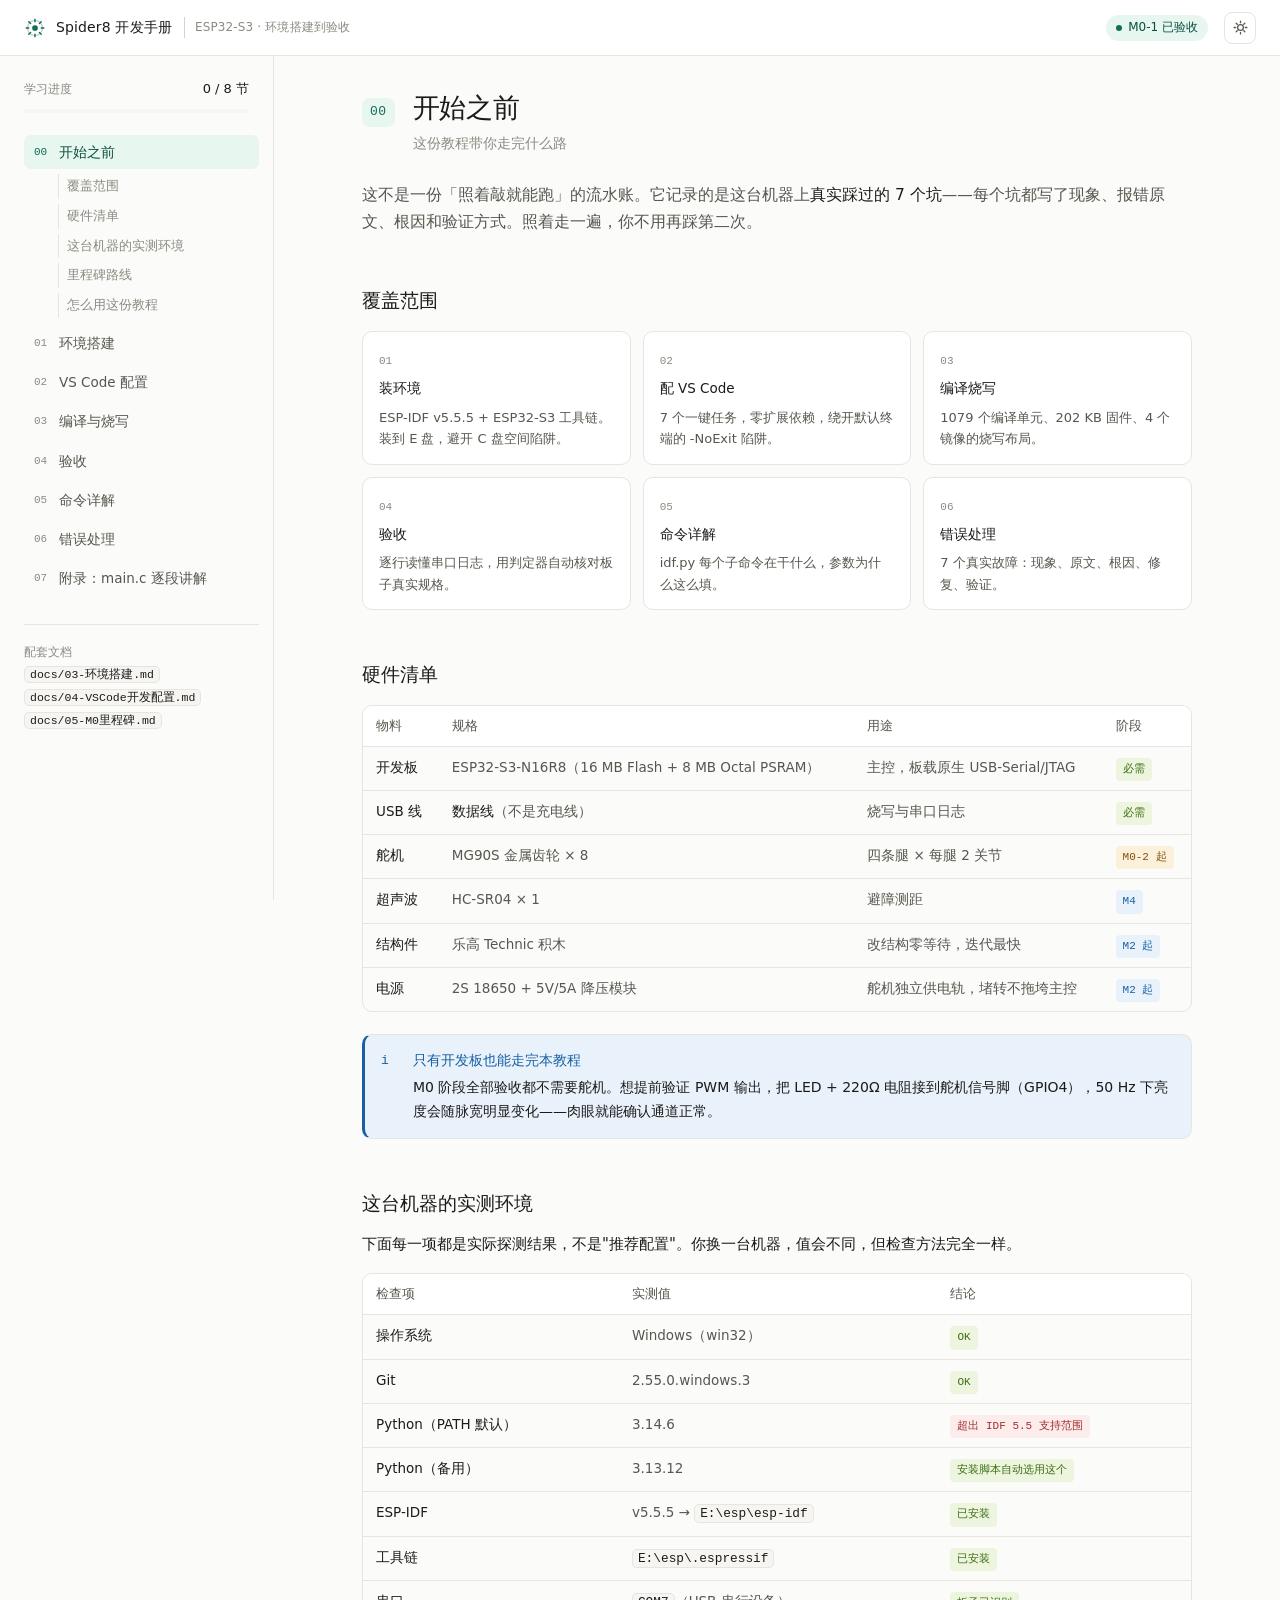
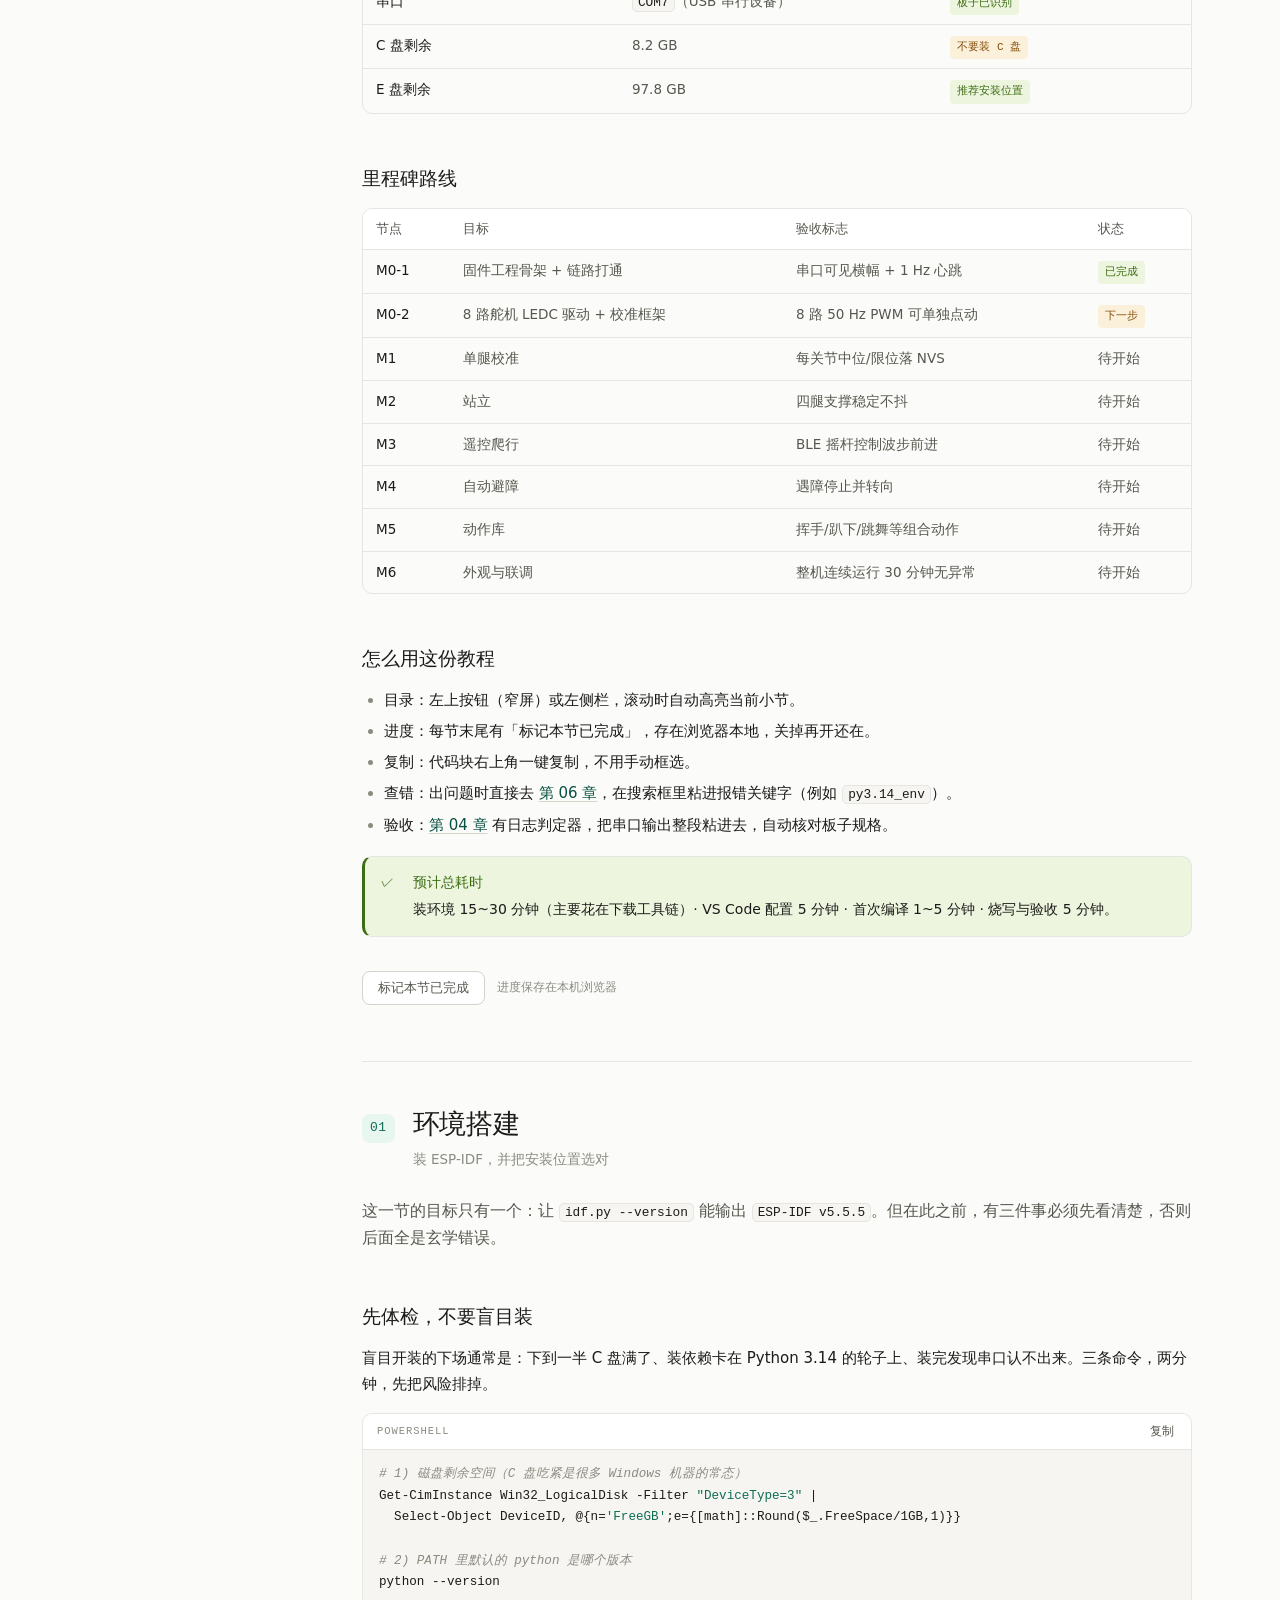
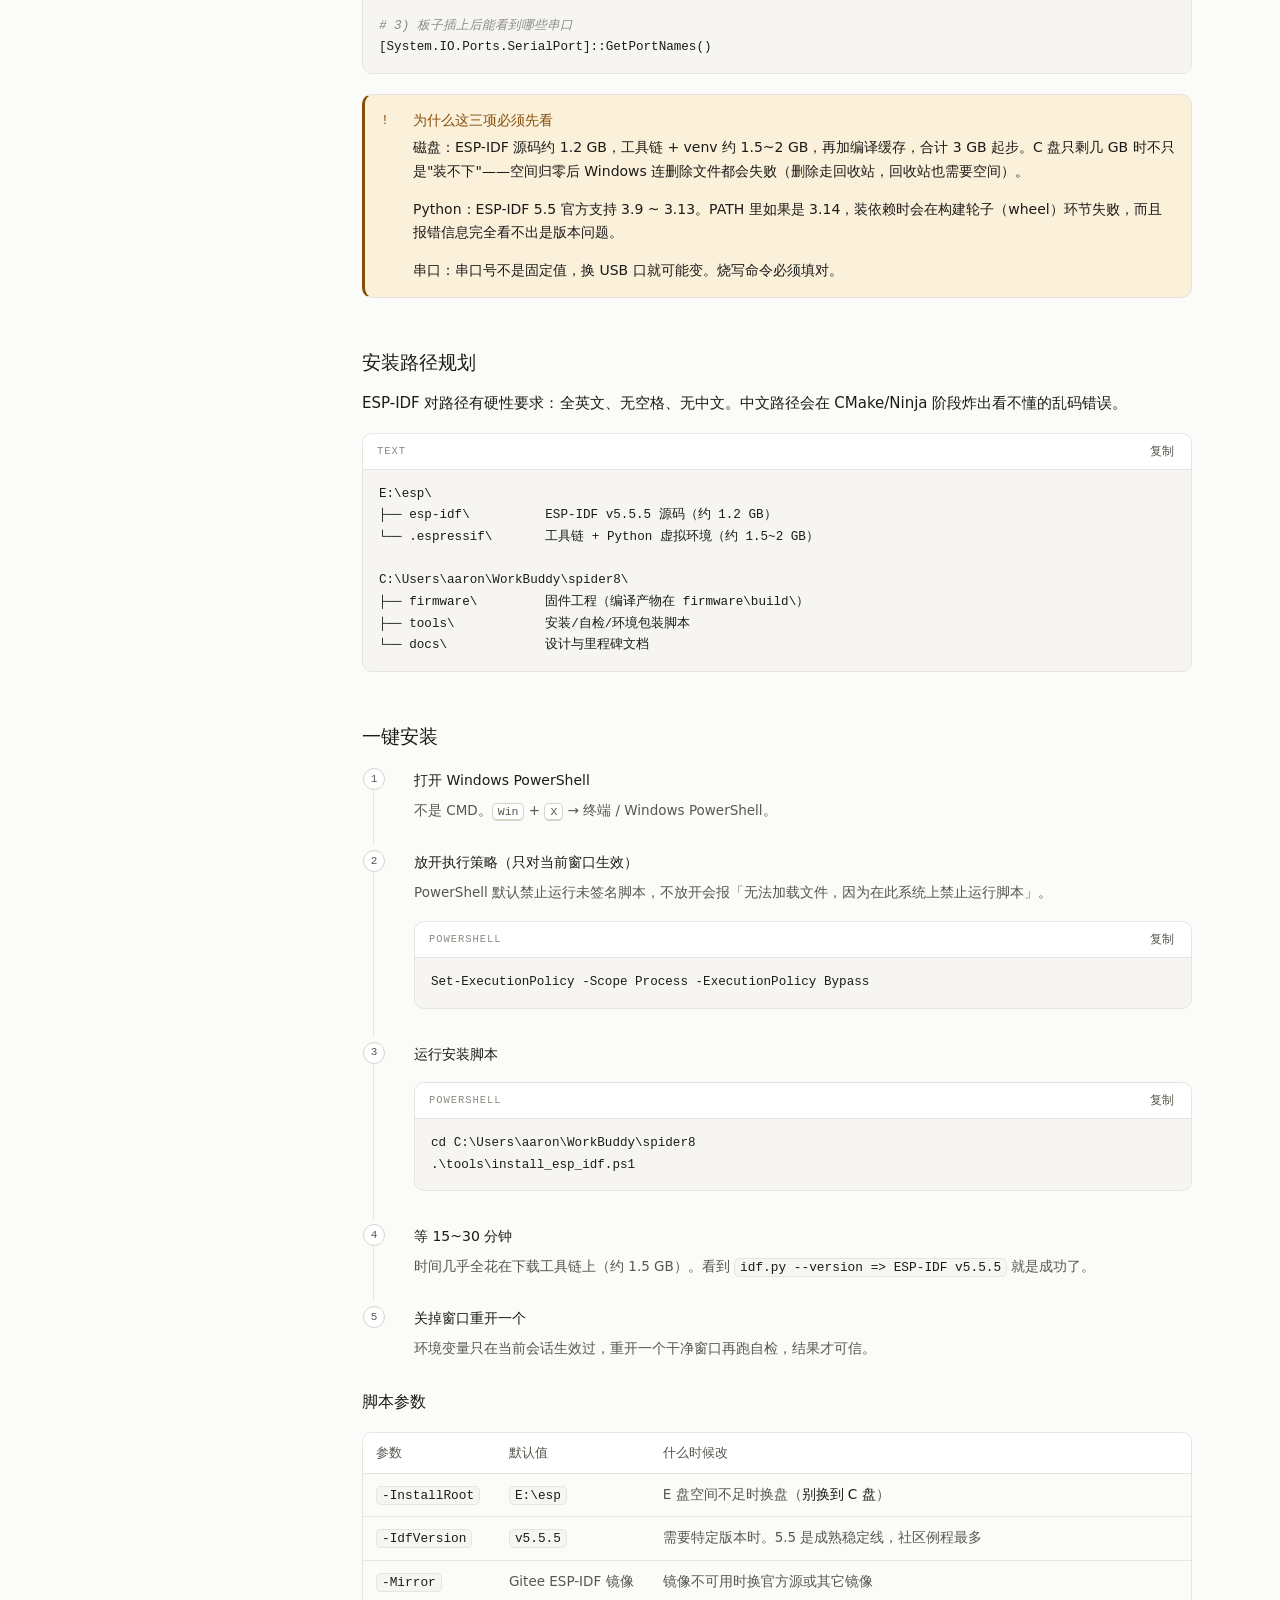
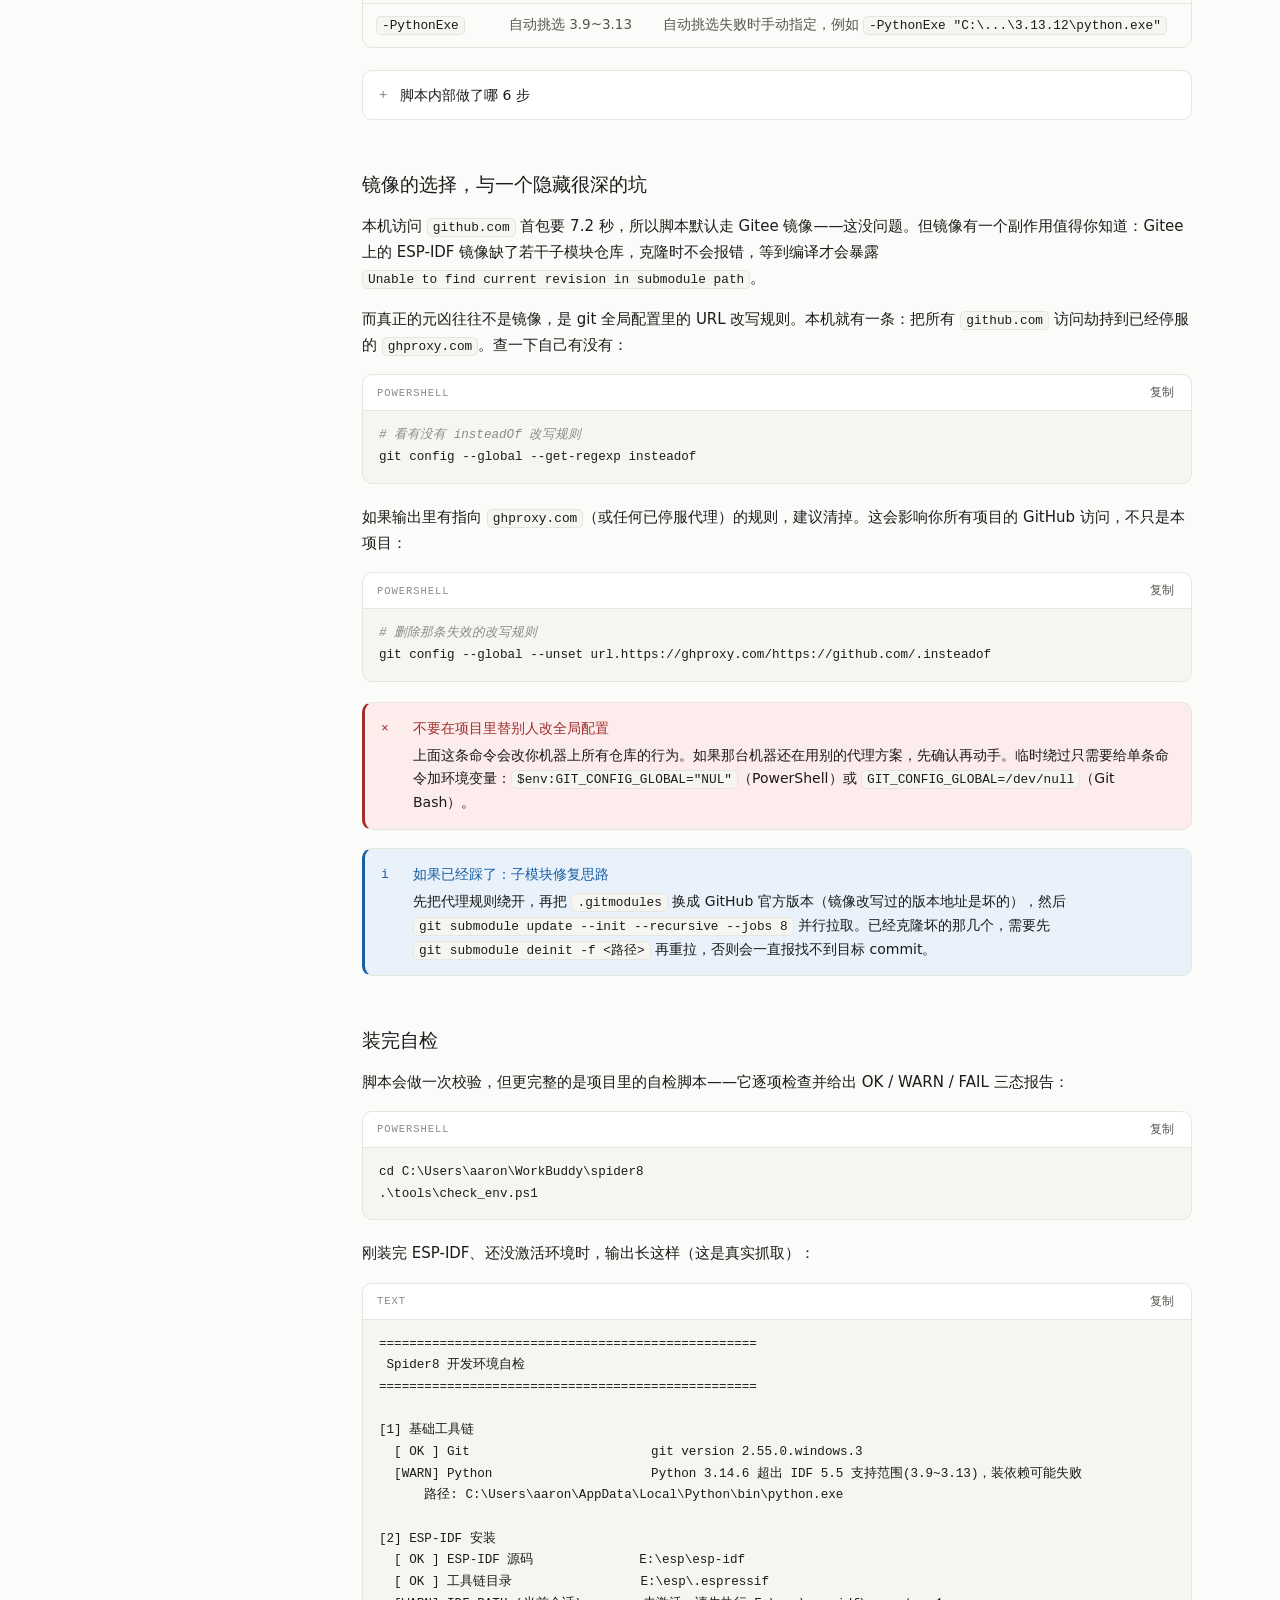
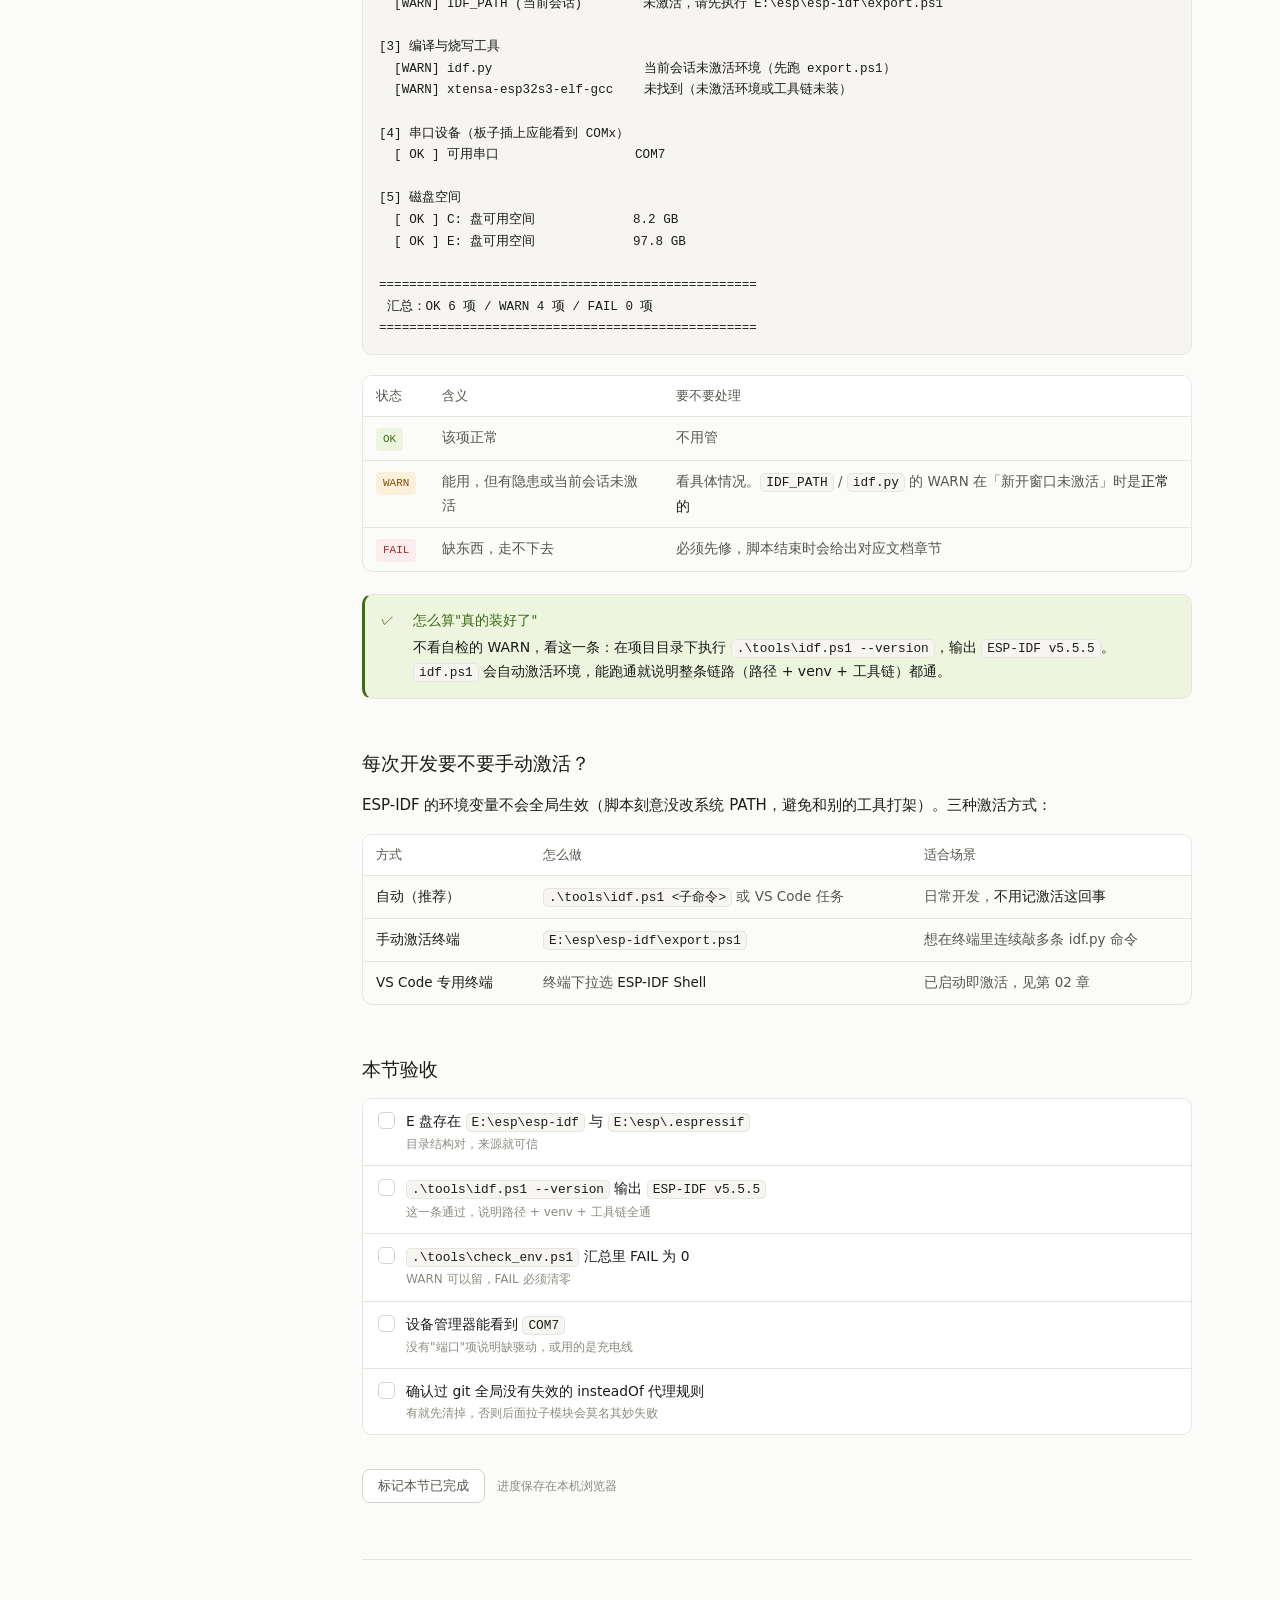
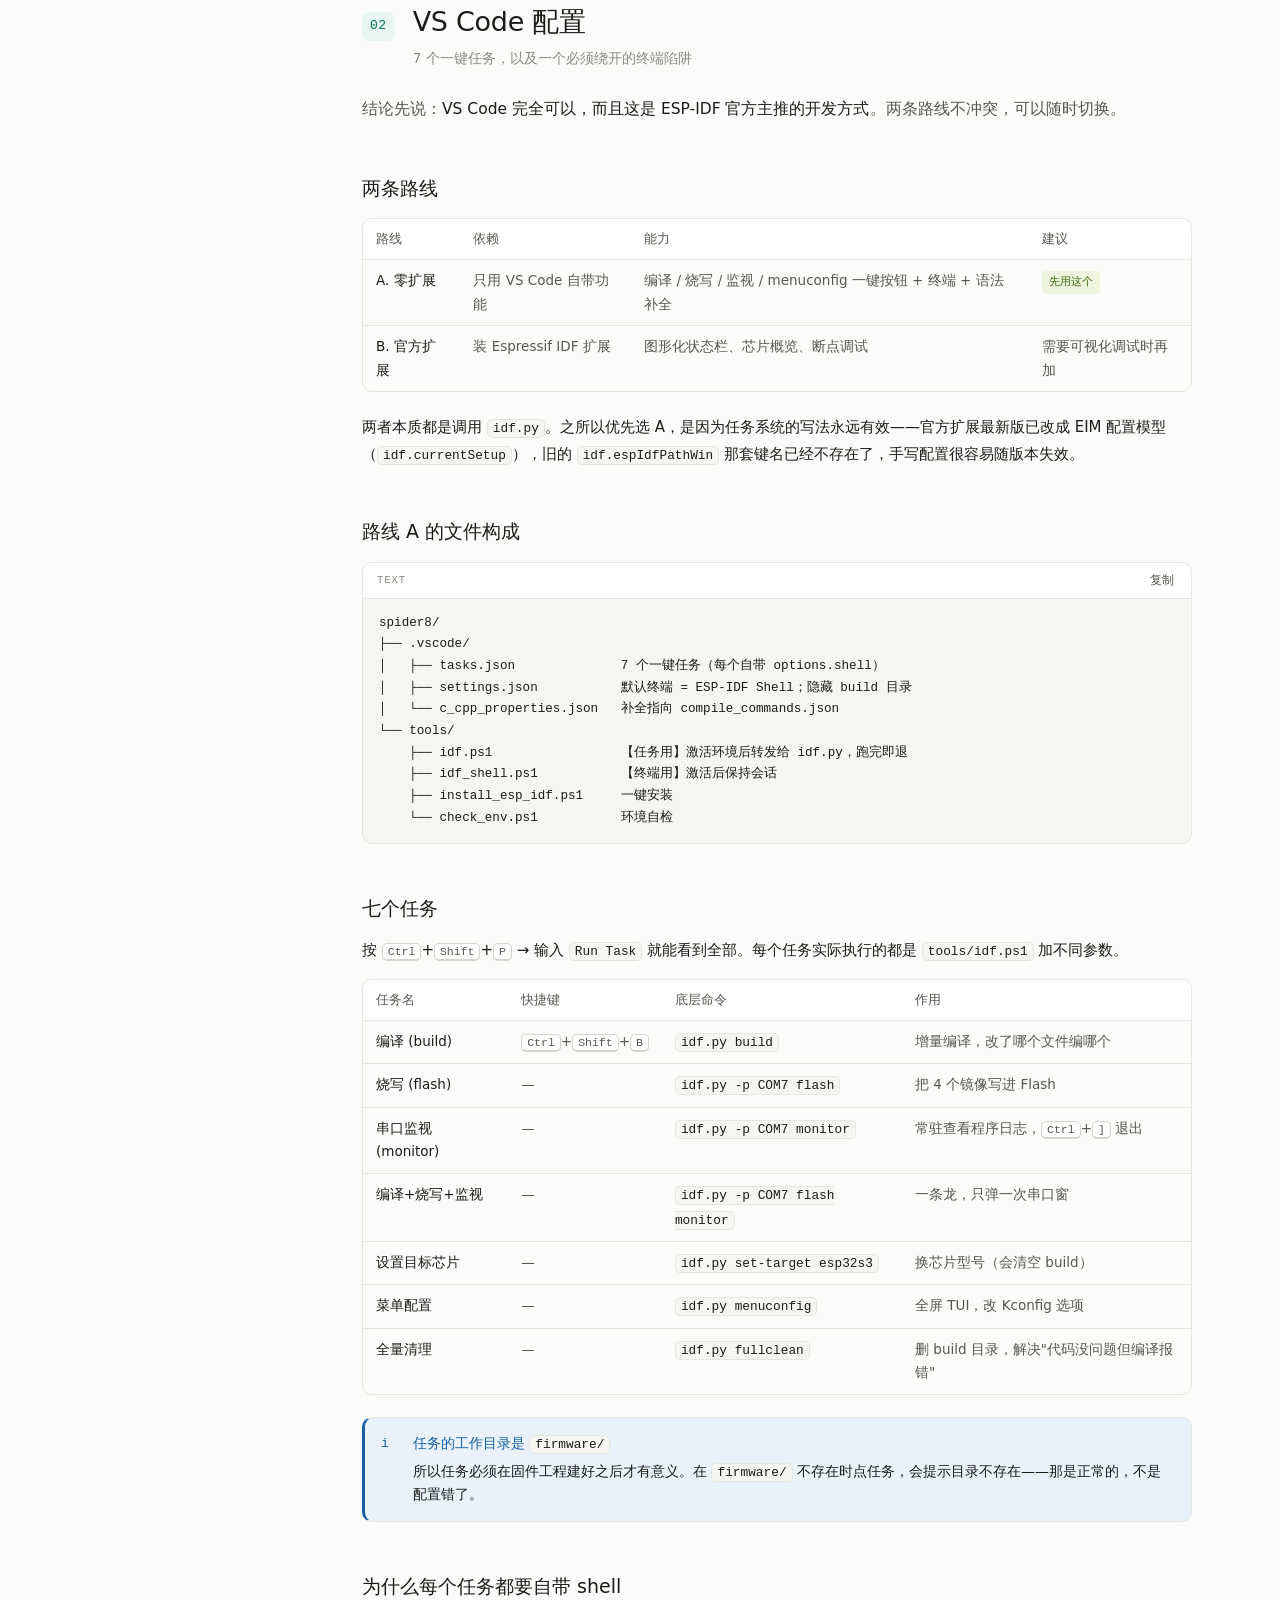
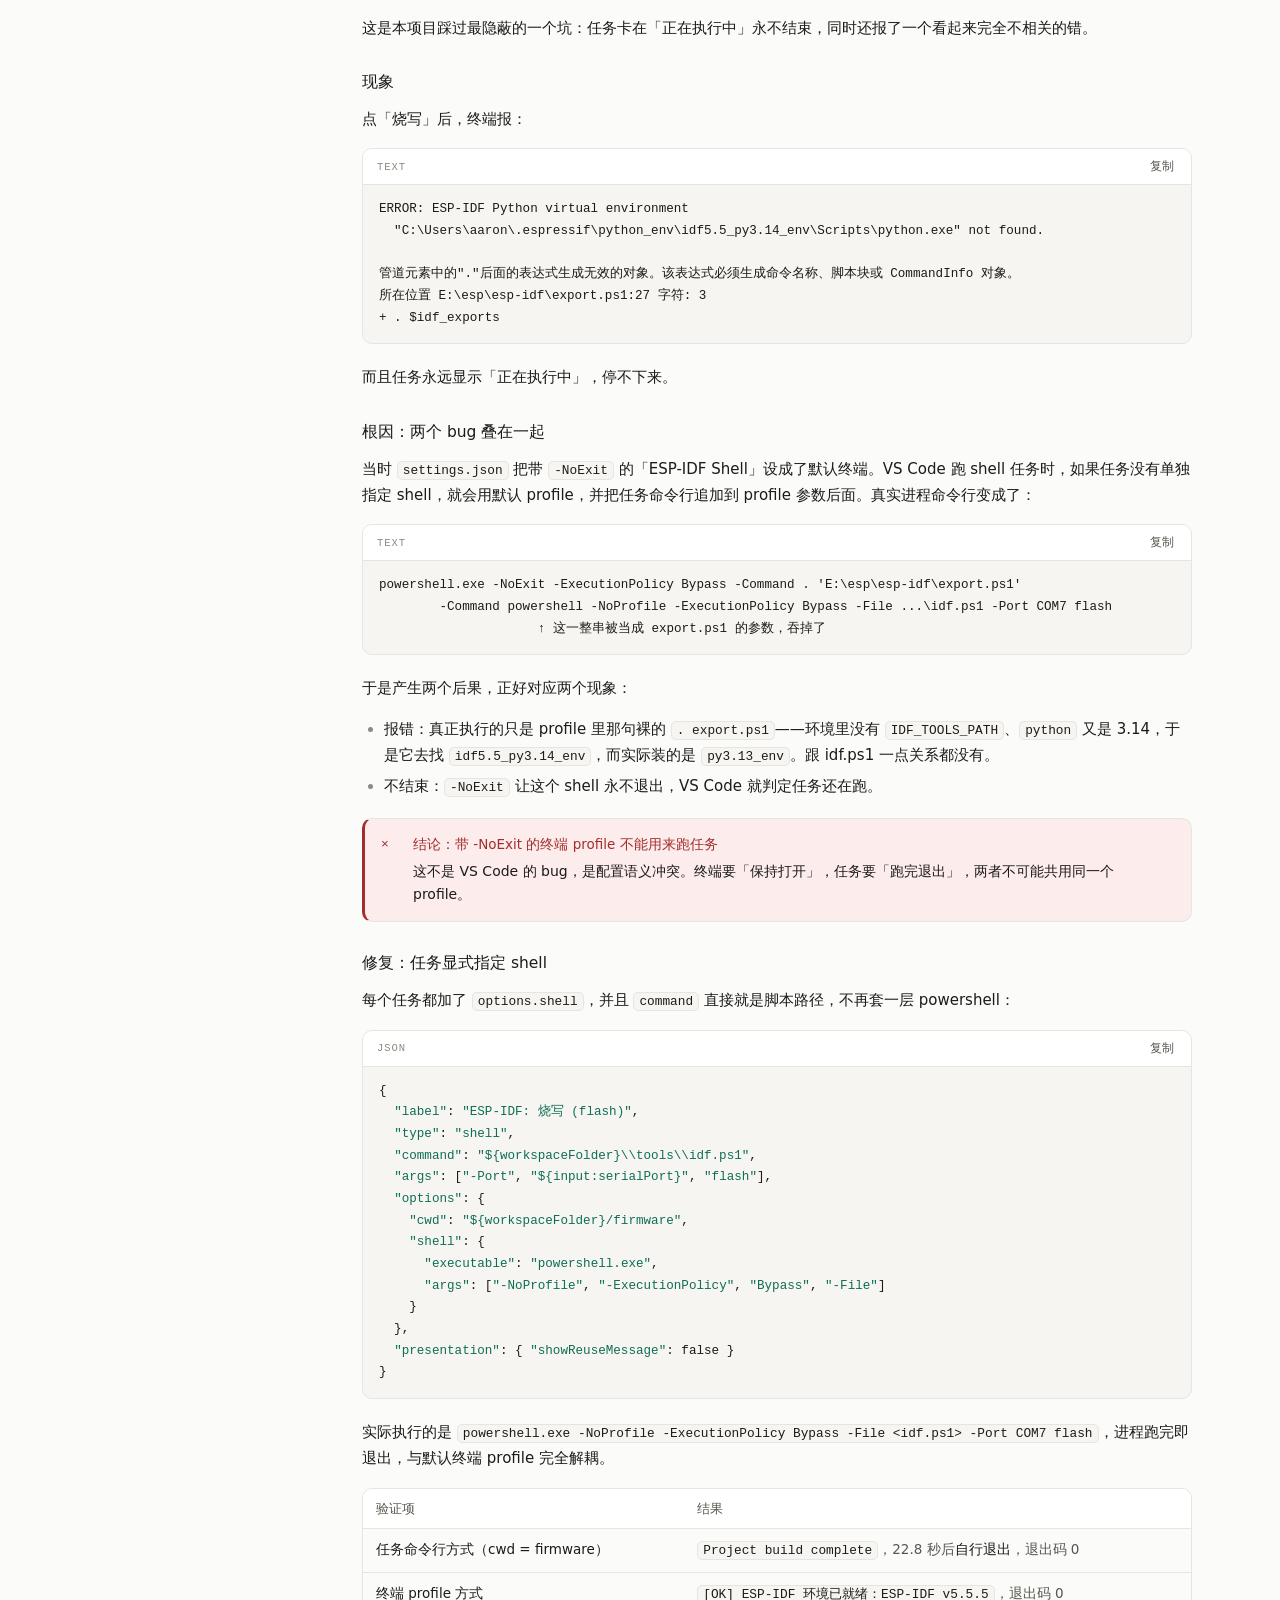
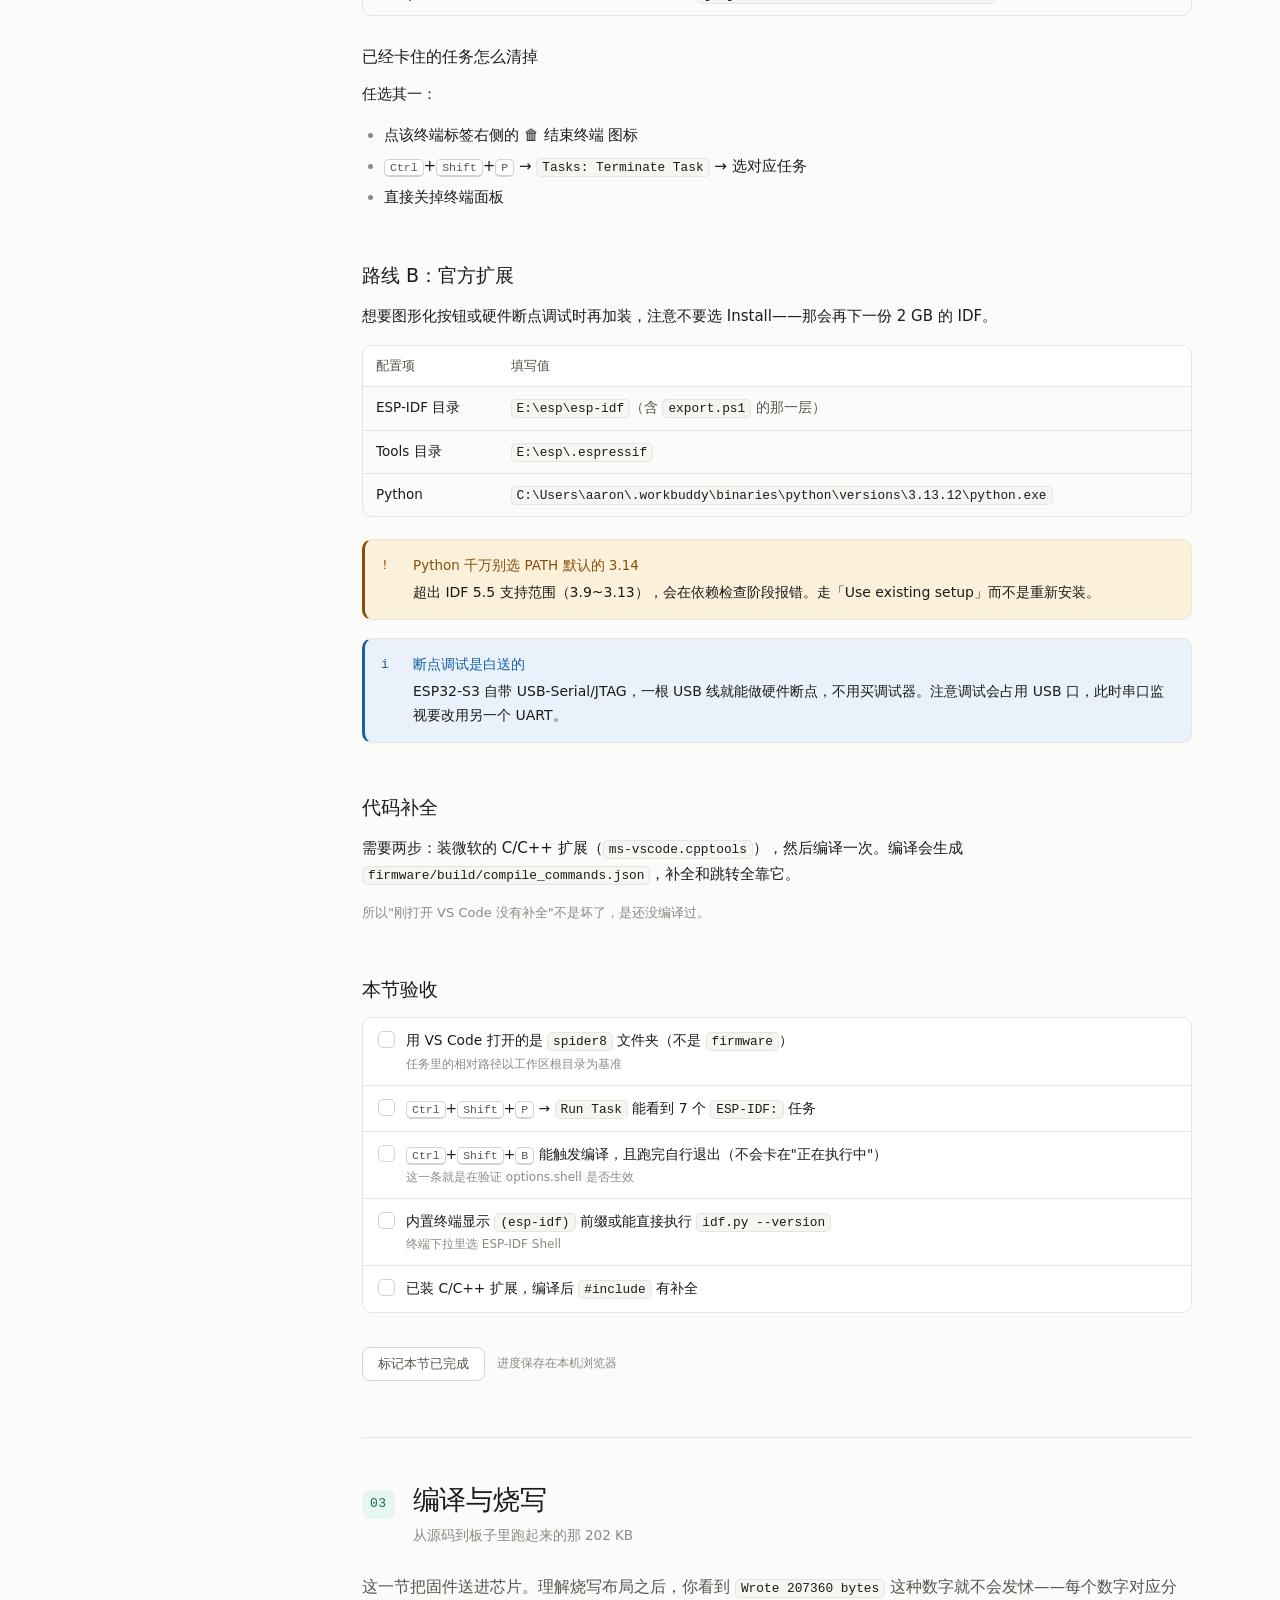
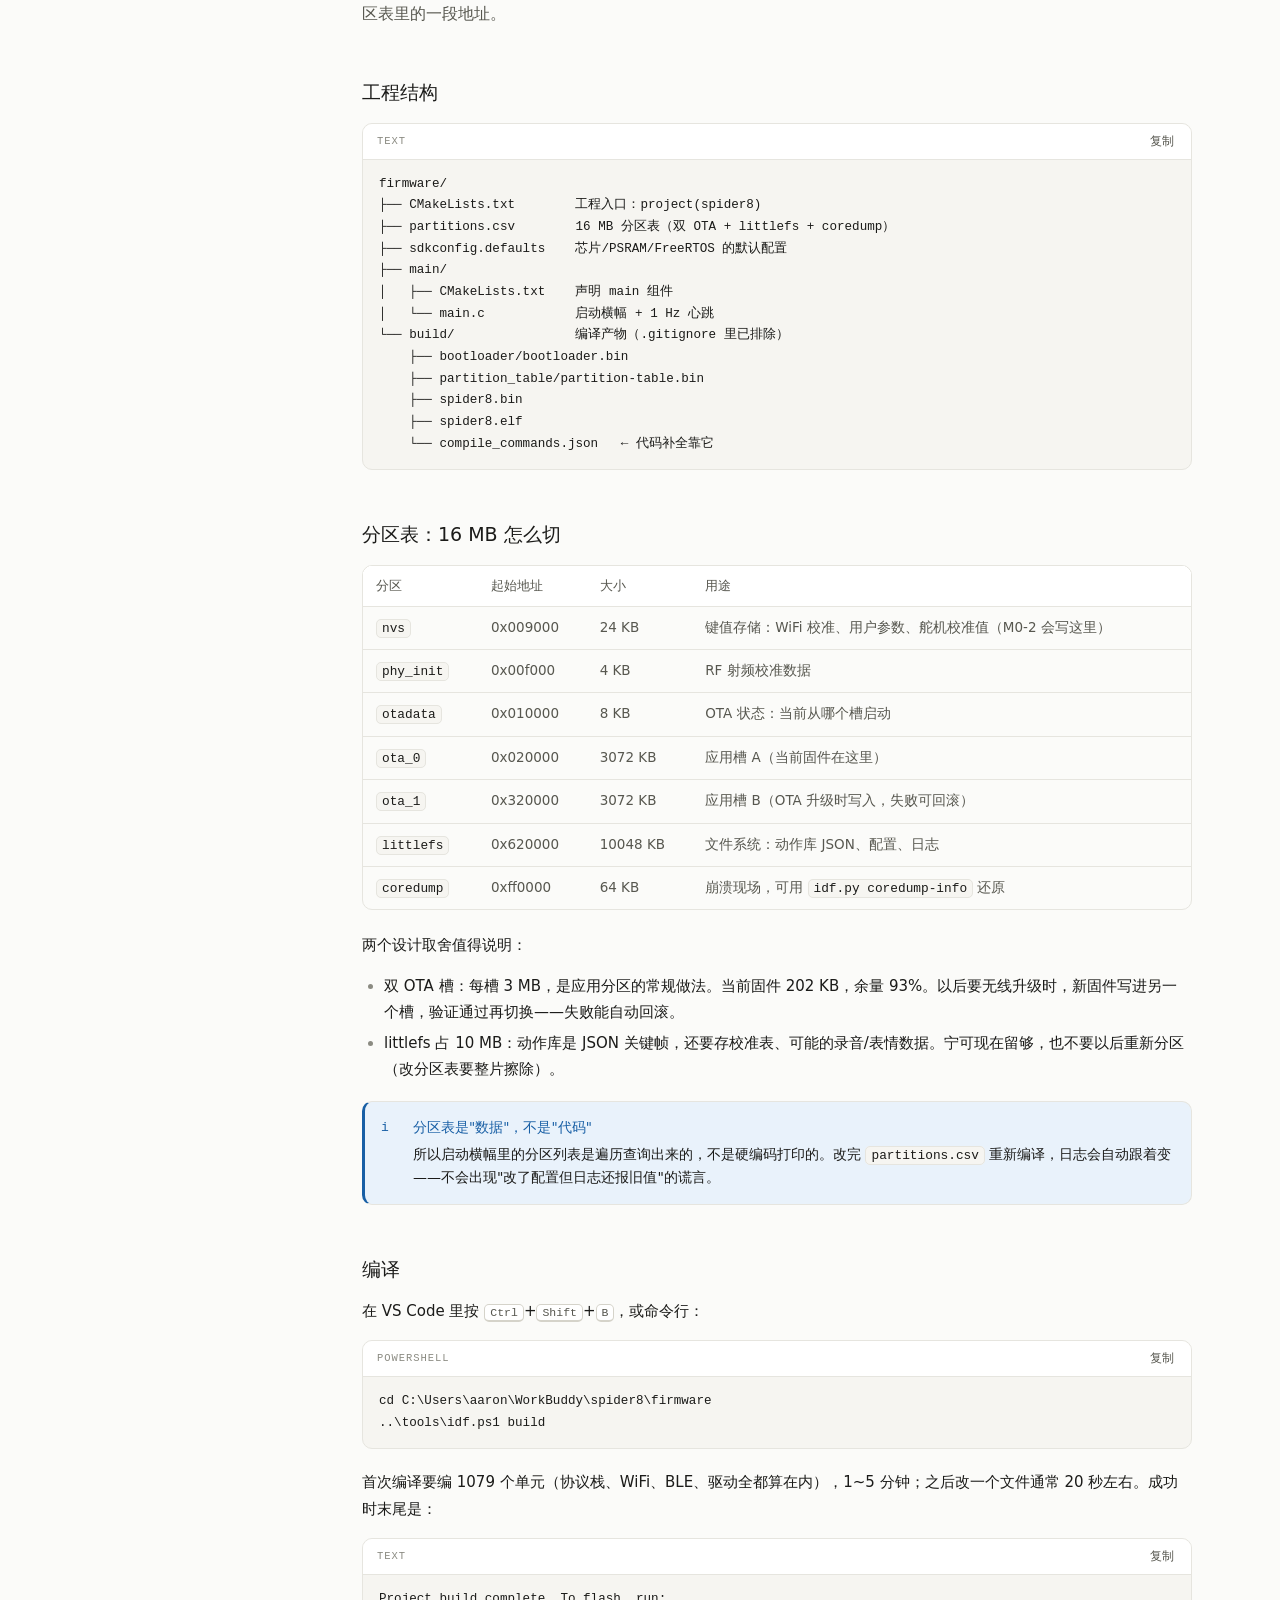
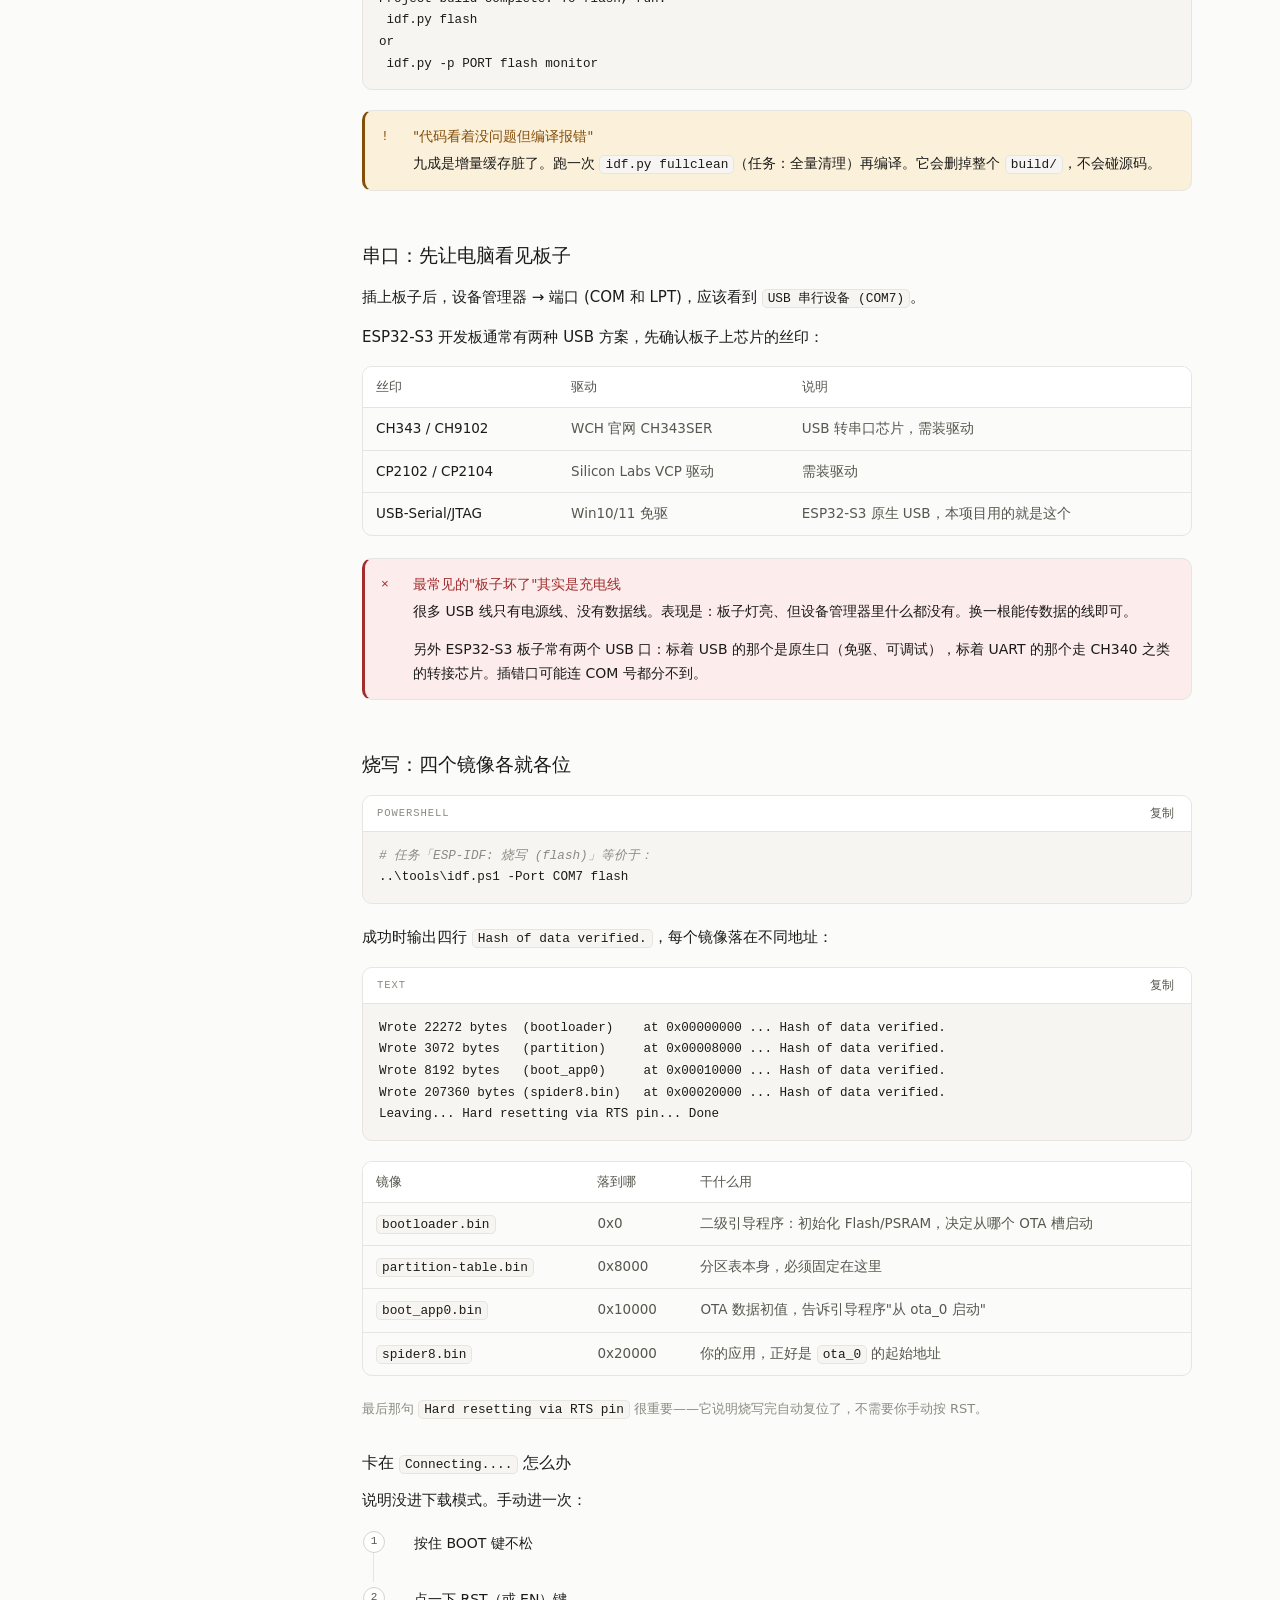
<file: docs/tutorial/index.html>
<!DOCTYPE html>
<html lang="zh-CN" data-theme="light">
<head>
<meta charset="utf-8">
<meta name="viewport" content="width=device-width, initial-scale=1">
<title>Spider8 开发手册 · 从零装通 ESP32-S3 环境</title>
<meta name="description" content="Spider8 四足蜘蛛机器人：ESP-IDF 环境搭建、VS Code 配置、编译烧写、验收与排错的完整交互教程">
<link rel="stylesheet" href="style.css">
</head>
<body>

<header class="topbar">
  <button class="menu-btn" id="menuBtn" aria-label="打开目录">
    <svg width="15" height="15" viewBox="0 0 16 16" fill="none" stroke="currentColor" stroke-width="1.6" stroke-linecap="round"><path d="M2 4h12M2 8h12M2 12h12"/></svg>
  </button>

  <div class="brand">
    <svg width="22" height="22" viewBox="0 0 24 24" fill="none">
      <circle cx="12" cy="12" r="3.1" fill="var(--accent)"/>
      <path d="M12 5.2V2.4M12 18.8v2.8M5.2 12H2.4M18.8 12h2.8M7.2 7.2L5.2 5.2M16.8 16.8l2 2M16.8 7.2l2-2M7.2 16.8l-2 2"
            stroke="var(--accent)" stroke-width="1.5" stroke-linecap="round"/>
      <circle cx="12" cy="12" r="8.2" stroke="var(--accent)" stroke-width="1.2" opacity=".35"/>
    </svg>
    <span>Spider8 开发手册</span>
    <span class="brand-sub">ESP32-S3 · 环境搭建到验收</span>
  </div>

  <div class="topbar-spacer"></div>

  <span class="pill"><span class="dot"></span>M0-1 已验收</span>

  <button class="icon-btn" id="themeBtn" title="切换深浅色" aria-label="切换深浅色">
    <svg id="themeIcon" width="15" height="15" viewBox="0 0 16 16" fill="none" stroke="currentColor" stroke-width="1.4" stroke-linecap="round">
      <circle cx="8" cy="8" r="3.1"/>
      <path d="M8 1.2v1.6M8 13.2v1.6M1.2 8h1.6M13.2 8h1.6M3.4 3.4l1.1 1.1M11.5 11.5l1.1 1.1M12.6 3.4l-1.1 1.1M4.5 11.5l-1.1 1.1"/>
    </svg>
  </button>

  <div class="readbar" id="readbar"></div>
</header>

<div class="app">
  <aside class="sidebar" id="sidebar">
    <div class="sb-progress">
      <div class="sb-progress-top">
        <span>学习进度</span>
        <b><span id="doneCount">0</span> / <span id="totalCount">0</span> 节</b>
      </div>
      <div class="bar"><i id="doneBar"></i></div>
    </div>

    <ul class="nav" id="nav"></ul>

    <div class="sb-foot">
      配套文档<br>
      <code>docs/03-环境搭建.md</code><br>
      <code>docs/04-VSCode开发配置.md</code><br>
      <code>docs/05-M0里程碑.md</code>
    </div>
  </aside>

  <main class="main" id="main"></main>
</div>

<button class="totop" id="toTop" title="回到顶部" aria-label="回到顶部">
  <svg width="14" height="14" viewBox="0 0 16 16" fill="none" stroke="currentColor" stroke-width="1.6" stroke-linecap="round" stroke-linejoin="round"><path d="M8 12.5V3.5M3.6 7.9L8 3.5l4.4 4.4"/></svg>
</button>

<div class="toast" id="toast"></div>

<script src="data.js"></script>
<script src="app.js"></script>
</body>
</html>
</file>
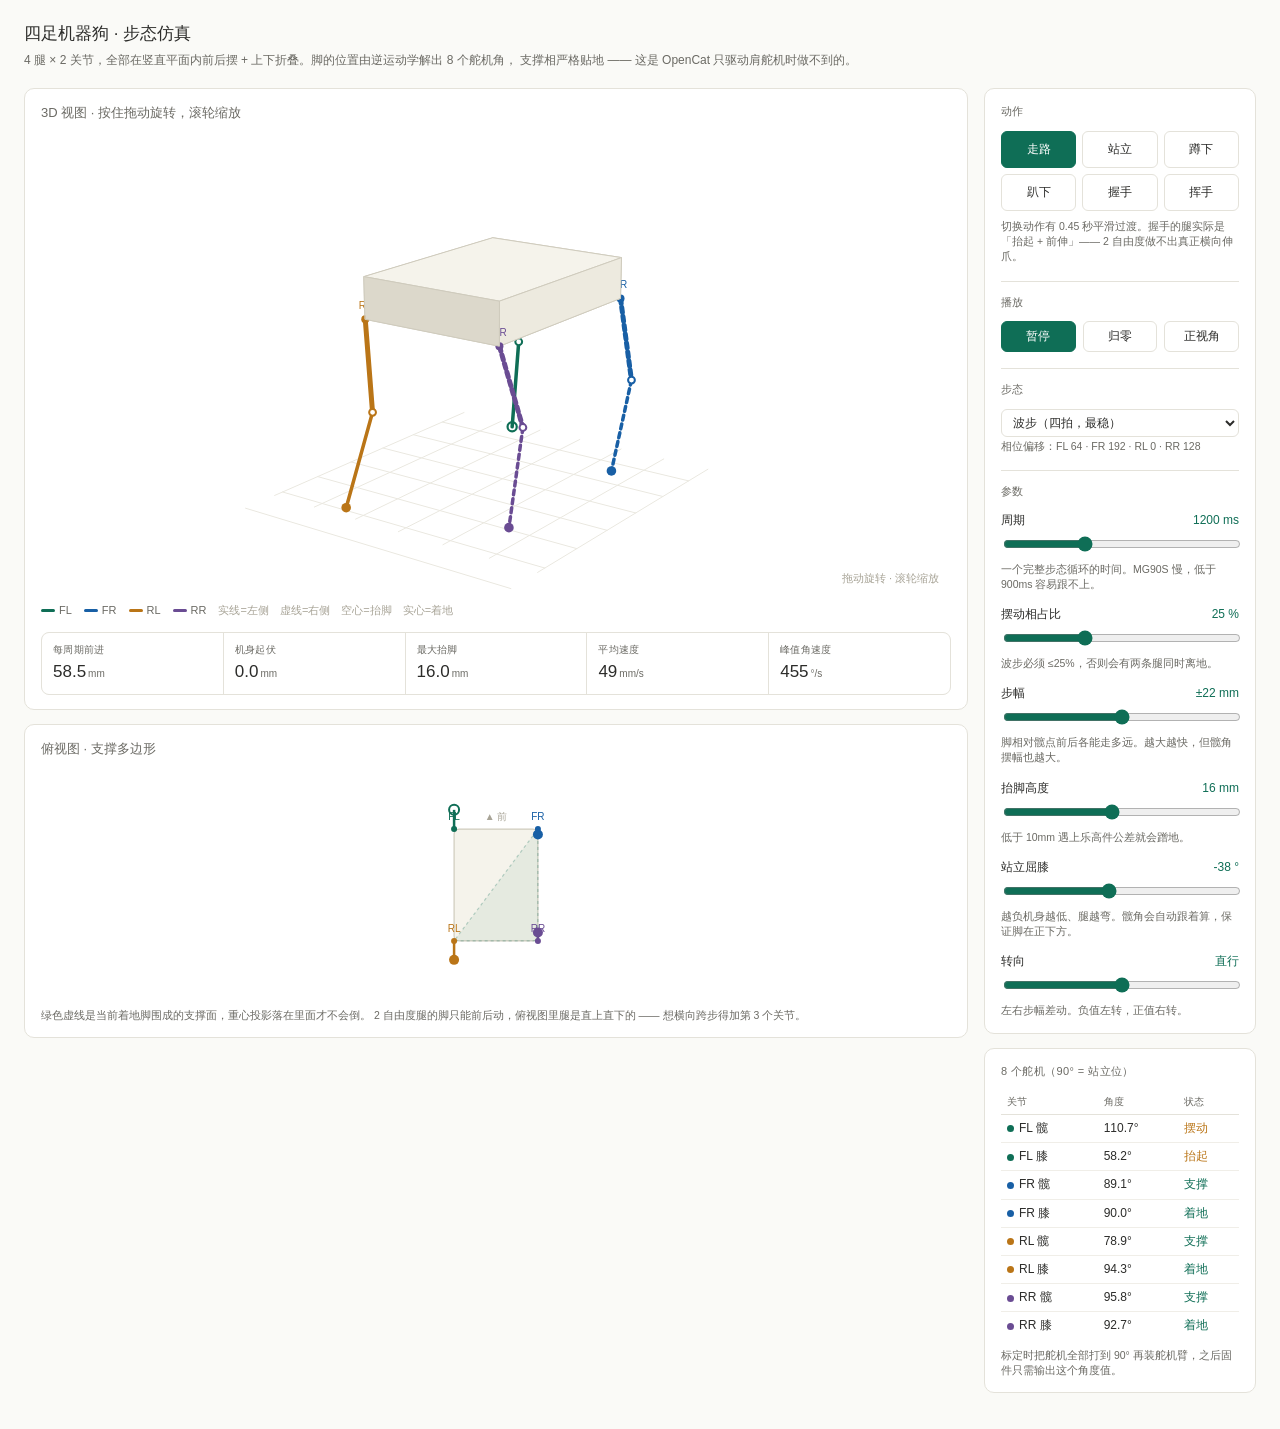
<file: tools/gait_sim/index.html>
<!DOCTYPE html>
<html lang="zh-CN">
<head>
<meta charset="UTF-8">
<meta name="viewport" content="width=device-width, initial-scale=1">
<title>四足机器狗 步态仿真</title>
<style>
  :root {
    --bg: #FAFAF7;
    --card: #FFFFFF;
    --line: #E4E2DA;
    --text: #2C2C2A;
    --muted: #6B6A64;
    --teal: #0F6E56;
    --teal-l: #E1F5EE;
    --amber: #BA7517;
    --blue: #185FA5;
    --red: #A32D2D;
    --purple: #6A4C93;
  }
  * { box-sizing: border-box; }
  body {
    margin: 0;
    padding: 20px 24px 36px;
    background: var(--bg);
    color: var(--text);
    font-family: -apple-system, BlinkMacSystemFont, "Segoe UI", "Microsoft YaHei", sans-serif;
    font-size: 13px;
    line-height: 1.6;
  }
  h1 { font-size: 17px; font-weight: 500; margin: 0 0 4px; }
  h2 { font-size: 13px; font-weight: 500; margin: 0 0 10px; color: var(--muted); }
  h3 {
    font-size: 11px; font-weight: 500; margin: 16px 0 10px;
    color: var(--muted); letter-spacing: .4px;
    padding-top: 12px; border-top: 1px solid var(--line);
  }
  h3:first-of-type { margin-top: 0; padding-top: 0; border-top: none; }
  .sub { color: var(--muted); font-size: 12px; margin: 0 0 18px; }
  .wrap { max-width: 1240px; margin: 0 auto; }

  .grid { display: grid; grid-template-columns: minmax(0,1fr) 272px; gap: 16px; align-items: start; }
  @media (max-width: 900px) { .grid { grid-template-columns: 1fr; } }

  .card {
    background: var(--card); border: 1px solid var(--line);
    border-radius: 10px; padding: 14px 16px;
  }
  .card + .card { margin-top: 14px; }

  canvas { display: block; width: 100%; border-radius: 6px; }
  /* 显示高度用 CSS 锁死：canvas 的 width/height attribute 会被
     fitCanvas 改写成物理像素，不能拿来当布局尺寸 */
  #scene { height: 460px; cursor: grab; touch-action: none; }
  #scene:active { cursor: grabbing; }
  #top   { height: 230px; }

  .metrics { display: grid; grid-template-columns: repeat(5, 1fr); gap: 1px; background: var(--line);
             border: 1px solid var(--line); border-radius: 8px; overflow: hidden; margin-top: 12px; }
  .metric { background: var(--card); padding: 9px 11px; }
  .metric .k { font-size: 10px; color: var(--muted); letter-spacing: .3px; }
  .metric .v { font-size: 17px; font-weight: 500; font-variant-numeric: tabular-nums; }
  .metric .u { font-size: 10px; color: var(--muted); font-weight: 400; margin-left: 2px; }
  @media (max-width: 700px) { .metrics { grid-template-columns: repeat(2, 1fr); } }

  .ctrl { margin-bottom: 13px; }
  .ctrl:last-child { margin-bottom: 0; }
  .ctrl .row { display: flex; justify-content: space-between; align-items: baseline; margin-bottom: 3px; }
  .ctrl label { font-size: 12px; }
  .ctrl .val { font-size: 12px; font-variant-numeric: tabular-nums; color: var(--teal); font-weight: 500; }
  input[type=range] { width: 100%; accent-color: var(--teal); height: 18px; }
  select {
    width: 100%; padding: 5px 7px; font-size: 12px; font-family: inherit;
    border: 1px solid var(--line); border-radius: 6px; background: var(--card); color: var(--text);
  }
  .hint { font-size: 10.5px; color: var(--muted); margin-top: 2px; line-height: 1.45; }

  .btnrow { display: flex; gap: 7px; margin-bottom: 14px; }
  button {
    padding: 6px 10px; font-size: 12px; font-family: inherit;
    border: 1px solid var(--line); background: var(--card); color: var(--text);
    border-radius: 6px; cursor: pointer;
  }
  button:hover { background: #F3F2EC; }
  button.on { background: var(--teal); color: #fff; border-color: var(--teal); }
  .btnrow button { flex: 1; }

  .acts { display: grid; grid-template-columns: repeat(3, 1fr); gap: 6px; }
  .acts button { padding: 9px 4px; }
  .acts button.on { background: var(--teal); color: #fff; border-color: var(--teal); }
  .acts button:disabled { opacity: .38; cursor: default; background: var(--card); }

  .servo { width: 100%; border-collapse: collapse; font-variant-numeric: tabular-nums; }
  .servo th {
    text-align: left; font-size: 10px; font-weight: 500; color: var(--muted);
    padding: 4px 6px; border-bottom: 1px solid var(--line); letter-spacing: .3px;
  }
  .servo td { padding: 4px 6px; border-bottom: 1px solid #F0EEE8; font-size: 12px; }
  .servo tr:last-child td { border-bottom: none; }
  .servo .sw { color: var(--amber); }
  .servo .st { color: var(--teal); }
  .dot { display: inline-block; width: 7px; height: 7px; border-radius: 50%; margin-right: 5px; vertical-align: middle; }

  .legend { display: flex; flex-wrap: wrap; gap: 12px; font-size: 11px; color: var(--muted); margin-top: 8px; }
  .legend span { display: flex; align-items: center; gap: 4px; }
  .legend i { width: 14px; height: 3px; border-radius: 2px; display: inline-block; }
</style>
</head>
<body>
<div class="wrap">
  <h1>四足机器狗 · 步态仿真</h1>
  <p class="sub">
    4 腿 × 2 关节，全部在竖直平面内前后摆 + 上下折叠。脚的位置由逆运动学解出 8 个舵机角，
    支撑相严格贴地 —— 这是 OpenCat 只驱动肩舵机时做不到的。
  </p>

  <div class="grid">
    <div>
      <div class="card">
        <h2>3D 视图 · 按住拖动旋转，滚轮缩放</h2>
        <canvas id="scene" data-h="460"></canvas>
        <div class="legend" id="legend"></div>
        <div class="metrics">
          <div class="metric"><div class="k">每周期前进</div><div class="v"><span id="mFwd">–</span><span class="u">mm</span></div></div>
          <div class="metric"><div class="k">机身起伏</div><div class="v"><span id="mBob">–</span><span class="u">mm</span></div></div>
          <div class="metric"><div class="k">最大抬脚</div><div class="v"><span id="mLift">–</span><span class="u">mm</span></div></div>
          <div class="metric"><div class="k">平均速度</div><div class="v"><span id="mSpd">–</span><span class="u">mm/s</span></div></div>
          <div class="metric"><div class="k">峰值角速度</div><div class="v"><span id="mRate">–</span><span class="u">°/s</span></div></div>
        </div>
      </div>

      <div class="card">
        <h2>俯视图 · 支撑多边形</h2>
        <canvas id="top" data-h="230"></canvas>
        <div class="hint" style="margin-top:8px">
          绿色虚线是当前着地脚围成的支撑面，重心投影落在里面才不会倒。
          2 自由度腿的脚只能前后动，俯视图里腿是直上直下的 —— 想横向跨步得加第 3 个关节。
        </div>
      </div>
    </div>

    <div>
      <div class="card">
        <h3>动作</h3>
        <div class="acts">
          <button id="act-walk">走路</button>
          <button id="act-stand">站立</button>
          <button id="act-crouch">蹲下</button>
          <button id="act-lie">趴下</button>
          <button id="act-shake">握手</button>
          <button id="act-wave">挥手</button>
        </div>
        <div class="hint" style="margin-top:8px">
          切换动作有 0.45 秒平滑过渡。握手的腿实际是「抬起 + 前伸」——
          2 自由度做不出真正横向伸爪。
        </div>

        <h3>播放</h3>
        <div class="btnrow">
          <button id="playBtn" class="on">暂停</button>
          <button id="resetBtn">归零</button>
          <button id="camBtn">正视角</button>
        </div>

        <h3>步态</h3>
        <select id="pattern"></select>
        <div class="hint" id="patternHint"></div>

        <h3>参数</h3>
        <div class="ctrl">
          <div class="row"><label>周期</label><span class="val"><span id="vPeriod"></span> ms</span></div>
          <input type="range" id="period" min="600" max="2400" step="50">
          <div class="hint">一个完整步态循环的时间。MG90S 慢，低于 900ms 容易跟不上。</div>
        </div>

        <div class="ctrl">
          <div class="row"><label>摆动相占比</label><span class="val"><span id="vDuty"></span> %</span></div>
          <input type="range" id="duty" min="15" max="45" step="1">
          <div class="hint">波步必须 ≤25%，否则会有两条腿同时离地。</div>
        </div>

        <div class="ctrl">
          <div class="row"><label>步幅</label><span class="val">±<span id="vStride"></span> mm</span></div>
          <input type="range" id="stride" min="10" max="34" step="1">
          <div class="hint">脚相对髋点前后各能走多远。越大越快，但髋角摆幅也越大。</div>
        </div>

        <div class="ctrl">
          <div class="row"><label>抬脚高度</label><span class="val"><span id="vLift"></span> mm</span></div>
          <input type="range" id="lift" min="6" max="28" step="1">
          <div class="hint">低于 10mm 遇上乐高件公差就会蹭地。</div>
        </div>

        <div class="ctrl">
          <div class="row"><label>站立屈膝</label><span class="val"><span id="vKnee"></span> °</span></div>
          <input type="range" id="knee" min="-60" max="-10" step="1">
          <div class="hint">越负机身越低、腿越弯。髋角会自动跟着算，保证脚在正下方。</div>
        </div>

        <div class="ctrl">
          <div class="row"><label>转向</label><span class="val"><span id="vTurn"></span></span></div>
          <input type="range" id="turn" min="-100" max="100" step="5">
          <div class="hint">左右步幅差动。负值左转，正值右转。</div>
        </div>
      </div>

      <div class="card">
        <h3>8 个舵机（90° = 站立位）</h3>
        <table class="servo">
          <thead><tr><th>关节</th><th>角度</th><th>状态</th></tr></thead>
          <tbody id="servoBody"></tbody>
        </table>
        <div class="hint" style="margin-top:8px">
          标定时把舵机全部打到 90° 再装舵机臂，之后固件只需输出这个角度值。
        </div>
      </div>
    </div>
  </div>
</div>

<script src="gait_core.js"></script>
<script>
(function () {
  'use strict';
  var G = window.DogGait;

  var COLORS = { FL: '#0F6E56', FR: '#185FA5', RL: '#BA7517', RR: '#6A4C93' };
  var DASH   = { FL: [], FR: [5, 4], RL: [], RR: [5, 4] };

  var par = Object.assign({}, G.DEFAULTS);
  var state = G.createState();
  var playing = true;
  var lastTs = 0;
  var nowMs = 0;
  var metrics = null;
  var curLegs = null;

  /* --------------------------------------------------------------- 动作 */
  /* kneeOff: 相对"站立屈膝"滑块的偏移；leg/dy/lift: 单腿动作 */
  var ACTS = {
    walk:   { label: '走路' },
    stand:  { label: '站立', kneeOff: 0 },
    crouch: { label: '蹲下', kneeOff: -22 },
    lie:    { label: '趴下', kneeOff: -57 },
    shake:  { label: '握手', kneeOff: 0, leg: 'FR', dy: 22, lift: 34 },
    wave:   { label: '挥手', kneeOff: 0, leg: 'FR', dy: 20, lift: 30, wave: true },
  };

  var actName = 'walk';
  var actStart = 0;
  var blend = 1;          /* 1 = 纯步态，0 = 纯姿态 */
  var blendFrom = 1;

  function clamp(v, lo, hi) { return v < lo ? lo : (v > hi ? hi : v); }
  function smoothstep(t) { return t * t * (3 - 2 * t); }

  function setAction(name, t) {
    if (!ACTS[name]) return;
    actName = name;
    actStart = t;
    blendFrom = blend;
    var keys = Object.keys(ACTS);
    for (var i = 0; i < keys.length; i++) {
      var el = document.getElementById('act-' + keys[i]);
      if (el) el.classList.toggle('on', keys[i] === name);
    }
  }

  /* 动作姿态：所有腿按同一屈膝角，单腿可加抬升/前伸 */
  function poseLegs(t) {
    var cfg = ACTS[actName] || ACTS.walk;
    var knee = par.standKneeDeg + (cfg.kneeOff || 0);
    var Hp = G.hipHeightFor(par, knee);
    var out = [];

    for (var i = 0; i < G.LEGS.length; i++) {
      var leg = G.LEGS[i];
      var dy = 0, lift = 0;
      if (cfg.leg === leg.id) {
        dy = cfg.dy || 0;
        lift = cfg.lift || 0;
        if (cfg.wave) lift += Math.sin((t - actStart) * 0.008) * 9;
      }
      var ik = G.ik2(par, dy, Hp - lift);
      var st = {
        hipDeg: ik.hipDeg, kneeDeg: ik.kneeDeg,
        swinging: lift > 3, phase: 0, u: 0, clamped: ik.clamped,
      };
      out.push({ leg: leg, st: st, foot: G.footPos(par, leg, st, Hp), hipH: Hp });
    }
    return out;
  }

  /* 步态与动作的混合结果：每帧只算一次，供三个视图共用 */
  function computeLegs(t) {
    var phase = (state.t / par.periodMs) % 1;
    var gait = G.solve(par, phase);
    var Hg = G.hipHeightOf(par);
    for (var i = 0; i < gait.length; i++) gait[i].hipH = Hg;

    /* blend 渐变 */
    var k = clamp((t - actStart) / 450, 0, 1);
    blend = blendFrom + ((actName === 'walk' ? 1 : 0) - blendFrom) * smoothstep(k);

    if (blend > 0.999) return gait;

    var pose = poseLegs(t);
    if (blend < 0.001) return pose;

    var out = [];
    for (var j = 0; j < 4; j++) {
      var g = gait[j], p = pose[j];
      var st = {
        hipDeg: p.st.hipDeg + (g.st.hipDeg - p.st.hipDeg) * blend,
        kneeDeg: p.st.kneeDeg + (g.st.kneeDeg - p.st.kneeDeg) * blend,
        swinging: blend > 0.5 ? g.st.swinging : p.st.swinging,
        phase: g.st.phase, u: g.st.u, clamped: g.st.clamped || p.st.clamped,
      };
      var hipH = p.hipH + (g.hipH - p.hipH) * blend;
      out.push({ leg: g.leg, st: st, foot: G.footPos(par, g.leg, st, hipH), hipH: hipH });
    }
    return out;
  }

  /* ------------------------------------------------------------ 画布工具 */
  /* 逻辑高度从 data-h 读（CSS 也锁了同样的值）。
     ⚠ 不能用 height attribute：fitCanvas 会把它改写成物理像素，
       下一帧再读就翻倍，画布每帧扩大一倍并清空 —— 图形"一闪而过"就是这个。 */
  function fitCanvas(cv) {
    var dpr = window.devicePixelRatio || 1;
    var w = cv.clientWidth;
    var h = parseInt(cv.dataset.h, 10);
    if (!h || !w) return null;              /* 布局未就绪时跳过本帧，防 NaN */
    var pw = Math.round(w * dpr), ph = Math.round(h * dpr);
    if (cv.width !== pw || cv.height !== ph) {
      cv.width = pw;
      cv.height = ph;
    }
    var ctx = cv.getContext('2d');
    ctx.setTransform(dpr, 0, 0, dpr, 0, 0);
    return { ctx: ctx, w: w, h: h };
  }

  function roundRect(ctx, x, y, w, h, r) {
    ctx.beginPath();
    ctx.moveTo(x + r, y);
    ctx.arcTo(x + w, y, x + w, y + h, r);
    ctx.arcTo(x + w, y + h, x, y + h, r);
    ctx.arcTo(x, y + h, x, y, r);
    ctx.arcTo(x, y, x + w, y, r);
    ctx.closePath();
  }

  /* ------------------------------------------------------------ 3D 相机 */
  var cam = { yaw: -0.62, pitch: 0.30, zoom: 1 };
  var CAM_HOME = { yaw: -0.62, pitch: 0.30, zoom: 1 };

  /* 返回一个投影函数：输入"相对机身"的 (x, y, z绝对高度)，输出屏幕坐标 + 深度 */
  function makeProjector(W, H) {
    var scale = Math.min(W, H * 1.15) / 300 * cam.zoom;
    var ox = W / 2, oy = H / 2 + 6;
    var cy = Math.cos(cam.yaw), sy = Math.sin(cam.yaw);
    var cp = Math.cos(cam.pitch), sp = Math.sin(cam.pitch);
    var targetZ = 68;
    /* 相机距离要远大于模型尺寸（模型半径约 130mm）。太近时近处地面被
       透视放大数倍，坐标直接飞出画布 —— 900 是权衡后的值。 */
    var dist = 900;

    return function (x, yRel, zAbs) {
      var dz = zAbs - targetZ;
      var rx = x * cy - yRel * sy;
      var ry = x * sy + yRel * cy;
      var up = dz * cp + ry * sp;          /* 屏幕竖直方向 */
      var depth = ry * cp - dz * sp;       /* 越大越远 */
      var k = dist / (dist + depth);
      return { x: ox + rx * k * scale, y: oy - up * k * scale, d: depth };
    };
  }

  /* ------------------------------------------------------------ 3D 绘制 */
  function drawScene(legs) {
    var o = fitCanvas(document.getElementById('scene'));
    if (!o) return;
    var ctx = o.ctx, W = o.w, H = o.h;
    ctx.clearRect(0, 0, W, H);

    var proj = makeProjector(W, H);
    var camY = state.body.y;
    var camZ = state.body.z;
    var hipH = legs[0] ? legs[0].hipH : G.hipHeightOf(par);

    /* 地面网格（随前进滚动）。范围不能太大：超出视口的点会被透视放大后
       顶到画布外，±90mm 刚好盖住机身投影 + 一点余量。 */
    var step = 30, ext = 90;
    ctx.strokeStyle = '#EAE8E0';
    ctx.lineWidth = 1;
    var g0 = Math.floor((camY - ext) / step) * step;
    for (var gy = g0; gy <= camY + ext; gy += step) {
      var a = proj(-ext, gy - camY, 0), b = proj(ext, gy - camY, 0);
      ctx.beginPath(); ctx.moveTo(a.x, a.y); ctx.lineTo(b.x, b.y); ctx.stroke();
    }
    for (var gx = -ext; gx <= ext; gx += step) {
      var c = proj(gx, -ext, 0), d = proj(gx, ext, 0);
      ctx.beginPath(); ctx.moveTo(c.x, c.y); ctx.lineTo(d.x, d.y); ctx.stroke();
    }

    /* 机身盒子 8 个角 */
    var zb = hipH + camZ, zt = zb + 24;
    var hw = par.bodyWid / 2, hl = par.bodyLen / 2;
    var cs = [
      [-hw, -hl, zb], [hw, -hl, zb], [hw, hl, zb], [-hw, hl, zb],
      [-hw, -hl, zt], [hw, -hl, zt], [hw, hl, zt], [-hw, hl, zt],
    ].map(function (p) { return proj(p[0], p[1], p[2]); });

    var FACES = [
      { idx: [4, 5, 6, 7], fill: '#F5F3EB', stroke: '#CFCBBD' },  /* 顶 */
      { idx: [3, 2, 6, 7], fill: '#E7E4D9', stroke: '#CFCBBD' },  /* 前 */
      { idx: [0, 1, 5, 4], fill: '#DCD8CB', stroke: '#CFCBBD' },  /* 后 */
      { idx: [0, 3, 7, 4], fill: '#E3DFD3', stroke: '#CFCBBD' },  /* 左 */
      { idx: [1, 2, 6, 5], fill: '#EDEADF', stroke: '#CFCBBD' },  /* 右 */
      { idx: [0, 1, 2, 3], fill: '#D3CFC0', stroke: '#CFCBBD' },  /* 底 */
    ];

    var items = [];
    FACES.forEach(function (fc) {
      var pts = fc.idx.map(function (i) { return cs[i]; });
      var dep = 0;
      for (var i = 0; i < pts.length; i++) dep += pts[i].d;
      dep /= pts.length;
      items.push({ d: dep, draw: function () {
        ctx.beginPath();
        ctx.moveTo(pts[0].x, pts[0].y);
        for (var i = 1; i < pts.length; i++) ctx.lineTo(pts[i].x, pts[i].y);
        ctx.closePath();
        ctx.fillStyle = fc.fill;
        ctx.fill();
        ctx.strokeStyle = fc.stroke;
        ctx.lineWidth = 1;
        ctx.stroke();
      } });
    });

    legs.forEach(function (o2) {
      var leg = o2.leg, st = o2.st, f = o2.foot;
      var col = COLORS[leg.id];
      var hz = f.hipZ + camZ, kz = f.kneeZ + camZ;
      var fz = Math.max(0, f.z + camZ);
      var hp = proj(f.hipX, f.hipY, hz);
      var kp = proj(f.kneeX, f.kneeY, kz);
      var fp = proj(f.x, f.y, fz);
      var dep = (hp.d + kp.d + fp.d) / 3;

      items.push({ d: dep, draw: function () {
        ctx.setLineDash(DASH[leg.id]);
        ctx.lineCap = 'round';

        /* 大腿 */
        ctx.strokeStyle = col;
        ctx.lineWidth = 5;
        ctx.beginPath(); ctx.moveTo(hp.x, hp.y); ctx.lineTo(kp.x, kp.y); ctx.stroke();
        /* 小腿 */
        ctx.lineWidth = 3.5;
        ctx.beginPath(); ctx.moveTo(kp.x, kp.y); ctx.lineTo(fp.x, fp.y); ctx.stroke();
        ctx.setLineDash([]);

        /* 髋关节（实心） */
        ctx.fillStyle = col;
        ctx.beginPath(); ctx.arc(hp.x, hp.y, 4, 0, 6.284); ctx.fill();
        /* 膝关节（空心） */
        ctx.fillStyle = '#fff';
        ctx.beginPath(); ctx.arc(kp.x, kp.y, 3.4, 0, 6.284); ctx.fill();
        ctx.strokeStyle = col; ctx.lineWidth = 2;
        ctx.beginPath(); ctx.arc(kp.x, kp.y, 3.4, 0, 6.284); ctx.stroke();

        /* 脚：着地实心，抬起空心 */
        if (st.swinging) {
          ctx.strokeStyle = col; ctx.lineWidth = 2.2;
          ctx.beginPath(); ctx.arc(fp.x, fp.y, 4.6, 0, 6.284); ctx.stroke();
        } else {
          ctx.fillStyle = col;
          ctx.beginPath(); ctx.arc(fp.x, fp.y, 4.8, 0, 6.284); ctx.fill();
        }

        ctx.fillStyle = col;
        ctx.font = '10px -apple-system, "Microsoft YaHei", sans-serif';
        ctx.textAlign = 'center';
        ctx.fillText(leg.id, hp.x, hp.y - 10);
      } });
    });

    /* 画家算法：远的先画 */
    items.sort(function (a, b) { return b.d - a.d; });
    for (var i = 0; i < items.length; i++) items[i].draw();

    /* 右下角提示 */
    ctx.fillStyle = '#A8A497';
    ctx.font = '11px sans-serif';
    ctx.textAlign = 'right';
    ctx.fillText('拖动旋转 · 滚轮缩放', W - 12, H - 12);
  }

  /* --------------------------------------------------------------- 俯视图 */
  function drawTop(legs) {
    var o = fitCanvas(document.getElementById('top'));
    if (!o) return;
    var ctx = o.ctx, W = o.w, H = o.h;
    ctx.clearRect(0, 0, W, H);

    var scale = Math.min((W - 90) / (par.bodyWid + 2 * par.strideMm + 90),
                         (H - 40) / (par.bodyLen + 2 * par.strideMm + 40));
    var cx = W / 2, cy = H / 2;
    function sx(x) { return cx + x * scale; }
    function sy(y) { return cy - y * scale; }

    var bl = par.bodyLen * scale, bw = par.bodyWid * scale;
    ctx.fillStyle = '#F5F3EB';
    ctx.strokeStyle = '#CFCBBD';
    ctx.lineWidth = 1.2;
    roundRect(ctx, cx - bw / 2, cy - bl / 2, bw, bl, 5);
    ctx.fill(); ctx.stroke();

    var support = legs.filter(function (o2) { return !o2.st.swinging; });

    if (support.length >= 3) {
      var pts = support.map(function (o2) {
        return [sx(o2.leg.cx * par.bodyWid), sy(o2.leg.cy * par.bodyLen)];
      });
      pts.sort(function (a, b) {
        return Math.atan2(a[1] - cy, a[0] - cx) - Math.atan2(b[1] - cy, b[0] - cx);
      });
      ctx.beginPath();
      ctx.moveTo(pts[0][0], pts[0][1]);
      for (var i = 1; i < pts.length; i++) ctx.lineTo(pts[i][0], pts[i][1]);
      ctx.closePath();
      ctx.fillStyle = 'rgba(15,110,86,0.07)';
      ctx.fill();
      ctx.strokeStyle = 'rgba(15,110,86,0.28)';
      ctx.setLineDash([3, 3]);
      ctx.stroke();
      ctx.setLineDash([]);
    }

    legs.forEach(function (o2) {
      var leg = o2.leg, st = o2.st, f = o2.foot;
      var c = COLORS[leg.id];
      var hx = sx(f.hipX), hy = sy(f.hipY);
      var fx = sx(f.x), fy = sy(f.y);

      ctx.strokeStyle = c;
      ctx.lineWidth = 2.5;
      ctx.setLineDash(DASH[leg.id]);
      ctx.beginPath(); ctx.moveTo(hx, hy); ctx.lineTo(fx, fy); ctx.stroke();
      ctx.setLineDash([]);

      ctx.fillStyle = c;
      ctx.beginPath(); ctx.arc(hx, hy, 3, 0, 6.284); ctx.fill();

      if (st.swinging) {
        ctx.strokeStyle = c; ctx.lineWidth = 2;
        ctx.beginPath(); ctx.arc(fx, fy, 5, 0, 6.284); ctx.stroke();
      } else {
        ctx.fillStyle = c;
        ctx.beginPath(); ctx.arc(fx, fy, 5, 0, 6.284); ctx.fill();
      }

      ctx.fillStyle = c;
      ctx.font = '10px sans-serif';
      ctx.textAlign = 'center';
      ctx.fillText(leg.id, hx, hy - 9);
    });

    ctx.fillStyle = '#A8A497';
    ctx.font = '10px sans-serif';
    ctx.textAlign = 'center';
    ctx.fillText('▲ 前', cx, cy - bl / 2 - 9);
  }

  /* ------------------------------------------------------------- 舵机表 */
  var servoLast = -999;
  function drawServo(t, legs) {
    if (t - servoLast < 100) return;
    servoLast = t;

    var hipStand = G.standHipOf(par);
    var html = '';
    for (var i = 0; i < legs.length; i++) {
      var o2 = legs[i], st = o2.st;
      var hipServo = 90 + (st.hipDeg - hipStand);
      var kneeServo = 90 + (st.kneeDeg - par.standKneeDeg);
      html += '<tr>' +
        '<td><span class="dot" style="background:' + COLORS[o2.leg.id] + '"></span>' + o2.leg.id + ' 髋</td>' +
        '<td>' + hipServo.toFixed(1) + '°</td>' +
        '<td class="' + (st.swinging ? 'sw' : 'st') + '">' + (st.swinging ? '摆动' : '支撑') + '</td></tr>' +
        '<tr>' +
        '<td><span class="dot" style="background:' + COLORS[o2.leg.id] + '"></span>' + o2.leg.id + ' 膝</td>' +
        '<td>' + kneeServo.toFixed(1) + '°</td>' +
        '<td class="' + (st.swinging ? 'sw' : 'st') + '">' + (st.swinging ? '抬起' : '着地') + '</td></tr>';
    }
    document.getElementById('servoBody').innerHTML = html;
  }

  /* -------------------------------------------------------------- 指标 */
  var metricLast = -999;
  function recalc(t) {
    metrics = G.cycleMetrics(par, 480);
    document.getElementById('mFwd').textContent = metrics.forward.toFixed(1);
    document.getElementById('mBob').textContent = metrics.bob.toFixed(1);
    document.getElementById('mLift').textContent = metrics.liftMax.toFixed(1);
    document.getElementById('mSpd').textContent = metrics.speed.toFixed(0);
    document.getElementById('mRate').textContent = metrics.maxRate.toFixed(0);
    document.getElementById('mRate').style.color =
      metrics.maxRate > G.SERVO_MAX_RATE ? '#A32D2D' : '';
    document.getElementById('mBob').style.color =
      metrics.clampN > 0 ? '#A32D2D' : '';
    metricLast = t || 0;
  }

  /* --------------------------------------------------------------- 循环 */
  function frame(ts) {
    if (!lastTs) lastTs = ts;
    var dt = Math.min(80, ts - lastTs);
    lastTs = ts;
    nowMs = ts;

    if (playing && dt > 0) {
      if (actName === 'walk') G.step(par, state, dt);   /* 推进相位 + 积分机身 */
      else state.t += dt;                                /* 动作模式：只走时间 */
    }

    curLegs = computeLegs(ts);
    drawScene(curLegs);
    drawTop(curLegs);
    drawServo(ts, curLegs);
    requestAnimationFrame(frame);
  }

  /* --------------------------------------------------------------- 绑定 */
  var FIELDS = [
    { id: 'period', key: 'periodMs', fmt: function (v) { return v; } },
    { id: 'duty', key: 'dutyPct', fmt: function (v) { return v; } },
    { id: 'stride', key: 'strideMm', fmt: function (v) { return v; } },
    { id: 'lift', key: 'liftMm', fmt: function (v) { return v; } },
    { id: 'knee', key: 'standKneeDeg', fmt: function (v) { return v; } },
    { id: 'turn', key: 'turn', fmt: function (v) {
      return v > 0 ? '右转 ' + v : (v < 0 ? '左转 ' + (-v) : '直行');
    } },
  ];
  var VAL_ID = { period: 'vPeriod', duty: 'vDuty', stride: 'vStride', lift: 'vLift', knee: 'vKnee', turn: 'vTurn' };

  function resetState() {
    state = G.createState();
    recalc(nowMs);
  }

  FIELDS.forEach(function (f) {
    var el = document.getElementById(f.id);
    el.value = par[f.key];
    document.getElementById(VAL_ID[f.id]).textContent = f.fmt(par[f.key]);
    el.addEventListener('input', function () {
      par[f.key] = parseFloat(el.value);
      document.getElementById(VAL_ID[f.id]).textContent = f.fmt(par[f.key]);
      resetState();
    });
  });

  /* 动作按钮 */
  Object.keys(ACTS).forEach(function (k) {
    var el = document.getElementById('act-' + k);
    if (!el) return;
    el.addEventListener('click', function () { setAction(k, nowMs); });
  });

  /* 步态选择 */
  var patSel = document.getElementById('pattern');
  Object.keys(G.PATTERNS).forEach(function (k) {
    var opt = document.createElement('option');
    opt.value = k;
    opt.textContent = G.PATTERNS[k].label;
    patSel.appendChild(opt);
  });
  patSel.value = par.pattern;

  function patternHint() {
    var t = G.PATTERNS[par.pattern];
    document.getElementById('patternHint').textContent = '相位偏移：' +
      Object.keys(t).filter(function (k) { return k !== 'label'; })
        .map(function (k) { return k + ' ' + t[k]; }).join(' · ');
  }
  patternHint();

  patSel.addEventListener('change', function () {
    par.pattern = patSel.value;
    patternHint();
    resetState();
  });

  /* 播放控制 */
  var playBtn = document.getElementById('playBtn');
  playBtn.addEventListener('click', function () {
    playing = !playing;
    playBtn.textContent = playing ? '暂停' : '播放';
    playBtn.classList.toggle('on', playing);
    lastTs = 0;
  });
  document.getElementById('resetBtn').addEventListener('click', resetState);
  document.getElementById('camBtn').addEventListener('click', function () {
    cam.yaw = CAM_HOME.yaw; cam.pitch = CAM_HOME.pitch; cam.zoom = CAM_HOME.zoom;
  });

  /* ---------------------------------------------------------- 3D 拖拽 */
  var sceneEl = document.getElementById('scene');
  var drag = null;

  sceneEl.addEventListener('pointerdown', function (e) {
    drag = { x: e.clientX, y: e.clientY, yaw: cam.yaw, pitch: cam.pitch };
    if (sceneEl.setPointerCapture && e.pointerId !== undefined) {
      try { sceneEl.setPointerCapture(e.pointerId); } catch (err) { /* 忽略 */ }
    }
    if (e.preventDefault) e.preventDefault();
  });

  window.addEventListener('pointermove', function (e) {
    if (!drag) return;
    cam.yaw = drag.yaw + (e.clientX - drag.x) * 0.009;
    cam.pitch = clamp(drag.pitch + (e.clientY - drag.y) * 0.006, -0.30, 1.45);
  });

  window.addEventListener('pointerup', function () { drag = null; });
  window.addEventListener('pointercancel', function () { drag = null; });

  sceneEl.addEventListener('wheel', function (e) {
    if (e.preventDefault) e.preventDefault();
    cam.zoom = clamp(cam.zoom * (1 - (e.deltaY > 0 ? 1 : -1) * 0.12), 0.45, 2.6);
  }, { passive: false });

  /* 图例 */
  document.getElementById('legend').innerHTML =
    Object.keys(COLORS).map(function (k) {
      return '<span><i style="background:' + COLORS[k] + '"></i>' + k + '</span>';
    }).join('') +
    '<span style="color:#A8A497">实线=左侧　虚线=右侧　空心=抬脚　实心=着地</span>';

  /* 初始化 */
  setAction('walk', 0);
  blend = 1; blendFrom = 1;
  recalc(0);
  requestAnimationFrame(frame);
})();
</script>
</body>
</html>
</file>
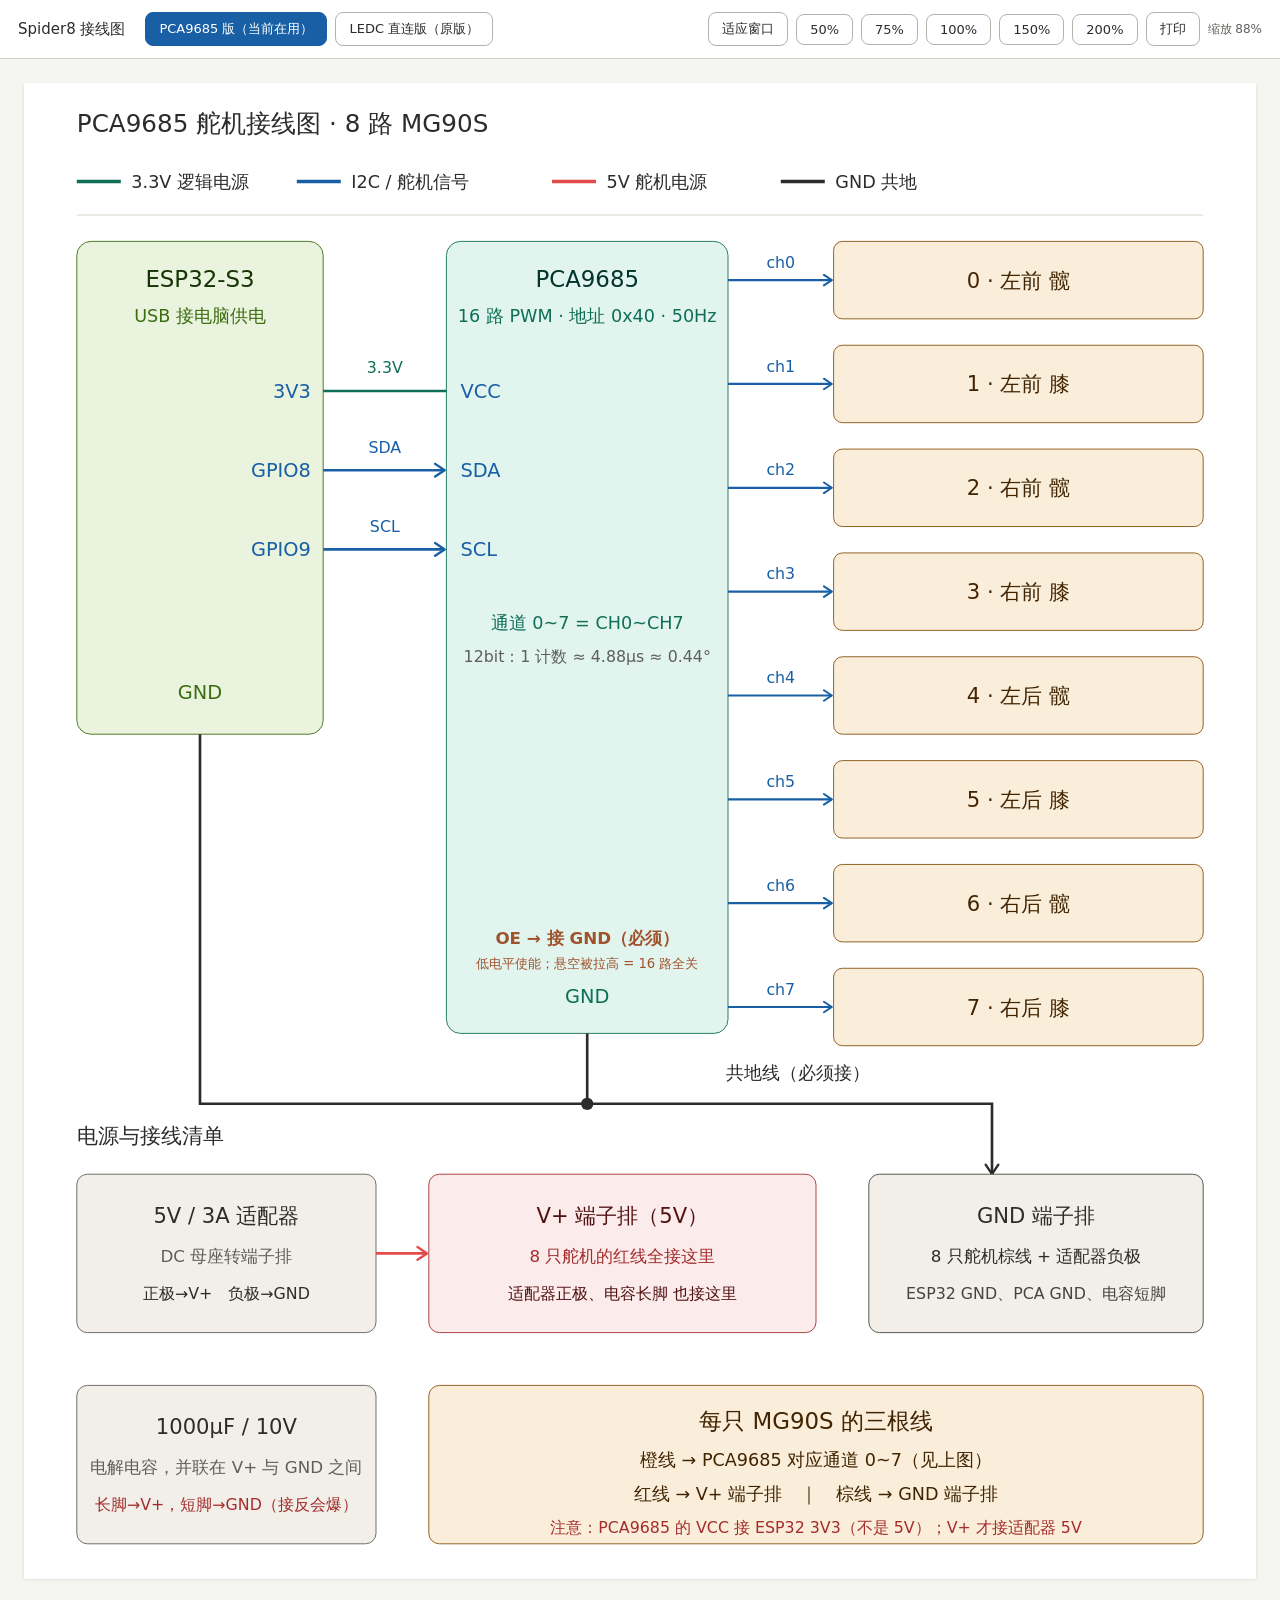
<file: docs/12-接线图查看.html>
<!DOCTYPE html>
<html lang="zh-CN">
<head>
<meta charset="utf-8">
<title>Spider8 接线图（可缩放查看）</title>
<style>
  body { margin:0; background:#f5f5f2; font-family:system-ui,-apple-system,"Segoe UI","PingFang SC","Microsoft YaHei",sans-serif; color:#2c2c2a; }
  .bar { position:sticky; top:0; z-index:10; background:#ffffff; border-bottom:1px solid #d3d1c7; padding:12px 18px; display:flex; flex-wrap:wrap; gap:8px; align-items:center; }
  .bar strong { font-size:15px; font-weight:500; margin-right:12px; }
  button { font:inherit; font-size:13px; padding:7px 13px; border:1px solid #b4b2a9; border-radius:8px; background:#ffffff; color:#2c2c2a; cursor:pointer; }
  button:hover { background:#f1efe8; }
  button.on { background:#185fa5; border-color:#185fa5; color:#ffffff; }
  .spacer { flex:1; }
  .hint { font-size:12px; color:#5f5e5a; }
  .stage { padding:24px; overflow:auto; }
  #canvas { width:1400px; }
  #canvas svg { display:block; box-shadow:0 1px 4px rgba(0,0,0,.12); }
  .tabs { display:flex; gap:8px; }
  .hidden { display:none; }
  @media print { .bar { display:none; } .stage { padding:0; overflow:visible; } #canvas { zoom:1 !important; } }
</style>
</head>
<body>
<div class="bar">
  <strong>Spider8 接线图</strong>
  <div class="tabs">
    <button id="tab-pca" class="on" onclick="showTab('pca')">PCA9685 版（当前在用）</button>
    <button id="tab-ledc" onclick="showTab('ledc')">LEDC 直连版（原版）</button>
  </div>
  <span class="spacer"></span>
  <button class="zbtn" onclick="fit()">适应窗口</button>
  <button class="zbtn" onclick="zoom(0.5)">50%</button>
  <button class="zbtn" onclick="zoom(0.75)">75%</button>
  <button class="zbtn" onclick="zoom(1)">100%</button>
  <button class="zbtn" onclick="zoom(1.5)">150%</button>
  <button class="zbtn" onclick="zoom(2)">200%</button>
  <button onclick="window.print()">打印</button>
  <span class="hint" id="pct"></span>
</div>

<div class="stage" id="stage">
  <div id="canvas">
    <div id="view-pca">
      <svg viewBox="0 0 1400 1700" width="1400" height="1700" role="img" xmlns="http://www.w3.org/2000/svg" font-family="system-ui, -apple-system, 'Segoe UI', 'PingFang SC', 'Microsoft YaHei', sans-serif">
        <title>Spider8 PCA9685 转接接线图（大图版）</title>
        <defs>
          <marker id="arrow" viewBox="0 0 10 10" refX="8" refY="5" markerWidth="6" markerHeight="6" orient="auto-start-reverse">
            <path d="M2 1L8 5L2 9" fill="none" stroke="context-stroke" stroke-width="1.5" stroke-linecap="round" stroke-linejoin="round"/>
          </marker>
        </defs>
        <rect x="0" y="0" width="1400" height="1700" fill="#FFFFFF"/>
        <text x="60" y="56" font-size="28" font-weight="500" fill="#2C2C2A">PCA9685 舵机接线图 · 8 路 MG90S</text>
        <line x1="60" y1="112" x2="110" y2="112" stroke="#0F6E56" stroke-width="4"/>
        <text x="122" y="112" dominant-baseline="central" font-size="20" fill="#2C2C2A">3.3V 逻辑电源</text>
        <line x1="310" y1="112" x2="360" y2="112" stroke="#185FA5" stroke-width="4"/>
        <text x="372" y="112" dominant-baseline="central" font-size="20" fill="#2C2C2A">I2C / 舵机信号</text>
        <line x1="600" y1="112" x2="650" y2="112" stroke="#E24B4A" stroke-width="4"/>
        <text x="662" y="112" dominant-baseline="central" font-size="20" fill="#2C2C2A">5V 舵机电源</text>
        <line x1="860" y1="112" x2="910" y2="112" stroke="#2C2C2A" stroke-width="4"/>
        <text x="922" y="112" dominant-baseline="central" font-size="20" fill="#2C2C2A">GND 共地</text>
        <line x1="60" y1="150" x2="1340" y2="150" stroke="#D3D1C7" stroke-width="1"/>
        <rect x="60" y="180" width="280" height="560" rx="16" fill="#EAF3DE" stroke="#3B6D11" stroke-width="1"/>
        <text x="200" y="232" text-anchor="middle" font-size="26" font-weight="500" fill="#173404">ESP32-S3</text>
        <text x="200" y="272" text-anchor="middle" font-size="20" fill="#3B6D11">USB 接电脑供电</text>
        <text x="326" y="350" text-anchor="end" dominant-baseline="central" font-size="22" fill="#185FA5">3V3</text>
        <text x="326" y="440" text-anchor="end" dominant-baseline="central" font-size="22" fill="#185FA5">GPIO8</text>
        <text x="326" y="530" text-anchor="end" dominant-baseline="central" font-size="22" fill="#185FA5">GPIO9</text>
        <text x="200" y="700" text-anchor="middle" font-size="22" fill="#3B6D11">GND</text>
        <rect x="480" y="180" width="320" height="900" rx="16" fill="#E1F5EE" stroke="#0F6E56" stroke-width="1"/>
        <text x="640" y="232" text-anchor="middle" font-size="26" font-weight="500" fill="#04342C">PCA9685</text>
        <text x="640" y="272" text-anchor="middle" font-size="20" fill="#0F6E56">16 路 PWM · 地址 0x40 · 50Hz</text>
        <text x="496" y="350" text-anchor="start" dominant-baseline="central" font-size="22" fill="#185FA5">VCC</text>
        <text x="496" y="440" text-anchor="start" dominant-baseline="central" font-size="22" fill="#185FA5">SDA</text>
        <text x="496" y="530" text-anchor="start" dominant-baseline="central" font-size="22" fill="#185FA5">SCL</text>
        <text x="640" y="620" text-anchor="middle" font-size="20" fill="#0F6E56">通道 0~7 = CH0~CH7</text>
        <text x="640" y="658" text-anchor="middle" font-size="18" fill="#5F5E5A">12bit：1 计数 ≈ 4.88µs ≈ 0.44°</text>
        <text x="640" y="978" text-anchor="middle" font-size="19" font-weight="600" fill="#A0522D">OE → 接 GND（必须）</text>
        <text x="640" y="1006" text-anchor="middle" font-size="15" fill="#A0522D">低电平使能；悬空被拉高 = 16 路全关</text>
        <text x="640" y="1045" text-anchor="middle" font-size="22" fill="#0F6E56">GND</text>
        <line x1="340" y1="350" x2="480" y2="350" stroke="#0F6E56" stroke-width="3"/>
        <text x="410" y="330" text-anchor="middle" font-size="18" fill="#0F6E56">3.3V</text>
        <line x1="340" y1="440" x2="478" y2="440" stroke="#185FA5" stroke-width="3" marker-end="url(#arrow)"/>
        <text x="410" y="420" text-anchor="middle" font-size="18" fill="#185FA5">SDA</text>
        <line x1="340" y1="530" x2="478" y2="530" stroke="#185FA5" stroke-width="3" marker-end="url(#arrow)"/>
        <text x="410" y="510" text-anchor="middle" font-size="18" fill="#185FA5">SCL</text>
        <line x1="800" y1="224" x2="918" y2="224" stroke="#185FA5" stroke-width="2.5" marker-end="url(#arrow)"/>
        <line x1="800" y1="342" x2="918" y2="342" stroke="#185FA5" stroke-width="2.5" marker-end="url(#arrow)"/>
        <line x1="800" y1="460" x2="918" y2="460" stroke="#185FA5" stroke-width="2.5" marker-end="url(#arrow)"/>
        <line x1="800" y1="578" x2="918" y2="578" stroke="#185FA5" stroke-width="2.5" marker-end="url(#arrow)"/>
        <line x1="800" y1="696" x2="918" y2="696" stroke="#185FA5" stroke-width="2.5" marker-end="url(#arrow)"/>
        <line x1="800" y1="814" x2="918" y2="814" stroke="#185FA5" stroke-width="2.5" marker-end="url(#arrow)"/>
        <line x1="800" y1="932" x2="918" y2="932" stroke="#185FA5" stroke-width="2.5" marker-end="url(#arrow)"/>
        <line x1="800" y1="1050" x2="918" y2="1050" stroke="#185FA5" stroke-width="2.5" marker-end="url(#arrow)"/>
        <text x="860" y="210" text-anchor="middle" font-size="18" fill="#185FA5">ch0</text>
        <text x="860" y="328" text-anchor="middle" font-size="18" fill="#185FA5">ch1</text>
        <text x="860" y="446" text-anchor="middle" font-size="18" fill="#185FA5">ch2</text>
        <text x="860" y="564" text-anchor="middle" font-size="18" fill="#185FA5">ch3</text>
        <text x="860" y="682" text-anchor="middle" font-size="18" fill="#185FA5">ch4</text>
        <text x="860" y="800" text-anchor="middle" font-size="18" fill="#185FA5">ch5</text>
        <text x="860" y="918" text-anchor="middle" font-size="18" fill="#185FA5">ch6</text>
        <text x="860" y="1036" text-anchor="middle" font-size="18" fill="#185FA5">ch7</text>
        <rect x="920" y="180" width="420" height="88" rx="10" fill="#FAEEDA" stroke="#854F0B" stroke-width="1"/>
        <text x="1130" y="224" text-anchor="middle" dominant-baseline="central" font-size="24" fill="#412402">0 · 左前 髋</text>
        <rect x="920" y="298" width="420" height="88" rx="10" fill="#FAEEDA" stroke="#854F0B" stroke-width="1"/>
        <text x="1130" y="342" text-anchor="middle" dominant-baseline="central" font-size="24" fill="#412402">1 · 左前 膝</text>
        <rect x="920" y="416" width="420" height="88" rx="10" fill="#FAEEDA" stroke="#854F0B" stroke-width="1"/>
        <text x="1130" y="460" text-anchor="middle" dominant-baseline="central" font-size="24" fill="#412402">2 · 右前 髋</text>
        <rect x="920" y="534" width="420" height="88" rx="10" fill="#FAEEDA" stroke="#854F0B" stroke-width="1"/>
        <text x="1130" y="578" text-anchor="middle" dominant-baseline="central" font-size="24" fill="#412402">3 · 右前 膝</text>
        <rect x="920" y="652" width="420" height="88" rx="10" fill="#FAEEDA" stroke="#854F0B" stroke-width="1"/>
        <text x="1130" y="696" text-anchor="middle" dominant-baseline="central" font-size="24" fill="#412402">4 · 左后 髋</text>
        <rect x="920" y="770" width="420" height="88" rx="10" fill="#FAEEDA" stroke="#854F0B" stroke-width="1"/>
        <text x="1130" y="814" text-anchor="middle" dominant-baseline="central" font-size="24" fill="#412402">5 · 左后 膝</text>
        <rect x="920" y="888" width="420" height="88" rx="10" fill="#FAEEDA" stroke="#854F0B" stroke-width="1"/>
        <text x="1130" y="932" text-anchor="middle" dominant-baseline="central" font-size="24" fill="#412402">6 · 右后 髋</text>
        <rect x="920" y="1006" width="420" height="88" rx="10" fill="#FAEEDA" stroke="#854F0B" stroke-width="1"/>
        <text x="1130" y="1050" text-anchor="middle" dominant-baseline="central" font-size="24" fill="#412402">7 · 右后 膝</text>
        <polyline points="200,740 200,1160 1100,1160 1100,1240" fill="none" stroke="#2C2C2A" stroke-width="3" marker-end="url(#arrow)"/>
        <line x1="640" y1="1080" x2="640" y2="1160" stroke="#2C2C2A" stroke-width="3"/>
        <circle cx="640" cy="1160" r="7" fill="#2C2C2A"/>
        <text x="880" y="1132" text-anchor="middle" font-size="20" fill="#2C2C2A">共地线（必须接）</text>
        <text x="60" y="1205" font-size="24" font-weight="500" fill="#2C2C2A">电源与接线清单</text>
        <rect x="60" y="1240" width="340" height="180" rx="12" fill="#F1EFE8" stroke="#5F5E5A" stroke-width="1"/>
        <text x="230" y="1295" text-anchor="middle" font-size="24" font-weight="500" fill="#2C2C2A">5V / 3A 适配器</text>
        <text x="230" y="1340" text-anchor="middle" font-size="19" fill="#5F5E5A">DC 母座转端子排</text>
        <text x="230" y="1382" text-anchor="middle" font-size="18" fill="#2C2C2A">正极→V+　负极→GND</text>
        <rect x="460" y="1240" width="440" height="180" rx="12" fill="#FCEBEB" stroke="#A32D2D" stroke-width="1"/>
        <text x="680" y="1295" text-anchor="middle" font-size="24" font-weight="500" fill="#501313">V+ 端子排（5V）</text>
        <text x="680" y="1340" text-anchor="middle" font-size="19" fill="#A32D2D">8 只舵机的红线全接这里</text>
        <text x="680" y="1382" text-anchor="middle" font-size="18" fill="#501313">适配器正极、电容长脚 也接这里</text>
        <rect x="960" y="1240" width="380" height="180" rx="12" fill="#F1EFE8" stroke="#444441" stroke-width="1"/>
        <text x="1150" y="1295" text-anchor="middle" font-size="24" font-weight="500" fill="#2C2C2A">GND 端子排</text>
        <text x="1150" y="1340" text-anchor="middle" font-size="19" fill="#2C2C2A">8 只舵机棕线 + 适配器负极</text>
        <text x="1150" y="1382" text-anchor="middle" font-size="18" fill="#444441">ESP32 GND、PCA GND、电容短脚</text>
        <line x1="400" y1="1330" x2="458" y2="1330" stroke="#E24B4A" stroke-width="3" marker-end="url(#arrow)"/>
        <rect x="60" y="1480" width="340" height="180" rx="12" fill="#F1EFE8" stroke="#5F5E5A" stroke-width="1"/>
        <text x="230" y="1535" text-anchor="middle" font-size="24" font-weight="500" fill="#2C2C2A">1000µF / 10V</text>
        <text x="230" y="1580" text-anchor="middle" font-size="19" fill="#5F5E5A">电解电容，并联在 V+ 与 GND 之间</text>
        <text x="230" y="1622" text-anchor="middle" font-size="18" fill="#A32D2D">长脚→V+，短脚→GND（接反会爆）</text>
        <rect x="460" y="1480" width="880" height="180" rx="12" fill="#FAEEDA" stroke="#854F0B" stroke-width="1"/>
        <text x="900" y="1530" text-anchor="middle" font-size="26" font-weight="500" fill="#412402">每只 MG90S 的三根线</text>
        <text x="900" y="1572" text-anchor="middle" font-size="20" fill="#412402">橙线 → PCA9685 对应通道 0~7（见上图）</text>
        <text x="900" y="1610" text-anchor="middle" font-size="20" fill="#412402">红线 → V+ 端子排　｜　棕线 → GND 端子排</text>
        <text x="900" y="1648" text-anchor="middle" font-size="18" fill="#A32D2D">注意：PCA9685 的 VCC 接 ESP32 3V3（不是 5V）；V+ 才接适配器 5V</text>
      </svg>
    </div>
    <div id="view-ledc" class="hidden">
      <img src="10-%E7%94%B5%E6%BA%90%E4%B8%8E%E6%8E%A5%E7%BA%BF%E5%9B%BE.svg" width="1360" height="1340" alt="LEDC 直连接线图">
      <p style="font-size:14px;color:#5f5e5a">若上图未显示，请直接打开同目录下的 <b>10-电源与接线图.svg</b>。</p>
    </div>
  </div>
</div>

<script>
  var stage = document.getElementById('stage');
  var canvas = document.getElementById('canvas');
  var level = 1;

  function apply(scale) {
    level = scale;
    canvas.style.zoom = scale;
    document.getElementById('pct').textContent = '缩放 ' + Math.round(scale * 100) + '%';
    document.querySelectorAll('.zbtn').forEach(function (b) { b.classList.remove('on'); });
  }

  function zoom(scale) { apply(scale); stage.scrollLeft = 0; stage.scrollTop = 0; }

  function fit() {
    var avail = stage.clientWidth - 48;
    apply(Math.min(1, avail / 1400));
  }

  function showTab(name) {
    document.getElementById('view-pca').classList.toggle('hidden', name !== 'pca');
    document.getElementById('view-ledc').classList.toggle('hidden', name !== 'ledc');
    document.getElementById('tab-pca').classList.toggle('on', name === 'pca');
    document.getElementById('tab-ledc').classList.toggle('on', name === 'ledc');
    fit();
  }

  window.addEventListener('resize', function () { if (level < 1) fit(); });
  fit();
</script>
</body>
</html>
</file>
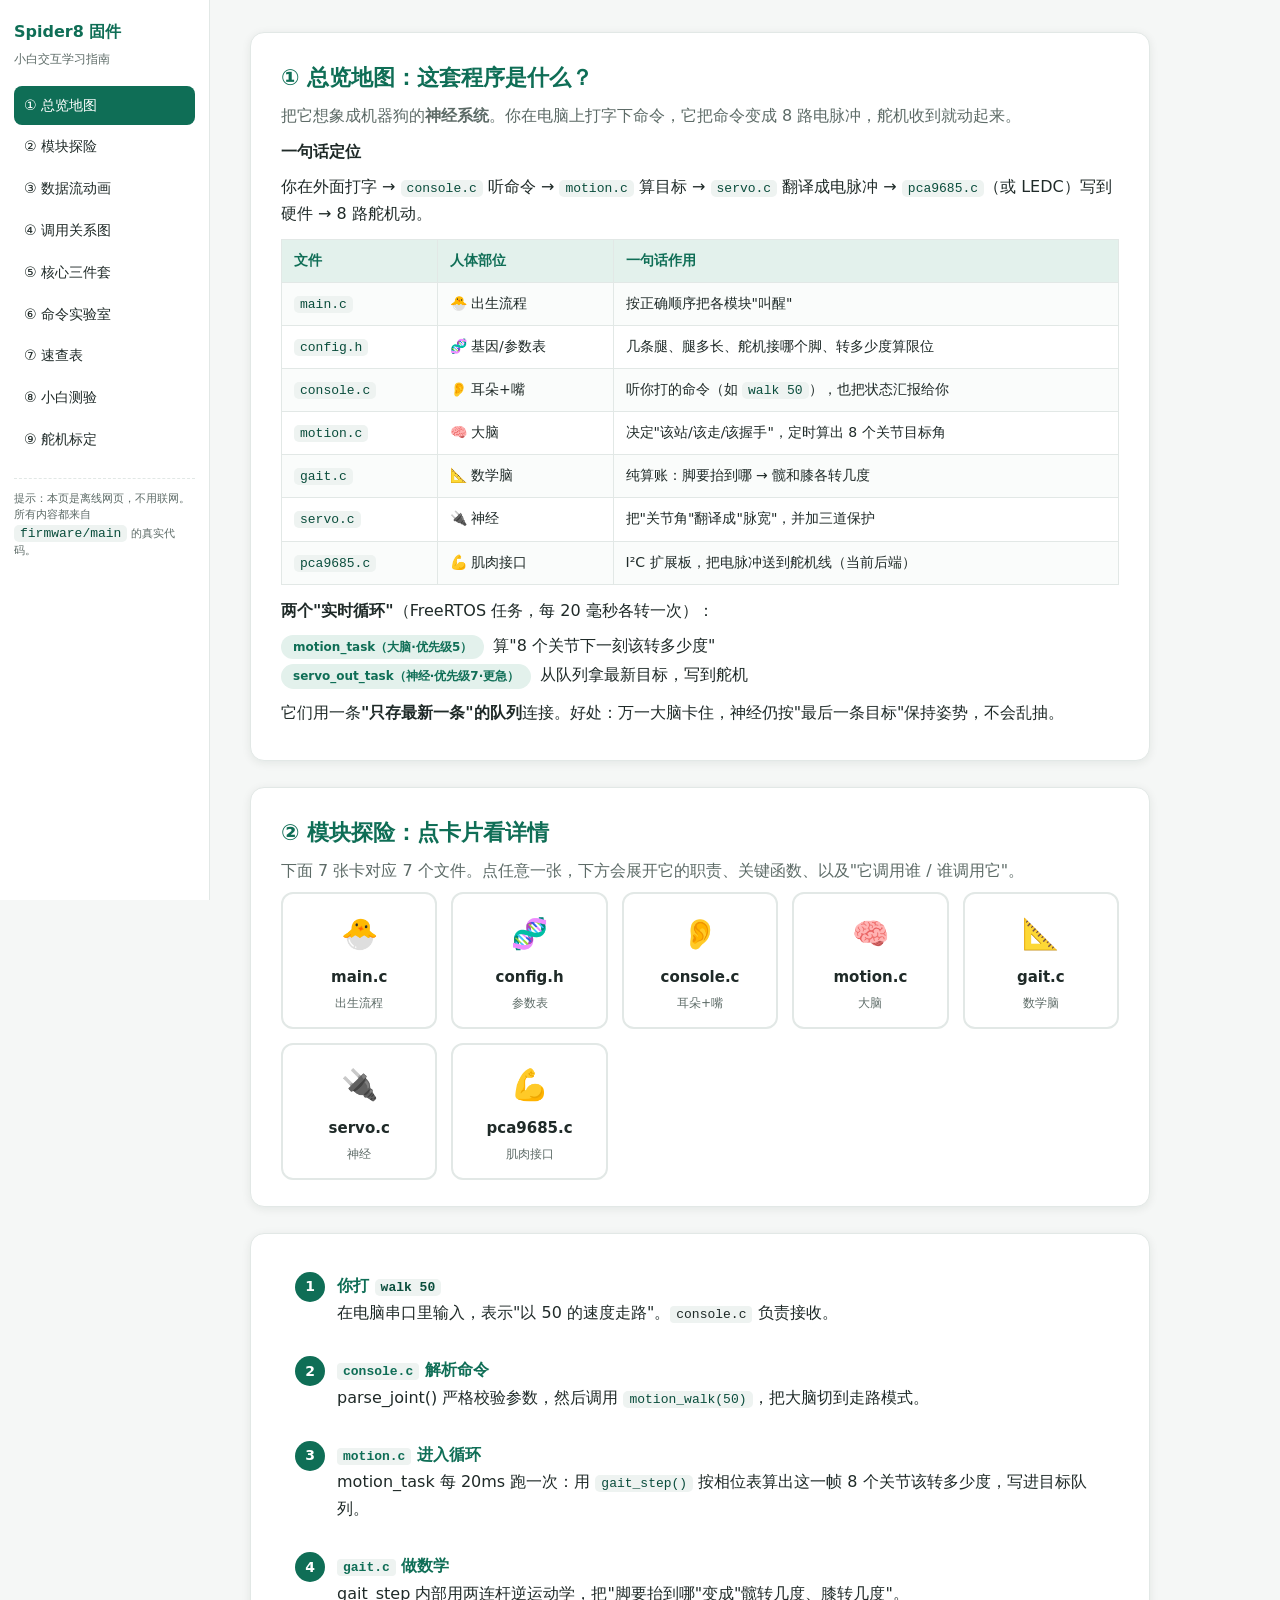
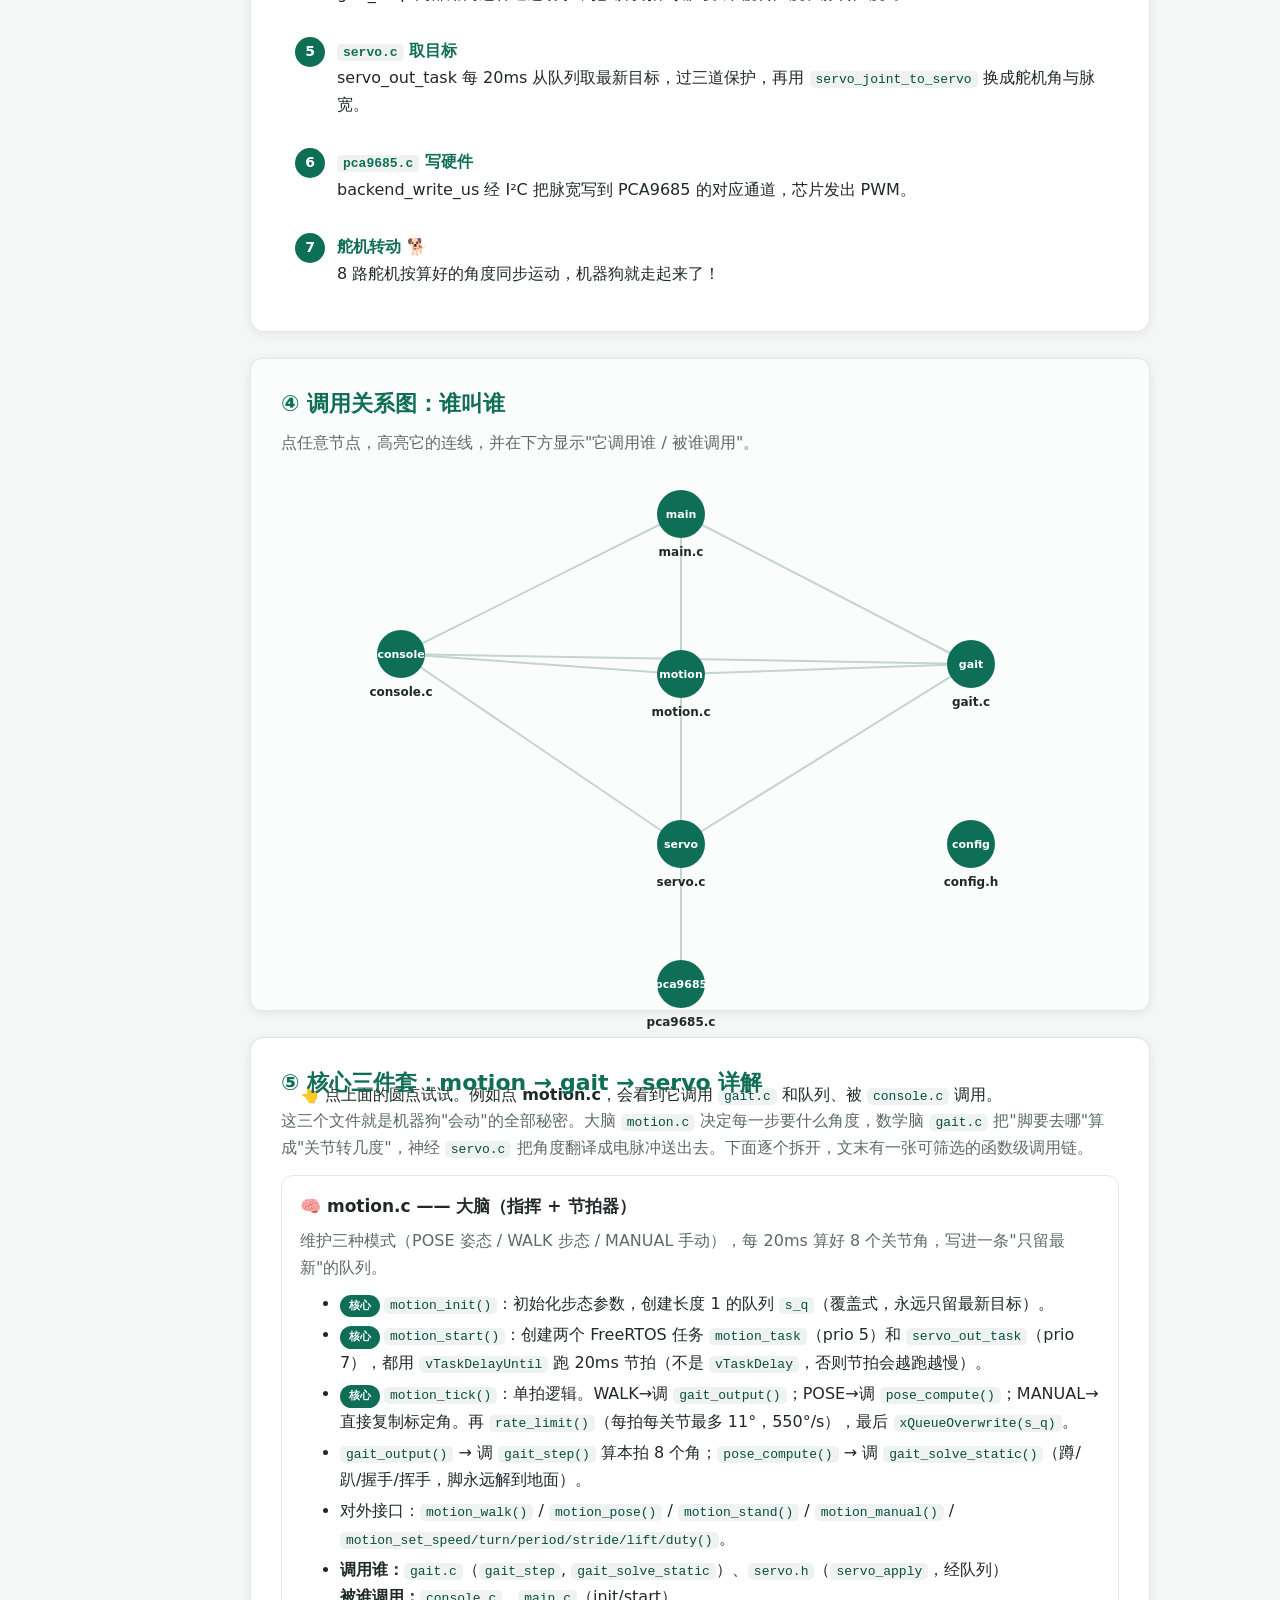
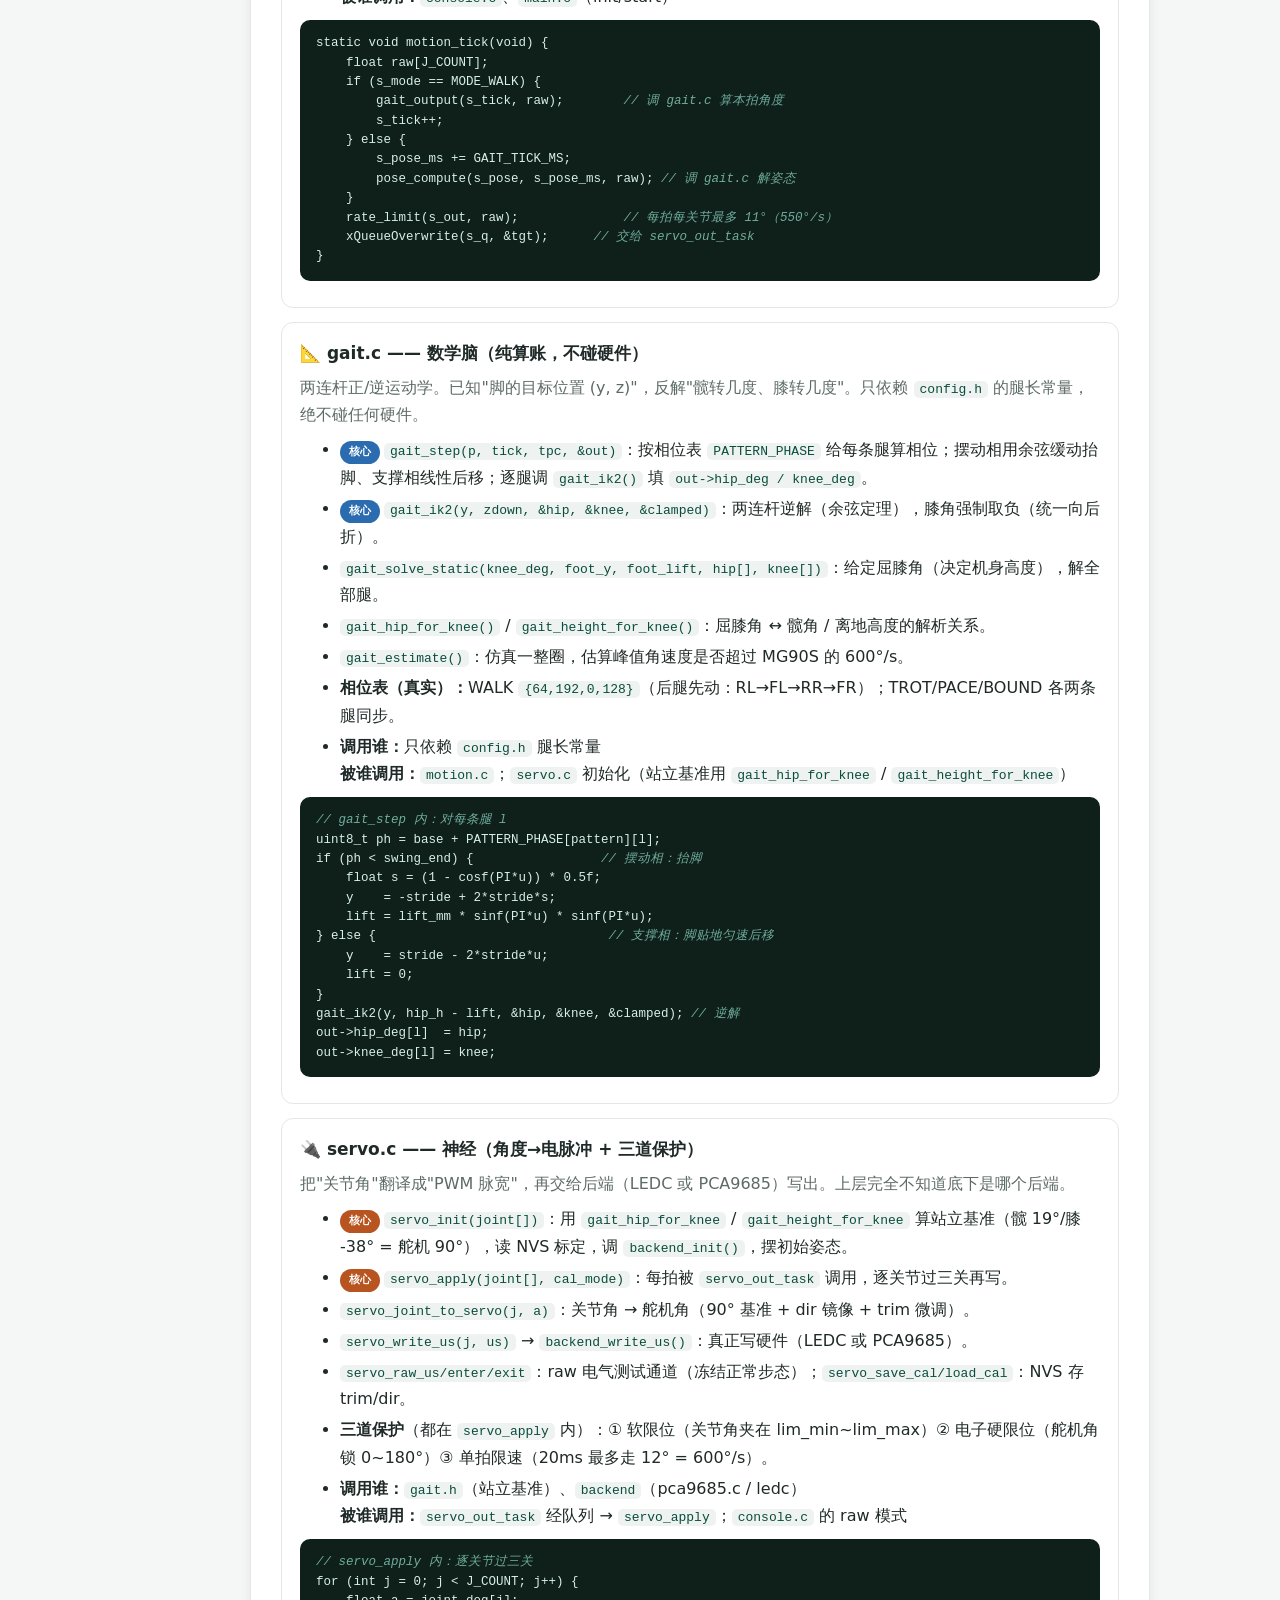
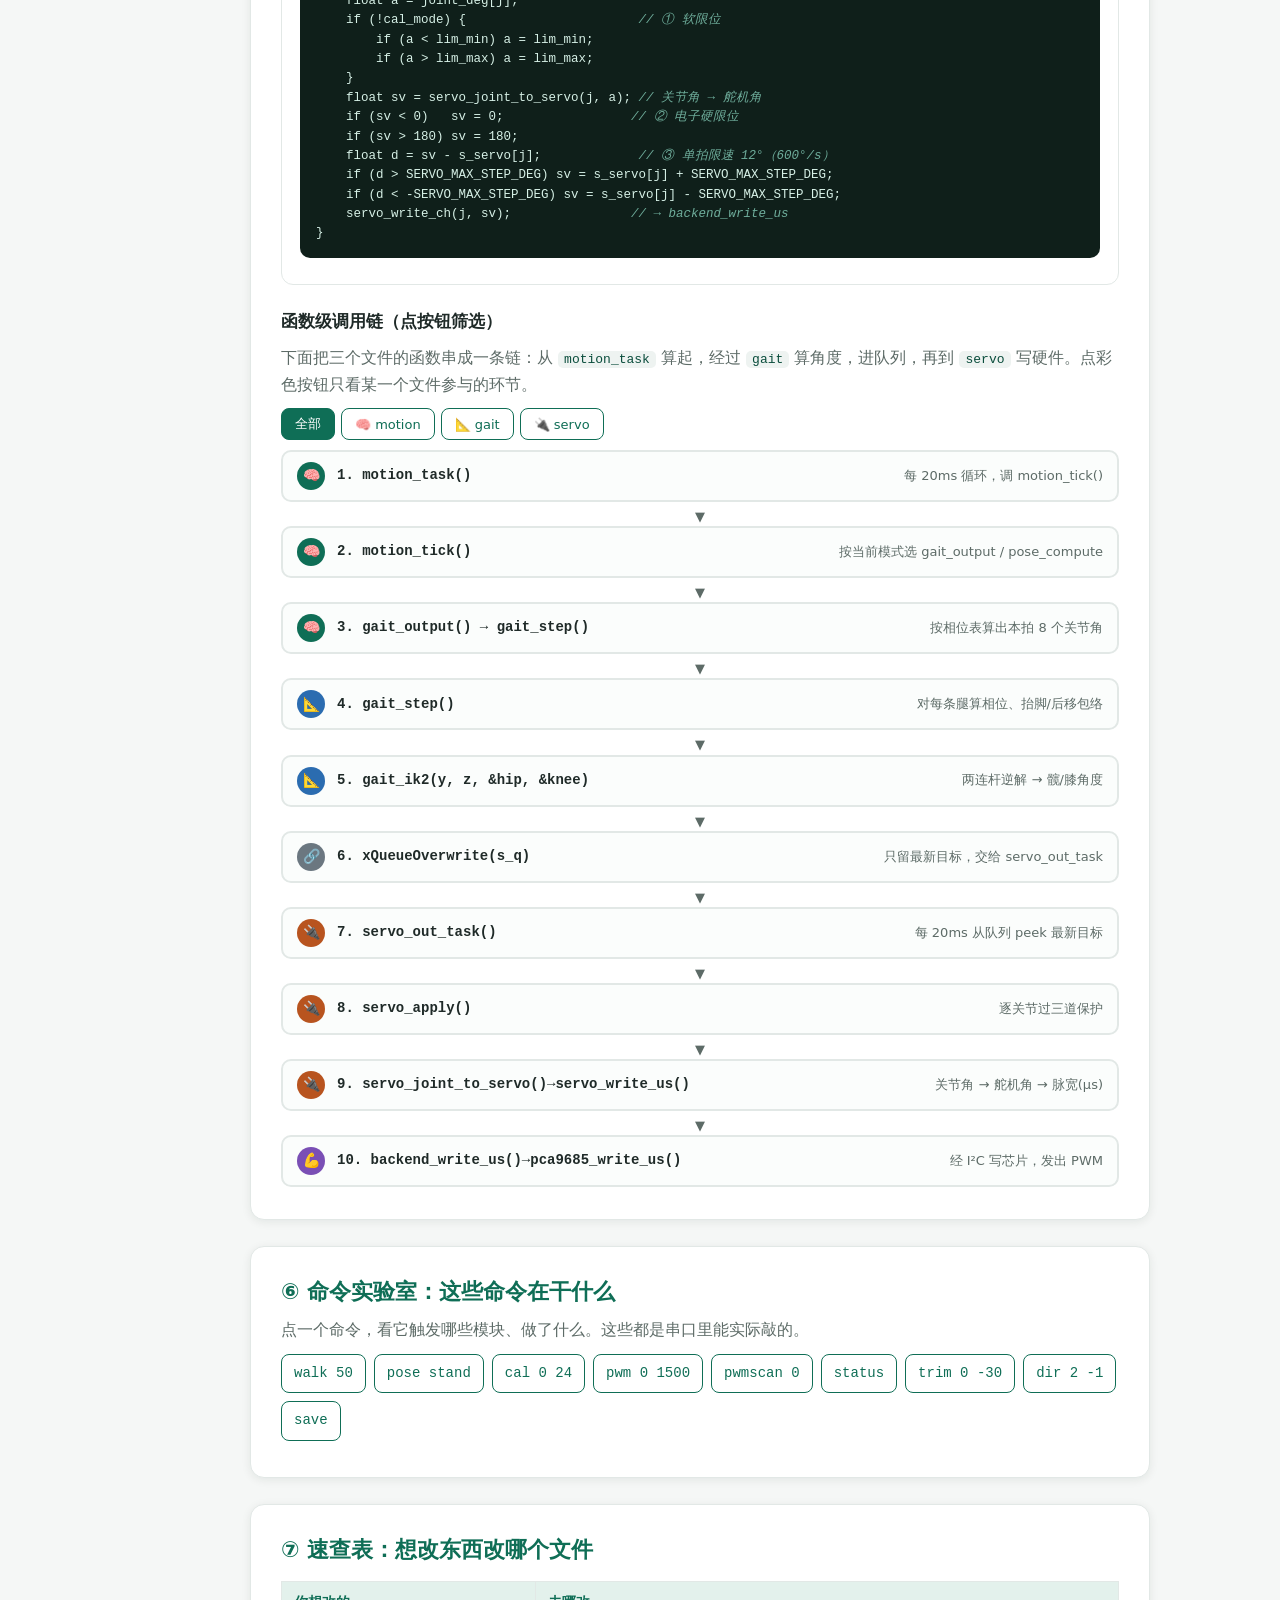
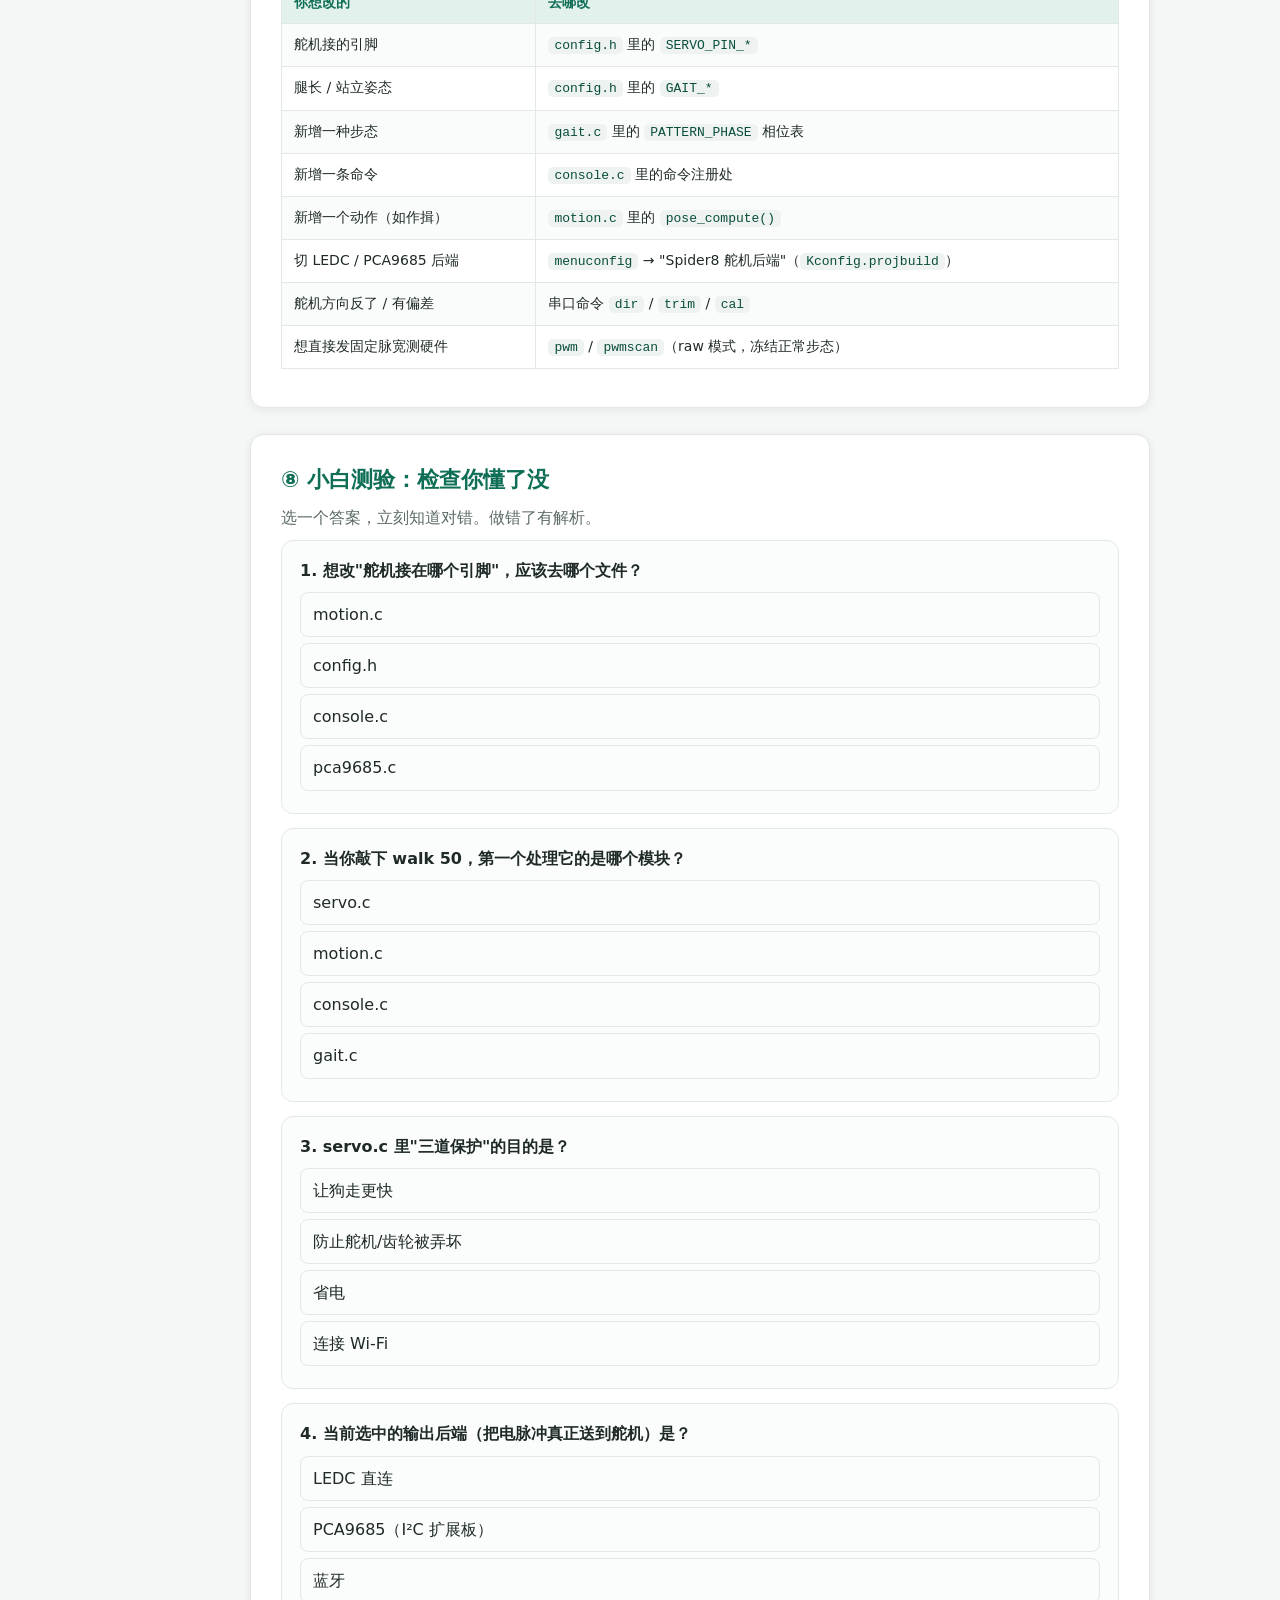
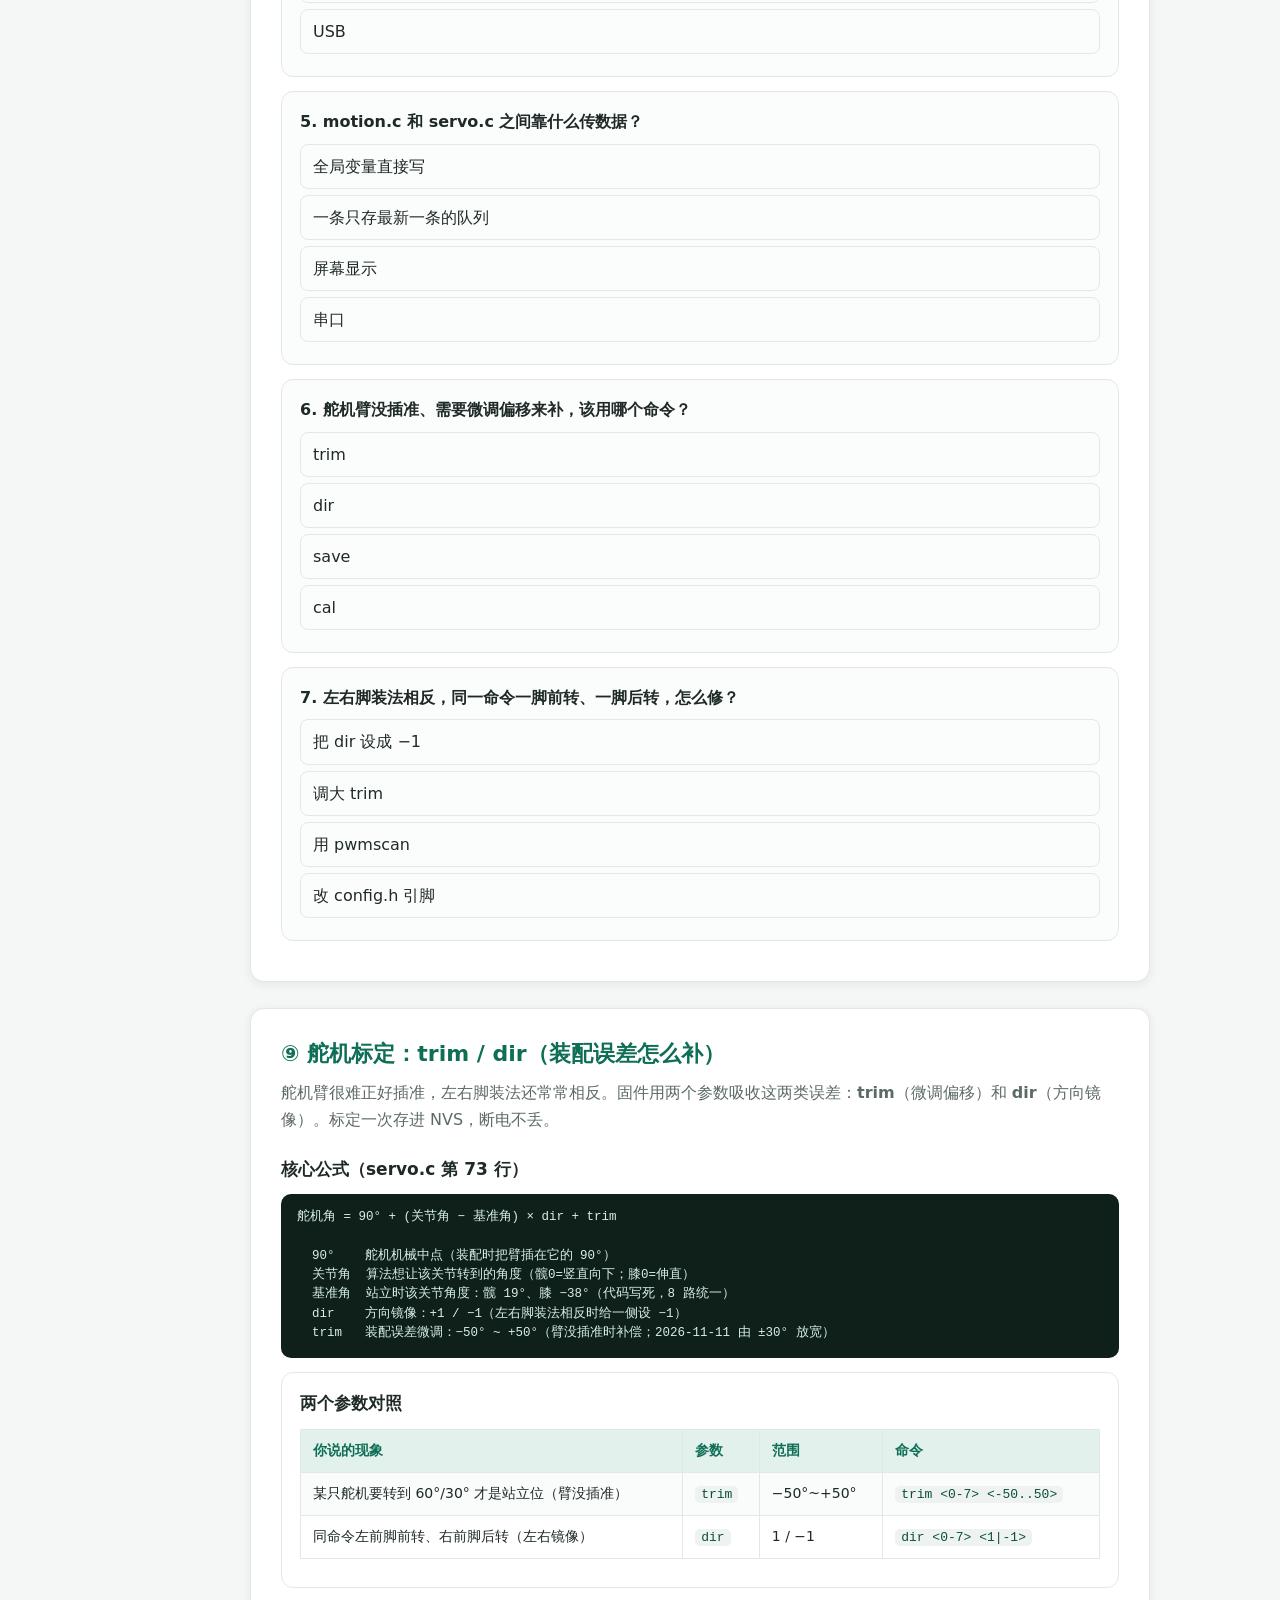
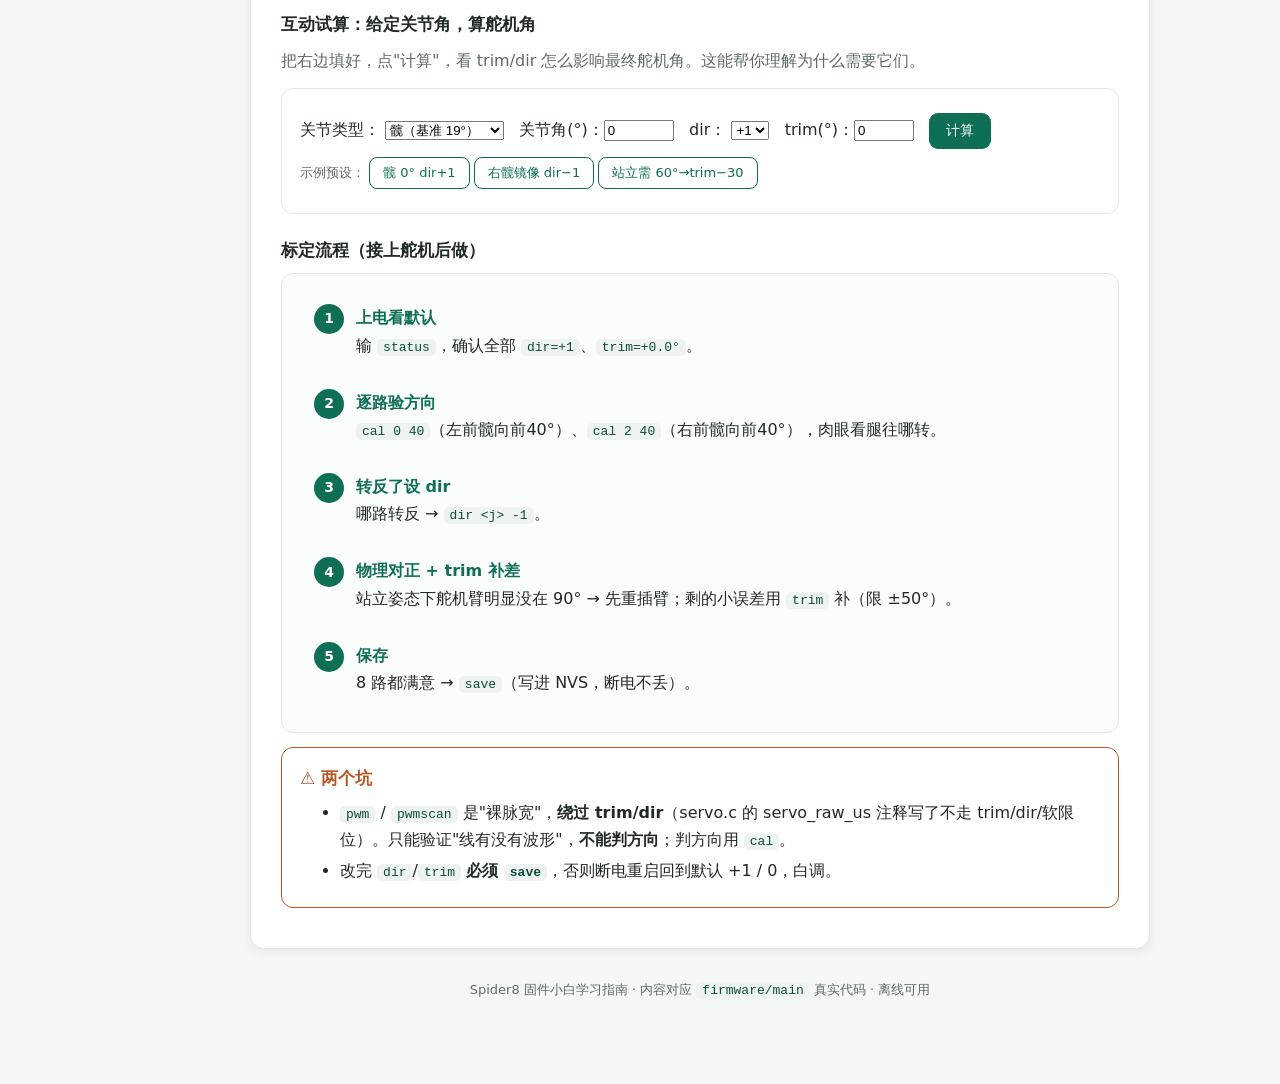
<file: docs/firmware-learning.html>
<!DOCTYPE html>
<html lang="zh-CN">
<head>
<meta charset="UTF-8">
<meta name="viewport" content="width=device-width, initial-scale=1.0">
<title>Spider8 固件小白学习指南</title>
<style>
  :root{
    --bg:#f5f7f6; --panel:#ffffff; --ink:#1f2a28; --muted:#5d6b67;
    --line:#e2e8e6; --accent:#0F6E56; --accent-soft:#e3f1ec;
    --warn:#b8541f; --warn-soft:#fbeede; --chip:#0F6E56;
    --shadow:0 2px 10px rgba(15,40,30,.08);
  }
  *{box-sizing:border-box}
  html{scroll-behavior:smooth}
  body{margin:0;font-family:system-ui,-apple-system,"Segoe UI","PingFang SC","Microsoft YaHei",sans-serif;
       background:var(--bg);color:var(--ink);line-height:1.7;font-size:16px}
  /* 侧边导航 */
  .nav{position:fixed;top:0;left:0;width:210px;height:100vh;background:var(--panel);
       border-right:1px solid var(--line);padding:18px 14px;overflow-y:auto}
  .nav h1{font-size:16px;margin:0 0 4px;color:var(--accent)}
  .nav .sub{font-size:12px;color:var(--muted);margin-bottom:16px}
  .nav a{display:block;color:var(--ink);text-decoration:none;padding:8px 10px;border-radius:8px;
         font-size:14px;margin-bottom:2px}
  .nav a:hover{background:var(--accent-soft)}
  .nav a.active{background:var(--accent);color:#fff}
  .nav .tip{margin-top:18px;font-size:11px;color:var(--muted);line-height:1.5;
            border-top:1px dashed var(--line);padding-top:12px}
  /* 主体 */
  .main{margin-left:210px;padding:32px 40px 80px;max-width:980px}
  section{background:var(--panel);border:1px solid var(--line);border-radius:14px;
          padding:26px 30px;margin-bottom:26px;box-shadow:var(--shadow)}
  h2{margin:0 0 6px;font-size:22px;color:var(--accent)}
  h3{margin:22px 0 8px;font-size:17px}
  p{margin:8px 0}
  .lead{color:var(--muted);margin-top:0}
  code{background:#eef3f1;padding:1px 6px;border-radius:5px;font-family:ui-monospace,Consolas,monospace;
       font-size:13px;color:#0a4d3c}
  .pill{display:inline-block;background:var(--accent-soft);color:var(--accent);border-radius:20px;
        padding:2px 12px;font-size:12px;margin:2px 4px 2px 0;font-weight:600}
  table{border-collapse:collapse;width:100%;margin:12px 0;font-size:14px}
  th,td{border:1px solid var(--line);padding:9px 12px;text-align:left;vertical-align:top}
  th{background:var(--accent-soft);color:var(--accent)}
  tr:nth-child(even) td{background:#fafcfb}
  /* 模块卡片 */
  .cards{display:grid;grid-template-columns:repeat(auto-fill,minmax(150px,1fr));gap:14px;margin-top:8px}
  .card{background:var(--panel);border:2px solid var(--line);border-radius:12px;padding:14px;
        cursor:pointer;transition:.15s;text-align:center}
  .card:hover{border-color:var(--accent);transform:translateY(-2px)}
  .card .ico{font-size:30px}
  .card .nm{font-weight:700;margin-top:6px;font-size:15px}
  .card .rl{font-size:12px;color:var(--muted);margin-top:2px}
  .detail{display:none;border:1px solid var(--line);border-radius:12px;padding:18px 20px;margin-top:14px;
          background:#fbfdfc}
  .detail.show{display:block}
  .detail h4{margin:0 0 6px;color:var(--accent);font-size:16px}
  .detail .fn{font-family:ui-monospace,Consolas,monospace;font-size:13px;background:#eef3f1;
              padding:2px 8px;border-radius:5px;display:inline-block;margin:3px 4px 3px 0}
  .flow{background:#fbfdfc;border:1px solid var(--line);border-radius:12px;padding:18px}
  .step{display:flex;align-items:flex-start;gap:12px;padding:10px 12px;border-radius:10px;
        border:2px solid transparent;transition:.2s;margin-bottom:6px}
  .step .num{flex:0 0 30px;height:30px;border-radius:50%;background:var(--accent);color:#fff;
            display:flex;align-items:center;justify-content:center;font-weight:700;font-size:14px}
  .step.on{border-color:var(--accent);background:var(--accent-soft)}
  .step .txt{flex:1}
  .step .txt b{color:var(--accent)}
  .controls{margin:12px 0;display:flex;gap:8px;flex-wrap:wrap}
  button{font-family:inherit;font-size:14px;border:1px solid var(--accent);background:var(--accent);
         color:#fff;padding:8px 16px;border-radius:9px;cursor:pointer;transition:.15s}
  button:hover{opacity:.88}
  button.ghost{background:#fff;color:var(--accent)}
  /* 调用图 */
  #graph{width:100%;aspect-ratio:800/580;min-height:420px;height:auto;background:#fbfdfc;border:1px solid var(--line);border-radius:12px;display:block}
  .gnode{cursor:pointer}
  .gnode circle{transition:.15s}
  .gnode:hover circle{r:26}
  .ginfo{margin-top:12px;border:1px solid var(--line);border-radius:12px;padding:16px 18px;background:#fbfdfc;min-height:60px}
  .edge{stroke:#c4d4ce;stroke-width:2}
  .edge.hot{stroke:var(--accent);stroke-width:3.5}
  .dim{opacity:.25}
  /* 命令实验室 */
  .cmd-row{display:flex;gap:8px;flex-wrap:wrap;margin:10px 0}
  .cmd{border:1px solid var(--accent);background:#fff;color:var(--accent);border-radius:8px;
       padding:7px 12px;cursor:pointer;font-family:ui-monospace,Consolas,monospace;font-size:14px}
  .cmd:hover{background:var(--accent-soft)}
  .cmdbox{display:none;border-left:4px solid var(--accent);background:#fbfdfc;padding:14px 18px;
          border-radius:0 10px 10px 0;margin-top:6px}
  .cmdbox.show{display:block}
  /* 测验 */
  .quiz{border:1px solid var(--line);border-radius:12px;padding:16px 18px;margin-bottom:14px;background:#fbfdfc}
  .quiz .q{font-weight:600;margin-bottom:8px}
  .opt{display:block;padding:8px 12px;border:1px solid var(--line);border-radius:8px;margin:6px 0;cursor:pointer}
  .opt:hover{background:var(--accent-soft)}
  .opt.correct{background:#e3f1ec;border-color:var(--accent)}
  .opt.wrong{background:#fbe3e1;border-color:#c0392b}
  .ans{font-size:13px;color:var(--muted);margin-top:8px;display:none}
  .foot{color:var(--muted);font-size:13px;text-align:center;margin-top:30px}
  .kbd{font-family:ui-monospace,monospace;background:#eef3f1;border-radius:4px;padding:1px 6px;font-size:13px}
  /* 核心三件套 */
  .code{background:#0f1f1a;color:#d6f0e6;padding:14px 16px;border-radius:10px;overflow:auto;
        font-size:12.5px;line-height:1.55;font-family:ui-monospace,Consolas,monospace;margin:10px 0}
  .code .cm{color:#6fae9c;font-style:italic}
  .code .kw{color:#ffd28a}
  .code .fn{color:#8fd3ff}
  .fblock{border:1px solid var(--line);border-radius:12px;padding:16px 18px;margin:14px 0;background:#fff}
  .fblock h4{margin:0 0 6px;font-size:17px}
  .fblock .role{color:var(--muted);margin:0 0 8px}
  .flist{margin:6px 0}
  .flist li{margin:4px 0}
  .tag{display:inline-block;font-size:11px;font-weight:700;padding:2px 9px;border-radius:20px;color:#fff;margin-right:4px}
  .tag.m{background:#0F6E56}.tag.g{background:#2b6cb0}.tag.s{background:#b8541f}.tag.p{background:#7a4fb5}.tag.q{background:#6b7780}
  /* 调用链 */
  .cfilter{margin:10px 0;display:flex;gap:6px;flex-wrap:wrap}
  .fbtn{border:1px solid var(--accent);background:#fff;color:var(--accent);border-radius:8px;padding:6px 13px;cursor:pointer;font-size:13px}
  .fbtn.on{background:var(--accent);color:#fff}
  .chain{margin-top:6px}
  .cstep{display:flex;align-items:center;gap:12px;padding:10px 14px;border-radius:10px;
         border:2px solid #e2e8e6;margin-bottom:6px;background:#fbfdfc;transition:.15s}
  .cstep .dot{flex:0 0 28px;height:28px;border-radius:50%;color:#fff;display:flex;align-items:center;
             justify-content:center;font-size:14px}
  .cstep .fn{font-family:ui-monospace,Consolas,monospace;font-weight:600;font-size:14px}
  .cstep .ds{color:var(--muted);font-size:13px;margin-left:auto;text-align:right;max-width:46%}
  .cstep.dim{opacity:.16}
  .arrow{text-align:center;color:var(--muted);font-size:13px;margin:-2px 0}
  @media(max-width:760px){.nav{display:none}.main{margin-left:0;padding:20px}}
</style>
</head>
<body>

<nav class="nav">
  <h1>Spider8 固件</h1>
  <div class="sub">小白交互学习指南</div>
  <a href="#overview">① 总览地图</a>
  <a href="#modules">② 模块探险</a>
  <a href="#flow">③ 数据流动画</a>
  <a href="#graph">④ 调用关系图</a>
  <a href="#core">⑤ 核心三件套</a>
  <a href="#lab">⑥ 命令实验室</a>
  <a href="#cheat">⑦ 速查表</a>
  <a href="#quiz">⑧ 小白测验</a>
  <a href="#calib">⑨ 舵机标定</a>
  <div class="tip">提示：本页是离线网页，不用联网。<br>所有内容都来自 <code>firmware/main</code> 的真实代码。</div>
</nav>

<div class="main">

<!-- ① 总览 -->
<section id="overview">
  <h2>① 总览地图：这套程序是什么？</h2>
  <p class="lead">把它想象成机器狗的<b>神经系统</b>。你在电脑上打字下命令，它把命令变成 8 路电脉冲，舵机收到就动起来。</p>

  <p><b>一句话定位</b></p>
  <p>你在外面打字 → <code>console.c</code> 听命令 → <code>motion.c</code> 算目标 → <code>servo.c</code> 翻译成电脉冲 → <code>pca9685.c</code>（或 LEDC）写到硬件 → 8 路舵机动。</p>

  <table>
    <tr><th>文件</th><th>人体部位</th><th>一句话作用</th></tr>
    <tr><td><code>main.c</code></td><td>🐣 出生流程</td><td>按正确顺序把各模块"叫醒"</td></tr>
    <tr><td><code>config.h</code></td><td>🧬 基因/参数表</td><td>几条腿、腿多长、舵机接哪个脚、转多少度算限位</td></tr>
    <tr><td><code>console.c</code></td><td>👂 耳朵+嘴</td><td>听你打的命令（如 <code>walk 50</code>），也把状态汇报给你</td></tr>
    <tr><td><code>motion.c</code></td><td>🧠 大脑</td><td>决定"该站/该走/该握手"，定时算出 8 个关节目标角</td></tr>
    <tr><td><code>gait.c</code></td><td>📐 数学脑</td><td>纯算账：脚要抬到哪 → 髋和膝各转几度</td></tr>
    <tr><td><code>servo.c</code></td><td>🔌 神经</td><td>把"关节角"翻译成"脉宽"，并加三道保护</td></tr>
    <tr><td><code>pca9685.c</code></td><td>💪 肌肉接口</td><td>I²C 扩展板，把电脉冲送到舵机线（当前后端）</td></tr>
  </table>

  <p><b>两个"实时循环"</b>（FreeRTOS 任务，每 20 毫秒各转一次）：</p>
  <p>
    <span class="pill">motion_task（大脑·优先级5）</span> 算"8 个关节下一刻该转多少度"<br>
    <span class="pill">servo_out_task（神经·优先级7·更急）</span> 从队列拿最新目标，写到舵机
  </p>
  <p>它们用一条<b>"只存最新一条"的队列</b>连接。好处：万一大脑卡住，神经仍按"最后一条目标"保持姿势，不会乱抽。</p>
</section>

<!-- ② 模块探险 -->
<section id="modules">
  <h2>② 模块探险：点卡片看详情</h2>
  <p class="lead">下面 7 张卡对应 7 个文件。点任意一张，下方会展开它的职责、关键函数、以及"它调用谁 / 谁调用它"。</p>
  <div class="cards" id="cards"></div>
  <div class="detail" id="detail"></div>
</section>

<!-- ③ 数据流动画 -->
<section id="flow">
  <h2>③ 数据流动画：当你敲下 <code>walk 50</code></h2>
  <p class="lead">点"下一步"或"自动播放"，看一条命令从你的键盘一路走到舵机的全过程。</p>
  <div class="controls">
    <button id="flowPrev" class="ghost">上一步</button>
    <button id="flowNext">下一步</button>
    <button id="flowPlay" class="ghost">自动播放</button>
    <button id="flowReset" class="ghost">重置</button>
  </div>
  <div class="flow" id="flow"></div>
</section>

<!-- ④ 调用关系图 -->
<section id="graph">
  <h2>④ 调用关系图：谁叫谁</h2>
  <p class="lead">点任意节点，高亮它的连线，并在下方显示"它调用谁 / 被谁调用"。</p>
  <svg id="graphSvg" viewBox="0 0 800 580" width="800" height="580" xmlns="http://www.w3.org/2000/svg" role="img"></svg>
  <div class="ginfo" id="ginfo">👆 点上面的圆点试试。例如点 <b>motion.c</b>，会看到它调用 <code>gait.c</code> 和队列、被 <code>console.c</code> 调用。</div>
</section>

<!-- ⑤ 核心三件套 -->
<section id="core">
  <h2>⑤ 核心三件套：motion → gait → servo 详解</h2>
  <p class="lead">这三个文件就是机器狗"会动"的全部秘密。大脑 <code>motion.c</code> 决定每一步要什么角度，数学脑 <code>gait.c</code> 把"脚要去哪"算成"关节转几度"，神经 <code>servo.c</code> 把角度翻译成电脉冲送出去。下面逐个拆开，文末有一张可筛选的函数级调用链。</p>

  <!-- motion.c -->
  <div class="fblock">
    <h4>🧠 motion.c —— 大脑（指挥 + 节拍器）</h4>
    <p class="role">维护三种模式（POSE 姿态 / WALK 步态 / MANUAL 手动），每 20ms 算好 8 个关节角，写进一条"只留最新"的队列。</p>
    <ul class="flist">
      <li><span class="tag m">核心</span><code>motion_init()</code>：初始化步态参数，创建长度 1 的队列 <code>s_q</code>（覆盖式，永远只留最新目标）。</li>
      <li><span class="tag m">核心</span><code>motion_start()</code>：创建两个 FreeRTOS 任务 <code>motion_task</code>（prio 5）和 <code>servo_out_task</code>（prio 7），都用 <code>vTaskDelayUntil</code> 跑 20ms 节拍（不是 <code>vTaskDelay</code>，否则节拍会越跑越慢）。</li>
      <li><span class="tag m">核心</span><code>motion_tick()</code>：单拍逻辑。WALK→调 <code>gait_output()</code>；POSE→调 <code>pose_compute()</code>；MANUAL→直接复制标定角。再 <code>rate_limit()</code>（每拍每关节最多 11°，550°/s），最后 <code>xQueueOverwrite(s_q)</code>。</li>
      <li><code>gait_output()</code> → 调 <code>gait_step()</code> 算本拍 8 个角；<code>pose_compute()</code> → 调 <code>gait_solve_static()</code>（蹲/趴/握手/挥手，脚永远解到地面）。</li>
      <li>对外接口：<code>motion_walk()</code> / <code>motion_pose()</code> / <code>motion_stand()</code> / <code>motion_manual()</code> / <code>motion_set_speed/turn/period/stride/lift/duty()</code>。</li>
      <li><b>调用谁：</b><code>gait.c</code>（<code>gait_step</code>, <code>gait_solve_static</code>）、<code>servo.h</code>（<code>servo_apply</code>，经队列）<br><b>被谁调用：</b><code>console.c</code>、<code>main.c</code>（init/start）</li>
    </ul>
    <pre class="code">static void motion_tick(void) {
    float raw[J_COUNT];
    if (s_mode == MODE_WALK) {
        gait_output(s_tick, raw);        <span class="cm">// 调 gait.c 算本拍角度</span>
        s_tick++;
    } else {
        s_pose_ms += GAIT_TICK_MS;
        pose_compute(s_pose, s_pose_ms, raw); <span class="cm">// 调 gait.c 解姿态</span>
    }
    rate_limit(s_out, raw);              <span class="cm">// 每拍每关节最多 11°（550°/s）</span>
    xQueueOverwrite(s_q, &amp;tgt);      <span class="cm">// 交给 servo_out_task</span>
}</pre>
  </div>

  <!-- gait.c -->
  <div class="fblock">
    <h4>📐 gait.c —— 数学脑（纯算账，不碰硬件）</h4>
    <p class="role">两连杆正/逆运动学。已知"脚的目标位置 (y, z)"，反解"髋转几度、膝转几度"。只依赖 <code>config.h</code> 的腿长常量，绝不碰任何硬件。</p>
    <ul class="flist">
      <li><span class="tag g">核心</span><code>gait_step(p, tick, tpc, &amp;out)</code>：按相位表 <code>PATTERN_PHASE</code> 给每条腿算相位；摆动相用余弦缓动抬脚、支撑相线性后移；逐腿调 <code>gait_ik2()</code> 填 <code>out-&gt;hip_deg / knee_deg</code>。</li>
      <li><span class="tag g">核心</span><code>gait_ik2(y, zdown, &amp;hip, &amp;knee, &amp;clamped)</code>：两连杆逆解（余弦定理），膝角强制取负（统一向后折）。</li>
      <li><code>gait_solve_static(knee_deg, foot_y, foot_lift, hip[], knee[])</code>：给定屈膝角（决定机身高度），解全部腿。</li>
      <li><code>gait_hip_for_knee()</code> / <code>gait_height_for_knee()</code>：屈膝角 ↔ 髋角 / 离地高度的解析关系。</li>
      <li><code>gait_estimate()</code>：仿真一整圈，估算峰值角速度是否超过 MG90S 的 600°/s。</li>
      <li><b>相位表（真实）：</b>WALK <code>{64,192,0,128}</code>（后腿先动：RL→FL→RR→FR）；TROT/PACE/BOUND 各两条腿同步。</li>
      <li><b>调用谁：</b>只依赖 <code>config.h</code> 腿长常量<br><b>被谁调用：</b><code>motion.c</code>；<code>servo.c</code> 初始化（站立基准用 <code>gait_hip_for_knee</code> / <code>gait_height_for_knee</code>）</li>
    </ul>
    <pre class="code"><span class="cm">// gait_step 内：对每条腿 l</span>
uint8_t ph = base + PATTERN_PHASE[pattern][l];
if (ph &lt; swing_end) {                 <span class="cm">// 摆动相：抬脚</span>
    float s = (1 - cosf(PI*u)) * 0.5f;
    y    = -stride + 2*stride*s;
    lift = lift_mm * sinf(PI*u) * sinf(PI*u);
} else {                               <span class="cm">// 支撑相：脚贴地匀速后移</span>
    y    = stride - 2*stride*u;
    lift = 0;
}
gait_ik2(y, hip_h - lift, &amp;hip, &amp;knee, &amp;clamped); <span class="cm">// 逆解</span>
out-&gt;hip_deg[l]  = hip;
out-&gt;knee_deg[l] = knee;</pre>
  </div>

  <!-- servo.c -->
  <div class="fblock">
    <h4>🔌 servo.c —— 神经（角度→电脉冲 + 三道保护）</h4>
    <p class="role">把"关节角"翻译成"PWM 脉宽"，再交给后端（LEDC 或 PCA9685）写出。上层完全不知道底下是哪个后端。</p>
    <ul class="flist">
      <li><span class="tag s">核心</span><code>servo_init(joint[])</code>：用 <code>gait_hip_for_knee</code> / <code>gait_height_for_knee</code> 算站立基准（髋 19°/膝 -38° = 舵机 90°），读 NVS 标定，调 <code>backend_init()</code>，摆初始姿态。</li>
      <li><span class="tag s">核心</span><code>servo_apply(joint[], cal_mode)</code>：每拍被 <code>servo_out_task</code> 调用，逐关节过三关再写。</li>
      <li><code>servo_joint_to_servo(j, a)</code>：关节角 → 舵机角（90° 基准 + dir 镜像 + trim 微调）。</li>
      <li><code>servo_write_us(j, us)</code> → <code>backend_write_us()</code>：真正写硬件（LEDC 或 PCA9685）。</li>
      <li><code>servo_raw_us/enter/exit</code>：raw 电气测试通道（冻结正常步态）；<code>servo_save_cal/load_cal</code>：NVS 存 trim/dir。</li>
      <li><b>三道保护</b>（都在 <code>servo_apply</code> 内）：① 软限位（关节角夹在 lim_min~lim_max）② 电子硬限位（舵机角锁 0~180°）③ 单拍限速（20ms 最多走 12° = 600°/s）。</li>
      <li><b>调用谁：</b><code>gait.h</code>（站立基准）、<code>backend</code>（pca9685.c / ledc）<br><b>被谁调用：</b><code>servo_out_task</code> 经队列 → <code>servo_apply</code>；<code>console.c</code> 的 raw 模式</li>
    </ul>
    <pre class="code"><span class="cm">// servo_apply 内：逐关节过三关</span>
for (int j = 0; j &lt; J_COUNT; j++) {
    float a = joint_deg[j];
    if (!cal_mode) {                       <span class="cm">// ① 软限位</span>
        if (a &lt; lim_min) a = lim_min;
        if (a &gt; lim_max) a = lim_max;
    }
    float sv = servo_joint_to_servo(j, a); <span class="cm">// 关节角 → 舵机角</span>
    if (sv &lt; 0)   sv = 0;                 <span class="cm">// ② 电子硬限位</span>
    if (sv &gt; 180) sv = 180;
    float d = sv - s_servo[j];             <span class="cm">// ③ 单拍限速 12°（600°/s）</span>
    if (d &gt; SERVO_MAX_STEP_DEG) sv = s_servo[j] + SERVO_MAX_STEP_DEG;
    if (d &lt; -SERVO_MAX_STEP_DEG) sv = s_servo[j] - SERVO_MAX_STEP_DEG;
    servo_write_ch(j, sv);                <span class="cm">// → backend_write_us</span>
}</pre>
  </div>

  <!-- 函数级调用链 -->
  <h3>函数级调用链（点按钮筛选）</h3>
  <p class="lead">下面把三个文件的函数串成一条链：从 <code>motion_task</code> 算起，经过 <code>gait</code> 算角度，进队列，再到 <code>servo</code> 写硬件。点彩色按钮只看某一个文件参与的环节。</p>
  <div class="cfilter" id="cfilter"></div>
  <div class="chain" id="chain"></div>
</section>

<!-- ⑥ 命令实验室 -->
<section id="lab">
  <h2>⑥ 命令实验室：这些命令在干什么</h2>
  <p class="lead">点一个命令，看它触发哪些模块、做了什么。这些都是串口里能实际敲的。</p>
  <div class="cmd-row" id="cmdRow"></div>
  <div class="cmdbox" id="cmdBox"></div>
</section>

<!-- ⑥ 速查表 -->
<section id="cheat">
  <h2>⑦ 速查表：想改东西改哪个文件</h2>
  <table>
    <tr><th>你想改的</th><th>去哪改</th></tr>
    <tr><td>舵机接的引脚</td><td><code>config.h</code> 里的 <code>SERVO_PIN_*</code></td></tr>
    <tr><td>腿长 / 站立姿态</td><td><code>config.h</code> 里的 <code>GAIT_*</code></td></tr>
    <tr><td>新增一种步态</td><td><code>gait.c</code> 里的 <code>PATTERN_PHASE</code> 相位表</td></tr>
    <tr><td>新增一条命令</td><td><code>console.c</code> 里的命令注册处</td></tr>
    <tr><td>新增一个动作（如作揖）</td><td><code>motion.c</code> 里的 <code>pose_compute()</code></td></tr>
    <tr><td>切 LEDC / PCA9685 后端</td><td><code>menuconfig</code> → "Spider8 舵机后端"（<code>Kconfig.projbuild</code>）</td></tr>
    <tr><td>舵机方向反了 / 有偏差</td><td>串口命令 <code>dir</code> / <code>trim</code> / <code>cal</code></td></tr>
    <tr><td>想直接发固定脉宽测硬件</td><td><code>pwm</code> / <code>pwmscan</code>（raw 模式，冻结正常步态）</td></tr>
  </table>
</section>

<!-- ⑦ 测验 -->
<section id="quiz">
  <h2>⑧ 小白测验：检查你懂了没</h2>
  <p class="lead">选一个答案，立刻知道对错。做错了有解析。</p>
  <div id="quizBox"></div>
</section>

<!-- ⑨ 舵机标定 -->
<section id="calib">
  <h2>⑨ 舵机标定：trim / dir（装配误差怎么补）</h2>
  <p class="lead">舵机臂很难正好插准，左右脚装法还常常相反。固件用两个参数吸收这两类误差：<b>trim</b>（微调偏移）和 <b>dir</b>（方向镜像）。标定一次存进 NVS，断电不丢。</p>

  <h3>核心公式（servo.c 第 73 行）</h3>
  <pre class="code">舵机角 = 90° + (关节角 − 基准角) × dir + trim

  90°    舵机机械中点（装配时把臂插在它的 90°）
  关节角  算法想让该关节转到的角度（髋0=竖直向下；膝0=伸直）
  基准角  站立时该关节角度：髋 19°、膝 −38°（代码写死，8 路统一）
  dir    方向镜像：+1 / −1（左右脚装法相反时给一侧设 −1）
  trim   装配误差微调：−50° ~ +50°（臂没插准时补偿；2026-11-11 由 ±30° 放宽）</pre>

  <div class="fblock">
    <h4>两个参数对照</h4>
    <table>
      <tr><th>你说的现象</th><th>参数</th><th>范围</th><th>命令</th></tr>
      <tr><td>某只舵机要转到 60°/30° 才是站立位（臂没插准）</td><td><code>trim</code></td><td>−50°~+50°</td><td><code>trim &lt;0-7&gt; &lt;-50..50&gt;</code></td></tr>
      <tr><td>同命令左前脚前转、右前脚后转（左右镜像）</td><td><code>dir</code></td><td>1 / −1</td><td><code>dir &lt;0-7&gt; &lt;1|-1&gt;</code></td></tr>
    </table>
  </div>

  <h3>互动试算：给定关节角，算舵机角</h3>
  <p class="lead">把右边填好，点"计算"，看 trim/dir 怎么影响最终舵机角。这能帮你理解为什么需要它们。</p>
  <div class="fblock">
    <p>
      关节类型：
      <select id="calJt">
        <option value="hip">髋（基准 19°）</option>
        <option value="knee">膝（基准 −38°）</option>
      </select>
      &nbsp; 关节角(°)：<input id="calAng" type="number" value="0" style="width:70px">
      &nbsp; dir：
      <select id="calDir"><option value="1">+1</option><option value="-1">−1</option></select>
      &nbsp; trim(°)：<input id="calTrim" type="number" value="0" style="width:60px">
      &nbsp; <button onclick="calcServo()">计算</button>
    </p>
    <p id="calOut" style="font-size:15px"></p>
    <p style="font-size:13px;color:var(--muted)">
      示例预设：
      <button class="fbtn" onclick="calPreset('hip',0,1,0)">髋 0° dir+1</button>
      <button class="fbtn" onclick="calPreset('hip',0,-1,0)">右髋镜像 dir−1</button>
      <button class="fbtn" onclick="calPreset('hip',19,1,-30)">站立需 60°→trim−30</button>
    </p>
  </div>

  <h3>标定流程（接上舵机后做）</h3>
  <div class="flow">
    <div class="step"><div class="num">1</div><div class="txt"><b>上电看默认</b><br>输 <code>status</code>，确认全部 <code>dir=+1</code>、<code>trim=+0.0°</code>。</div></div>
    <div class="step"><div class="num">2</div><div class="txt"><b>逐路验方向</b><br><code>cal 0 40</code>（左前髋向前40°）、<code>cal 2 40</code>（右前髋向前40°），肉眼看腿往哪转。</div></div>
    <div class="step"><div class="num">3</div><div class="txt"><b>转反了设 dir</b><br>哪路转反 → <code>dir &lt;j&gt; -1</code>。</div></div>
    <div class="step"><div class="num">4</div><div class="txt"><b>物理对正 + trim 补差</b><br>站立姿态下舵机臂明显没在 90° → 先重插臂；剩的小误差用 <code>trim</code> 补（限 ±50°）。</div></div>
    <div class="step"><div class="num">5</div><div class="txt"><b>保存</b><br>8 路都满意 → <code>save</code>（写进 NVS，断电不丢）。</div></div>
  </div>

  <div class="fblock" style="border-color:var(--warn)">
    <h4 style="color:var(--warn)">⚠ 两个坑</h4>
    <ul class="flist">
      <li><code>pwm</code> / <code>pwmscan</code> 是"裸脉宽"，<b>绕过 trim/dir</b>（servo.c 的 servo_raw_us 注释写了不走 trim/dir/软限位）。只能验证"线有没有波形"，<b>不能判方向</b>；判方向用 <code>cal</code>。</li>
      <li>改完 <code>dir</code>/<code>trim</code> <b>必须 <code>save</code></b>，否则断电重启回到默认 +1 / 0，白调。</li>
    </ul>
  </div>
</section>

<p class="foot">Spider8 固件小白学习指南 · 内容对应 <code>firmware/main</code> 真实代码 · 离线可用</p>

</div>

<script>
/* ===== 单一数据源：模块信息 ===== */
const MODULES = {
  main:    {ico:"🐣", nm:"main.c",     rl:"出生流程",
    duty:"程序入口 app_main()。按正确顺序把各模块\"叫醒\"：先 NVS、舵机后端、步态、动作，再创建两个实时任务（servo_out_task、motion_task），最后启动串口命令行。顺序乱了会初始化失败。",
    fns:["app_main()"],
    calls:["servo_init","gait_init","motion_init","console_init"],
    calledBy:["（芯片上电后自动调用）"],
    note:"改这里要特别小心顺序，新手通常不用动它。"},
  config:  {ico:"🧬", nm:"config.h",   rl:"参数表",
    duty:"集中存放所有常量：8 个舵机的 GPIO 引脚、腿长、站立基准角、软限位、I²C 地址（PCA9685 = 0x40，SDA=8/SCL=9）。几乎所有文件都 #include 它。",
    fns:["SERVO_PIN_FL_HIP=4","SERVO_PIN_RL_KNEE=16","PCA9685_I2C_ADDR=0x40","GAIT_*（腿长/基准）"],
    calls:["（无，纯常量）"],
    calledBy:["所有模块都引用"],
    note:"想改引脚、腿长、限位，只动这一处就够了。"},
  console: {ico:"👂", nm:"console.c",  rl:"耳朵+嘴",
    duty:"串口命令行。听你打的命令并解析，再调用对应模块；也把状态打印回电脑。自带严格的 parse_joint()，防止把 \"foo\" 误当成 0 号通道。",
    fns:["parse_joint()","cmd_walk()","cmd_pose()","cmd_cal()","cmd_pwm()"],
    calls:["motion_walk / motion_pose / motion_manual","servo_raw_enter/us/exit","gait_estimate"],
    calledBy:["你（通过串口）","main.c（启动时注册）"],
    note:"命令包括：walk / pose / calf / cal / trim / dir / save / status / demo / pwm / pwmscan。"},
  motion:  {ico:"🧠", nm:"motion.c",   rl:"大脑",
    duty:"中枢。维护三种模式（走路 WALK / 姿态 POSE / 手动 MANUAL）。每 20ms 算好 8 个关节目标角，写进队列。姿态模式会用 gait.c 反算，保证身子降下时脚仍踩地。",
    fns:["motion_task()","pose_compute()","motion_walk()","motion_manual()"],
    calls:["gait_step()","gait_ik2()","servo 队列（xQueueOverwrite）"],
    calledBy:["console.c","main.c（创建任务）"],
    note:"MODE_POSE 算站立/蹲/趴/握手/挥手；MODE_WALK 按相位表走。"},
  gait:    {ico:"📐", nm:"gait.c",     rl:"数学脑",
    duty:"纯计算，不碰硬件。两连杆正/逆运动学：已知脚的位置，反推髋、膝各转几度；按相位表算每一帧脚的轨迹；估算峰值角速度是否超限。",
    fns:["gait_ik2()","gait_step()","gait_estimate()"],
    calls:["config.h 常量","math 库"],
    calledBy:["motion.c","servo.c（算站立基准）"],
    note:"相位表 PATTERN_PHASE：波步 {64,192,0,128}（后腿先动，最少 3 足支撑）。"},
  servo:   {ico:"🔌", nm:"servo.c",    rl:"神经",
    duty:"把\"关节角\"翻成\"PWM 脉宽\"，再交给后端写出。加三道保护：①软限位 ②电子硬限位(0~180°) ③单拍限速(20ms 最多 12°)。它不直接写硬件，而是隔着一层 backend_write_us。",
    fns:["servo_init()","servo_out_task()","servo_joint_to_servo()","backend_write_us()"],
    calls:["backend（LEDC 或 pca9685）","gait.c（站立基准）"],
    calledBy:["motion.c（经队列）","console.c（raw 模式）"],
    note:"三道保护是为了狗不会自己掰坏自己。"},
  pca9685: {ico:"💪", nm:"pca9685.c",  rl:"肌肉接口",
    duty:"当前选中的输出后端。I²C 初始化并探测 0x40；把脉宽写到 PCA9685 芯片的某个通道，芯片自己生成 PWM 给舵机。写操作带互斥锁，防止并发撕裂。",
    fns:["pca9685_init()","pca9685_write_us()"],
    calls:["I2C 驱动"],
    calledBy:["servo.c 的 backend"],
    note:"VCC 接 ESP32 的 3V3（电平），V+ 接适配器 5V（动力），两路 GND 都要共地。"}
};
const ORDER = ["main","config","console","motion","gait","servo","pca9685"];

/* ===== ② 模块卡片渲染 ===== */
const cardsEl = document.getElementById("cards");
const detailEl = document.getElementById("detail");
ORDER.forEach(key=>{
  const m = MODULES[key];
  const d = document.createElement("div");
  d.className = "card";
  d.innerHTML = `<div class="ico">${m.ico}</div><div class="nm">${m.nm}</div><div class="rl">${m.rl}</div>`;
  d.onclick = ()=>showDetail(key);
  cardsEl.appendChild(d);
});
function showDetail(key){
  const m = MODULES[key];
  detailEl.className = "detail show";
  detailEl.innerHTML = `
    <h4>${m.ico} ${m.nm} —— ${m.rl}</h4>
    <p>${m.duty}</p>
    <p><b>关键函数：</b><br>${m.fns.map(f=>`<span class="fn">${f}</span>`).join("")}</p>
    <p><b>它调用谁：</b><br>${m.calls.map(c=>`<span class="pill">${c}</span>`).join("")}</p>
    <p><b>谁调用它：</b><br>${m.calledBy.map(c=>`<span class="pill">${c}</span>`).join("")}</p>
    <p style="color:var(--muted);font-size:13px">💡 ${m.note}</p>`;
  detailEl.scrollIntoView({behavior:"smooth",block:"nearest"});
}

/* ===== ③ 数据流动画 ===== */
const FLOW = [
  {t:"你打 <code>walk 50</code>", b:"在电脑串口里输入，表示\"以 50 的速度走路\"。<span class='kbd'>console.c</span> 负责接收。"},
  {t:"<span class='kbd'>console.c</span> 解析命令", b:"parse_joint() 严格校验参数，然后调用 <code>motion_walk(50)</code>，把大脑切到走路模式。"},
  {t:"<span class='kbd'>motion.c</span> 进入循环", b:"motion_task 每 20ms 跑一次：用 <code>gait_step()</code> 按相位表算出这一帧 8 个关节该转多少度，写进目标队列。"},
  {t:"<span class='kbd'>gait.c</span> 做数学", b:"gait_step 内部用两连杆逆运动学，把\"脚要抬到哪\"变成\"髋转几度、膝转几度\"。"},
  {t:"<span class='kbd'>servo.c</span> 取目标", b:"servo_out_task 每 20ms 从队列取最新目标，过三道保护，再用 <code>servo_joint_to_servo</code> 换成舵机角与脉宽。"},
  {t:"<span class='kbd'>pca9685.c</span> 写硬件", b:"backend_write_us 经 I²C 把脉宽写到 PCA9685 的对应通道，芯片发出 PWM。"},
  {t:"舵机转动 🐕", b:"8 路舵机按算好的角度同步运动，机器狗就走起来了！"}
];
const flowEl = document.getElementById("flow");
let flowStep = -1;
function renderFlow(){
  flowEl.innerHTML = FLOW.map((s,i)=>`
    <div class="step ${i===flowStep?'on':''}">
      <div class="num">${i+1}</div>
      <div class="txt"><b>${s.t}</b><br>${s.b}</div>
    </div>`).join("");
}
function flowGo(n){
  flowStep = Math.max(0, Math.min(FLOW.length-1, n));
  renderFlow();
  flowEl.scrollIntoView({behavior:"smooth",block:"nearest"});
}
document.getElementById("flowNext").onclick = ()=>flowGo(flowStep+1);
document.getElementById("flowPrev").onclick = ()=>flowGo(flowStep-1);
document.getElementById("flowReset").onclick = ()=>{flowStep=-1;renderFlow();};
let playTimer=null;
document.getElementById("flowPlay").onclick = ()=>{
  if(playTimer){clearInterval(playTimer);playTimer=null;return;}
  flowStep = flowStep<0?0:flowStep;
  renderFlow();
  playTimer = setInterval(()=>{
    if(flowStep>=FLOW.length-1){clearInterval(playTimer);playTimer=null;return;}
    flowGo(flowStep+1);
  },1100);
};
renderFlow();

/* ===== ④ 调用关系图（SVG） ===== */
const G = {
  nodes:{
    main:    {x:400,y:50, label:"main.c"},
    console: {x:120,y:190,label:"console.c"},
    motion:  {x:400,y:210,label:"motion.c"},
    gait:    {x:690,y:200,label:"gait.c"},
    servo:   {x:400,y:380,label:"servo.c"},
    pca:     {x:400,y:520,label:"pca9685.c"},
    config:  {x:690,y:380,label:"config.h"}
  },
  edges:[
    ["main","console"],["main","motion"],["main","gait"],["main","servo"],
    ["console","motion"],["console","servo"],["console","gait"],
    ["motion","gait"],["motion","servo"],
    ["servo","pca"],["servo","gait"]
  ]
};
const svg = document.getElementById("graphSvg");
const NS = "http://www.w3.org/2000/svg";
// 边
G.edges.forEach((e,i)=>{
  const a=G.nodes[e[0]], b=G.nodes[e[1]];
  const ln=document.createElementNS(NS,"line");
  ln.setAttribute("x1",a.x);ln.setAttribute("y1",a.y);
  ln.setAttribute("x2",b.x);ln.setAttribute("y2",b.y);
  ln.setAttribute("class","edge");ln.id="e"+i;
  // 箭头
  const mx=(a.x+b.x)/2, my=(a.y+b.y)/2;
  svg.appendChild(ln);
});
// 节点
Object.entries(G.nodes).forEach(([k,n])=>{
  const g=document.createElementNS(NS,"g");
  g.setAttribute("class","gnode");g.id="n"+k;
  const c=document.createElementNS(NS,"circle");
  c.setAttribute("cx",n.x);c.setAttribute("cy",n.y);c.setAttribute("r",24);
  c.setAttribute("fill","#0F6E56");
  const t=document.createElementNS(NS,"text");
  t.setAttribute("x",n.x);t.setAttribute("y",n.y+4);t.setAttribute("text-anchor","middle");
  t.setAttribute("fill","#fff");t.setAttribute("font-size","11");t.setAttribute("font-weight","600");
  t.textContent=n.label.replace(".c","").replace(".h","");
  // 把文字放在圆下方更好读
  const t2=document.createElementNS(NS,"text");
  t2.setAttribute("x",n.x);t2.setAttribute("y",n.y+42);t2.setAttribute("text-anchor","middle");
  t2.setAttribute("fill","#1f2a28");t2.setAttribute("font-size","12");t2.setAttribute("font-weight","700");
  t2.textContent=n.label;
  g.appendChild(c);g.appendChild(t);g.appendChild(t2);
  g.onclick=()=>selectNode(k);
  svg.appendChild(g);
});
function selectNode(k){
  // 重置
  document.querySelectorAll(".edge").forEach(e=>e.classList.remove("hot"));
  Object.keys(G.nodes).forEach(nk=>{
    document.getElementById("n"+nk).querySelector("circle").setAttribute("fill","#0F6E56");
    document.getElementById("n"+nk).style.opacity=1;
  });
  // 点亮相关边
  const hot=[];
  G.edges.forEach((e,i)=>{
    if(e[0]===k||e[1]===k){document.getElementById("e"+i).classList.add("hot");hot.push(e[0]===k?e[1]:e[0]);}
  });
  // 非相关节点变暗
  Object.keys(G.nodes).forEach(nk=>{
    if(nk!==k && !hot.includes(nk)){
      document.getElementById("n"+nk).style.opacity=.25;
    }
  });
  document.getElementById("n"+k).querySelector("circle").setAttribute("fill","#b8541f");
  // 信息框
  const m=MODULES[k];
  document.getElementById("ginfo").innerHTML =
    `<b style="color:var(--accent)">${m.ico} ${m.nm}</b><br>
     <b>它调用谁：</b>${m.calls.map(c=>`<span class="pill">${c}</span>`).join("")}<br>
     <b>谁调用它：</b>${m.calledBy.map(c=>`<span class="pill">${c}</span>`).join("")}`;
}

/* ===== ⑤ 命令实验室 ===== */
const CMDS = {
  "walk 50":{mods:["console.c","motion.c","gait.c","servo.c","pca9685.c"],
    desc:"让狗以速度 50 走路。console 解析后切到 WALK 模式，motion 每 20ms 用 gait 算角度，servo 经 PCA9685 输出。"},
  "pose stand":{mods:["console.c","motion.c","gait.c","servo.c"],
    desc:"回到站立姿态（髋轴离地约 104mm）。POSE 模式用 gait 反算，保证脚踩地。"},
  "cal 0 24":{mods:["console.c","servo.c"],
    desc:"MANUAL 手动模式：把 0 号通道（左前髋）朝\"+方向\"点动 24°。标定方向对不对时最爱用。"},
  "pwm 0 1500":{mods:["console.c","servo.c","pca9685.c"],
    desc:"raw 模式：冻结正常步态，直接给 0 号通道发 1500µs 脉宽（舵机中位）。舵机没到货时你用它接 LED 测过。"},
  "pwmscan 0":{mods:["console.c","servo.c","pca9685.c"],
    desc:"raw 呼吸测试：0 号通道在 1000↔2000µs 之间来回扫，肉眼看 LED/舵机从暗到亮循环。注意：接了真舵机后不要用（会满程扫坏齿轮）。"},
  "status":{mods:["console.c","servo.c"],
    desc:"打印 8 路当前关节角、舵机角、脉宽、trim/dir 等，用来确认一切正常。"},
  "trim 0 -30":{mods:["console.c","servo.c"],
    desc:"给 0 号通道（左前髋）设微调角 −30°：把\"舵机要转到 60° 才是站立\"这类装配误差补回来。范围 −50°~+50°。"},
  "dir 2 -1":{mods:["console.c","servo.c"],
    desc:"把 2 号通道（右前髋）方向翻转：同一关节角命令下，它的物理转动方向与左前髋相反，正好补偿左右脚镜像。"},
  "save":{mods:["console.c","servo.c"],
    desc:"把当前 trim/dir 标定写到 NVS（掉电不丢）。标定调好后一定要 save。"}
};
const cmdRow=document.getElementById("cmdRow");
const cmdBox=document.getElementById("cmdBox");
Object.keys(CMDS).forEach(c=>{
  const b=document.createElement("span");
  b.className="cmd";b.textContent=c;b.onclick=()=>{
    const d=CMDS[c];
    cmdBox.className="cmdbox show";
    cmdBox.innerHTML=`<b>${c}</b><br>${d.desc}<br><b>涉及模块：</b>${d.mods.map(m=>`<span class="pill">${m}</span>`).join("")}`;
  };
  cmdRow.appendChild(b);
});

/* ===== ⑦ 测验 ===== */
const QUIZ=[
  {q:"想改\"舵机接在哪个引脚\"，应该去哪个文件？",
   o:["motion.c","config.h","console.c","pca9685.c"], a:1,
   exp:"config.h 是参数表，所有引脚常量 SERVO_PIN_* 都在那里。"},
  {q:"当你敲下 walk 50，第一个处理它的是哪个模块？",
   o:["servo.c","motion.c","console.c","gait.c"], a:2,
   exp:"console.c 是耳朵+嘴，先听命令、解析，再调 motion.c。"},
  {q:"servo.c 里\"三道保护\"的目的是？",
   o:["让狗走更快","防止舵机/齿轮被弄坏","省电","连接 Wi-Fi"], a:1,
   exp:"软限位+电子硬限位+单拍限速，是为了狗不会自己掰坏自己。"},
  {q:"当前选中的输出后端（把电脉冲真正送到舵机）是？",
   o:["LEDC 直连","PCA9685（I²C 扩展板）","蓝牙","USB"], a:1,
   exp:"你手头有 PCA9685，sdkconfig 已切到它；servo.c 经 backend_write_us 调用 pca9685.c。"},
  {q:"motion.c 和 servo.c 之间靠什么传数据？",
   o:["全局变量直接写","一条只存最新一条的队列","屏幕显示","串口"], a:1,
   exp:"队列用 xQueueOverwrite，大脑卡住时神经仍按最后一条目标保持姿势。"},
  {q:"舵机臂没插准、需要微调偏移来补，该用哪个命令？",
   o:["trim","dir","save","cal"], a:0,
   exp:"trim 是装配误差微调（−50°~+50°）；dir 管左右镜像，cal 是手动点动，save 是把标定存档。"},
  {q:"左右脚装法相反，同一命令一脚前转、一脚后转，怎么修？",
   o:["把 dir 设成 −1","调大 trim","用 pwmscan","改 config.h 引脚"], a:0,
   exp:"dir=−1 让该通道的舵机角随关节角反向变化，正好补偿左右镜像；trim 只管偏移不管方向。"}
];
const quizBox=document.getElementById("quizBox");
QUIZ.forEach((q,i)=>{
  const d=document.createElement("div");
  d.className="quiz";
  let opts=q.o.map((o,j)=>`<div class="opt" data-j="${j}">${o}</div>`).join("");
  d.innerHTML=`<div class="q">${i+1}. ${q.q}</div>${opts}<div class="ans"></div>`;
  d.querySelectorAll(".opt").forEach(op=>{
    op.onclick=()=>{
      const j=+op.dataset.j;
      d.querySelectorAll(".opt").forEach(x=>x.classList.remove("correct","wrong"));
      if(j===q.a){op.classList.add("correct");}
      else{op.classList.add("wrong");d.querySelectorAll(".opt")[q.a].classList.add("correct");}
      const ans=d.querySelector(".ans");
      ans.style.display="block";
      ans.innerHTML=(j===q.a?"✅ 答对了！":"❌ 正确答案已标绿。")+" "+q.exp;
    };
  });
  quizBox.appendChild(d);
});

/* ===== ⑤ 核心三件套：函数级调用链 ===== */
const CHAIN=[
  {f:"m",ico:"🧠",fn:"motion_task()",                       d:"每 20ms 循环，调 motion_tick()"},
  {f:"m",ico:"🧠",fn:"motion_tick()",                       d:"按当前模式选 gait_output / pose_compute"},
  {f:"m",ico:"🧠",fn:"gait_output() → gait_step()",         d:"按相位表算出本拍 8 个关节角"},
  {f:"g",ico:"📐",fn:"gait_step()",                         d:"对每条腿算相位、抬脚/后移包络"},
  {f:"g",ico:"📐",fn:"gait_ik2(y, z, &hip, &knee)",        d:"两连杆逆解 → 髋/膝角度"},
  {f:"q",ico:"🔗",fn:"xQueueOverwrite(s_q)",               d:"只留最新目标，交给 servo_out_task"},
  {f:"s",ico:"🔌",fn:"servo_out_task()",                    d:"每 20ms 从队列 peek 最新目标"},
  {f:"s",ico:"🔌",fn:"servo_apply()",                       d:"逐关节过三道保护"},
  {f:"s",ico:"🔌",fn:"servo_joint_to_servo()→servo_write_us()", d:"关节角 → 舵机角 → 脉宽(µs)"},
  {f:"p",ico:"💪",fn:"backend_write_us()→pca9685_write_us()",  d:"经 I²C 写芯片，发出 PWM"}
];
const FCOLOR={m:"#0F6E56",g:"#2b6cb0",s:"#b8541f",p:"#7a4fb5",q:"#6b7780"};
const cfilter=document.getElementById("cfilter");
const chain=document.getElementById("chain");
const FILTERS=[["all","全部"],["m","🧠 motion"],["g","📐 gait"],["s","🔌 servo"]];
FILTERS.forEach(([k,label])=>{
  const b=document.createElement("button");
  b.className="fbtn"+(k==="all"?" on":"");b.textContent=label;b.dataset.k=k;
  b.onclick=()=>{
    document.querySelectorAll("#cfilter .fbtn").forEach(x=>x.classList.remove("on"));
    b.classList.add("on");
    const cur=b.dataset.k;
    document.querySelectorAll("#chain .cstep").forEach(st=>{
      st.classList.toggle("dim", cur!=="all" && st.dataset.f!==cur);
    });
  };
  cfilter.appendChild(b);
});
CHAIN.forEach((s,i)=>{
  const el=document.createElement("div");
  el.className="cstep";el.dataset.f=s.f;
  el.innerHTML=`<div class="dot" style="background:${FCOLOR[s.f]}">${s.ico}</div>`+
                `<div class="fn">${i+1}. ${s.fn}</div>`+
                `<div class="ds">${s.d}</div>`;
  chain.appendChild(el);
  if(i<CHAIN.length-1){
    const ar=document.createElement("div");
    ar.className="arrow";ar.textContent="▼";chain.appendChild(ar);
  }
});

/* ===== ⑨ 舵机标定：互动试算 ===== */
function calcServo(){
  const jt = document.getElementById("calJt").value;
  const base = jt === "hip" ? 19 : -38;
  const ang = parseFloat(document.getElementById("calAng").value) || 0;
  const dir = parseInt(document.getElementById("calDir").value) || 1;
  const trim = parseFloat(document.getElementById("calTrim").value) || 0;
  const servo = 90 + (ang - base) * dir + trim;
  let warn = "";
  if (servo < 0 || servo > 180) warn = " ⚠ 超出 0~180° 硬限位，会被夹住";
  document.getElementById("calOut").innerHTML =
    "基准 " + base + "°，关节角 " + ang + "°，dir " + dir + "，trim " + trim +
    "° → 舵机角 <b>" + servo.toFixed(1) + "°</b>" + warn;
}
function calPreset(jt, ang, dir, trim){
  document.getElementById("calJt").value = jt;
  document.getElementById("calAng").value = ang;
  document.getElementById("calDir").value = String(dir);
  document.getElementById("calTrim").value = trim;
  calcServo();
}

/* ===== 侧边导航高亮 ===== */
const navLinks=document.querySelectorAll(".nav a");
const sections=[...document.querySelectorAll("section")];
window.addEventListener("scroll",()=>{
  let cur=sections[0].id;
  sections.forEach(s=>{if(s.getBoundingClientRect().top<120)cur=s.id;});
  navLinks.forEach(a=>a.classList.toggle("active",a.getAttribute("href")==="#"+cur));
});
</script>
</body>
</html>
</file>
<file: docs/tutorial/style.css>
/* ==========================================================================
   Spider8 开发手册 —— 样式表
   设计原则：浅色、扁平、留白充足；一切为长文阅读服务
   ========================================================================== */

*, *::before, *::after { box-sizing: border-box; }

:root {
  --bg: #fbfbf9;
  --surface: #ffffff;
  --surface-2: #f6f5f1;
  --ink: #1b1b19;
  --ink-2: #57574f;
  --ink-3: #8b8b82;
  --line: #e6e5df;
  --line-2: #d5d3ca;

  --accent: #0f6e56;
  --accent-ink: #085041;
  --accent-bg: #e8f6f0;

  --info: #185fa5;
  --info-bg: #e9f2fb;
  --warn: #854f0b;
  --warn-bg: #fbf0da;
  --danger: #a32d2d;
  --danger-bg: #fcecec;
  --ok: #3b6d11;
  --ok-bg: #edf5df;

  --mono: ui-monospace, "Cascadia Mono", "JetBrains Mono", Consolas, "Liberation Mono", monospace;
  --sans: "Segoe UI", "PingFang SC", "Microsoft YaHei", system-ui, -apple-system, sans-serif;

  --radius: 12px;
  --shadow: 0 1px 2px rgba(20, 20, 18, .04), 0 10px 28px -16px rgba(20, 20, 18, .22);
  --topbar-h: 56px;
  --sidebar-w: 274px;
}

html[data-theme="dark"] {
  --bg: #141413;
  --surface: #1c1c1a;
  --surface-2: #232320;
  --ink: #efeee8;
  --ink-2: #b4b3aa;
  --ink-3: #85847c;
  --line: #2e2e2a;
  --line-2: #3c3c37;

  --accent: #5dcaa5;
  --accent-ink: #9fe1cb;
  --accent-bg: #12362c;

  --info: #85b7eb;
  --info-bg: #12293d;
  --warn: #ef9f27;
  --warn-bg: #3a2a10;
  --danger: #f09595;
  --danger-bg: #3a1d1d;
  --ok: #97c459;
  --ok-bg: #23320f;

  --shadow: 0 1px 2px rgba(0, 0, 0, .3), 0 10px 28px -16px rgba(0, 0, 0, .8);
}

html { scroll-behavior: smooth; }

body {
  margin: 0;
  background: var(--bg);
  color: var(--ink);
  font-family: var(--sans);
  font-size: 15px;
  line-height: 1.75;
  -webkit-font-smoothing: antialiased;
}

/* ---------------------------------------------------------------- 顶栏 */
.topbar {
  position: sticky;
  top: 0;
  z-index: 60;
  height: var(--topbar-h);
  display: flex;
  align-items: center;
  gap: 16px;
  padding: 0 24px;
  background: color-mix(in srgb, var(--surface) 88%, transparent);
  backdrop-filter: blur(12px);
  border-bottom: 1px solid var(--line);
}

.brand {
  display: flex;
  align-items: center;
  gap: 10px;
  font-weight: 500;
  font-size: 14px;
  letter-spacing: .01em;
  white-space: nowrap;
}
.brand svg { display: block; }
.brand .brand-sub {
  color: var(--ink-3);
  font-weight: 400;
  font-size: 12px;
  padding-left: 10px;
  margin-left: 2px;
  border-left: 1px solid var(--line-2);
}

.topbar-spacer { flex: 1; }

.pill {
  display: inline-flex;
  align-items: center;
  gap: 6px;
  height: 26px;
  padding: 0 10px;
  border-radius: 999px;
  font-size: 12px;
  font-weight: 500;
  background: var(--accent-bg);
  color: var(--accent-ink);
  white-space: nowrap;
}
.pill .dot {
  width: 6px; height: 6px; border-radius: 50%;
  background: var(--accent);
}

.icon-btn {
  width: 32px;
  height: 32px;
  display: grid;
  place-items: center;
  border: 1px solid var(--line);
  border-radius: 8px;
  background: var(--surface);
  color: var(--ink-2);
  cursor: pointer;
  transition: .15s;
}
.icon-btn:hover { border-color: var(--line-2); color: var(--ink); background: var(--surface-2); }

.readbar {
  position: absolute;
  left: 0; bottom: -1px;
  height: 2px;
  width: 0;
  background: var(--accent);
  transition: width .1s linear;
}

/* ---------------------------------------------------------------- 布局 */
.app {
  display: grid;
  grid-template-columns: var(--sidebar-w) minmax(0, 1fr);
  align-items: start;
}

.sidebar {
  position: sticky;
  top: var(--topbar-h);
  height: calc(100vh - var(--topbar-h));
  overflow-y: auto;
  padding: 22px 14px 40px 24px;
  border-right: 1px solid var(--line);
  scrollbar-width: thin;
}

.sb-progress { margin-bottom: 22px; padding-right: 10px; }
.sb-progress-top {
  display: flex;
  justify-content: space-between;
  align-items: baseline;
  font-size: 12px;
  color: var(--ink-3);
  margin-bottom: 8px;
}
.sb-progress-top b { color: var(--ink); font-weight: 500; font-size: 13px; }
.bar {
  height: 4px;
  border-radius: 999px;
  background: var(--surface-2);
  overflow: hidden;
}
.bar > i {
  display: block;
  height: 100%;
  width: 0;
  background: var(--accent);
  border-radius: 999px;
  transition: width .35s ease;
}

.nav { list-style: none; margin: 0; padding: 0; }
.nav > li { margin-bottom: 2px; }
.nav a {
  display: flex;
  gap: 9px;
  padding: 7px 10px;
  border-radius: 7px;
  color: var(--ink-2);
  text-decoration: none;
  font-size: 13.5px;
  line-height: 1.5;
  transition: .15s;
}
.nav a:hover { background: var(--surface-2); color: var(--ink); }
.nav a.active { background: var(--accent-bg); color: var(--accent-ink); font-weight: 500; }
.nav .num {
  font-family: var(--mono);
  font-size: 11px;
  color: var(--ink-3);
  padding-top: 2px;
  min-width: 16px;
}
.nav a.active .num { color: var(--accent); }
.nav .done-mark {
  margin-left: auto;
  color: var(--accent);
  font-size: 12px;
  opacity: 0;
}
.nav a.is-done .done-mark { opacity: 1; }

.subnav { list-style: none; margin: 2px 0 8px 0; padding: 0 0 0 34px; display: none; }
li.open .subnav { display: block; }
.subnav a {
  font-size: 12.5px;
  padding: 3px 8px;
  color: var(--ink-3);
  border-left: 1px solid var(--line);
  border-radius: 0 6px 6px 0;
}
.subnav a.active { color: var(--accent-ink); background: transparent; font-weight: 500; border-left-color: var(--accent); }

.sb-foot {
  margin-top: 28px;
  padding-top: 16px;
  border-top: 1px solid var(--line);
  font-size: 12px;
  color: var(--ink-3);
  line-height: 1.9;
}
.sb-foot code { font-size: 11.5px; }

/* ---------------------------------------------------------------- 正文 */
.main {
  padding: 34px 48px 120px;
  min-width: 0;
}
.chapter {
  max-width: 830px;
  margin: 0 auto 56px;
  scroll-margin-top: calc(var(--topbar-h) + 16px);
}
.chapter + .chapter { border-top: 1px solid var(--line); padding-top: 44px; }

.ch-head { display: flex; gap: 18px; align-items: flex-start; margin-bottom: 26px; }
.ch-num {
  font-family: var(--mono);
  font-size: 13px;
  color: var(--accent);
  background: var(--accent-bg);
  border-radius: 8px;
  padding: 3px 8px;
  margin-top: 8px;
  letter-spacing: .04em;
}
.ch-head h1 {
  margin: 0;
  font-size: 27px;
  line-height: 1.35;
  font-weight: 500;
  letter-spacing: -.01em;
}
.ch-sub { margin: 6px 0 0; color: var(--ink-3); font-size: 13.5px; }

h2 {
  font-size: 19px;
  font-weight: 500;
  margin: 44px 0 14px;
  padding-top: 6px;
  line-height: 1.5;
  scroll-margin-top: calc(var(--topbar-h) + 20px);
}
h3 { font-size: 15.5px; font-weight: 500; margin: 28px 0 10px; }
h2 + p, h3 + p { margin-top: 0; }

p { margin: 0 0 14px; }
ul, ol { margin: 0 0 16px; padding-left: 22px; }
li { margin: 5px 0; }
li::marker { color: var(--ink-3); }

a { color: var(--accent-ink); text-decoration-color: var(--line-2); text-underline-offset: 3px; }
strong { font-weight: 500; color: var(--ink); }

.lead { font-size: 15.5px; color: var(--ink-2); }

.muted { color: var(--ink-3); font-size: 13px; }

/* 行内代码 */
code {
  font-family: var(--mono);
  font-size: 12.8px;
  background: var(--surface-2);
  border: 1px solid var(--line);
  border-radius: 5px;
  padding: 1px 5px;
  color: var(--ink);
  white-space: nowrap;
}
a code, td code, li code { white-space: normal; word-break: break-word; }

kbd {
  font-family: var(--mono);
  font-size: 11.5px;
  background: var(--surface);
  border: 1px solid var(--line-2);
  border-bottom-width: 2px;
  border-radius: 5px;
  padding: 1px 5px;
  color: var(--ink-2);
  white-space: nowrap;
}

/* ---------------------------------------------------------------- 代码块 */
.code {
  margin: 16px 0 20px;
  border: 1px solid var(--line);
  border-radius: 10px;
  background: var(--surface-2);
  overflow: hidden;
}
.code-bar {
  display: flex;
  align-items: center;
  justify-content: space-between;
  padding: 6px 8px 6px 14px;
  border-bottom: 1px solid var(--line);
  background: var(--surface);
}
.code-bar .lang {
  font-family: var(--mono);
  font-size: 10.5px;
  letter-spacing: .09em;
  text-transform: uppercase;
  color: var(--ink-3);
}
.copy-btn {
  font-family: var(--sans);
  font-size: 11.5px;
  color: var(--ink-2);
  background: transparent;
  border: 1px solid transparent;
  border-radius: 5px;
  padding: 3px 8px;
  cursor: pointer;
  transition: .15s;
}
.copy-btn:hover { background: var(--surface-2); border-color: var(--line); color: var(--ink); }
.code pre {
  margin: 0;
  padding: 14px 16px;
  overflow-x: auto;
  font-family: var(--mono);
  font-size: 12.6px;
  line-height: 1.72;
  tab-size: 2;
}
.code pre code {
  background: none;
  border: 0;
  padding: 0;
  white-space: pre;
  font-size: inherit;
  color: var(--ink);
}
.code .cm { color: var(--ink-3); font-style: italic; }
.code .st { color: var(--accent); }
.code .hl { background: var(--warn-bg); border-radius: 3px; }

/* ---------------------------------------------------------------- 提示块 */
.callout {
  display: grid;
  grid-template-columns: 20px 1fr;
  gap: 12px;
  margin: 18px 0;
  padding: 14px 16px;
  border-radius: 10px;
  border: 1px solid var(--line);
  border-left-width: 3px;
  font-size: 14px;
  line-height: 1.7;
}
.callout .ico { font-family: var(--mono); font-size: 13px; padding-top: 1px; }
.callout p:last-child { margin-bottom: 0; }
.callout .ttl { display: block; font-weight: 500; margin-bottom: 4px; font-size: 13.5px; }
.callout.info { background: var(--info-bg); border-color: var(--line); border-left-color: var(--info); }
.callout.info .ico, .callout.info .ttl { color: var(--info); }
.callout.warn { background: var(--warn-bg); border-color: var(--line); border-left-color: var(--warn); }
.callout.warn .ico, .callout.warn .ttl { color: var(--warn); }
.callout.danger { background: var(--danger-bg); border-color: var(--line); border-left-color: var(--danger); }
.callout.danger .ico, .callout.danger .ttl { color: var(--danger); }
.callout.ok { background: var(--ok-bg); border-color: var(--line); border-left-color: var(--ok); }
.callout.ok .ico, .callout.ok .ttl { color: var(--ok); }

/* ---------------------------------------------------------------- 表格 */
.table-wrap { overflow-x: auto; margin: 16px 0 22px; border: 1px solid var(--line); border-radius: 10px; }
table { width: 100%; border-collapse: collapse; font-size: 13.5px; }
th, td { text-align: left; padding: 9px 13px; vertical-align: top; border-bottom: 1px solid var(--line); }
th {
  background: var(--surface);
  font-weight: 500;
  color: var(--ink-2);
  font-size: 12.5px;
  white-space: nowrap;
  position: sticky;
  top: 0;
}
tbody tr:last-child td { border-bottom: 0; }
tbody tr:hover { background: var(--surface-2); }
td { color: var(--ink-2); }
td:first-child { color: var(--ink); }

/* ---------------------------------------------------------------- 卡片网格 */
.cards { display: grid; grid-template-columns: repeat(auto-fit, minmax(210px, 1fr)); gap: 12px; margin: 16px 0 22px; }
.card {
  border: 1px solid var(--line);
  border-radius: 10px;
  background: var(--surface);
  padding: 14px 16px;
}
.card h4 { margin: 0 0 6px; font-size: 13.5px; font-weight: 500; }
.card p { margin: 0; font-size: 13px; color: var(--ink-2); line-height: 1.65; }
.card .k {
  display: inline-block;
  font-family: var(--mono);
  font-size: 11px;
  color: var(--ink-3);
  margin-bottom: 6px;
}

/* ---------------------------------------------------------------- 步骤 */
.steps { list-style: none; padding: 0; margin: 18px 0 24px; counter-reset: st; }
.steps > li {
  position: relative;
  padding: 0 0 22px 40px;
  border-left: 1px solid var(--line);
  margin-left: 11px;
}
.steps > li:last-child { border-left-color: transparent; padding-bottom: 0; }
.steps > li::before {
  counter-increment: st;
  content: counter(st);
  position: absolute;
  left: -11px; top: 0;
  width: 22px; height: 22px;
  display: grid; place-items: center;
  border-radius: 50%;
  background: var(--surface);
  border: 1px solid var(--line-2);
  font-family: var(--mono);
  font-size: 11px;
  color: var(--ink-2);
}
.steps > li > .st-t { display: block; font-weight: 500; margin-bottom: 4px; font-size: 14px; }
.steps > li > .st-d { color: var(--ink-2); font-size: 13.5px; }
.steps > li .code { margin-bottom: 6px; }

/* ---------------------------------------------------------------- 验收清单 */
.checklist { list-style: none; padding: 0; margin: 14px 0 22px; border: 1px solid var(--line); border-radius: 10px; overflow: hidden; }
.checklist li {
  margin: 0;
  border-bottom: 1px solid var(--line);
  background: var(--surface);
}
.checklist li:last-child { border-bottom: 0; }
.checklist label {
  display: flex;
  gap: 11px;
  align-items: flex-start;
  padding: 11px 15px;
  cursor: pointer;
  font-size: 13.8px;
  line-height: 1.6;
  transition: .12s;
}
.checklist label:hover { background: var(--surface-2); }
.checklist input {
  appearance: none;
  flex: 0 0 auto;
  width: 17px; height: 17px;
  margin: 2px 0 0;
  border: 1.5px solid var(--line-2);
  border-radius: 5px;
  background: var(--surface);
  cursor: pointer;
  position: relative;
  transition: .15s;
}
.checklist input:checked { background: var(--accent); border-color: var(--accent); }
.checklist input:checked::after {
  content: "";
  position: absolute;
  left: 4.5px; top: 1px;
  width: 4px; height: 9px;
  border: solid #fff;
  border-width: 0 1.8px 1.8px 0;
  transform: rotate(42deg);
}
.checklist input:checked ~ span { color: var(--ink-3); text-decoration: line-through; text-decoration-color: var(--line-2); }
.checklist .hint { display: block; color: var(--ink-3); font-size: 12px; margin-top: 2px; }

/* ---------------------------------------------------------------- 折叠 */
details {
  border: 1px solid var(--line);
  border-radius: 10px;
  background: var(--surface);
  margin: 10px 0;
  overflow: hidden;
}
details > summary {
  list-style: none;
  cursor: pointer;
  padding: 12px 16px;
  font-size: 14px;
  font-weight: 500;
  display: flex;
  align-items: center;
  gap: 9px;
  transition: .12s;
}
details > summary::-webkit-details-marker { display: none; }
details > summary:hover { background: var(--surface-2); }
details > summary::before {
  content: "+";
  font-family: var(--mono);
  font-size: 14px;
  color: var(--ink-3);
  width: 12px;
}
details[open] > summary::before { content: "−"; }
details[open] > summary { border-bottom: 1px solid var(--line); }
details .body { padding: 14px 18px 4px; font-size: 13.8px; }
details .body > :first-child { margin-top: 0; }

/* ---------------------------------------------------------------- 故障卡 */
.tools-row { display: flex; gap: 10px; flex-wrap: wrap; align-items: center; margin: 18px 0 14px; }
.search-box {
  flex: 1 1 240px;
  display: flex;
  align-items: center;
  gap: 8px;
  border: 1px solid var(--line);
  border-radius: 9px;
  background: var(--surface);
  padding: 0 12px;
  height: 38px;
}
.search-box input {
  flex: 1;
  border: 0;
  outline: 0;
  background: transparent;
  font-family: var(--sans);
  font-size: 13.5px;
  color: var(--ink);
}
.search-box input::placeholder { color: var(--ink-3); }
.chip {
  height: 30px;
  padding: 0 12px;
  border-radius: 999px;
  border: 1px solid var(--line);
  background: var(--surface);
  color: var(--ink-2);
  font-family: var(--sans);
  font-size: 12.5px;
  cursor: pointer;
  transition: .15s;
}
.chip:hover { border-color: var(--line-2); }
.chip.on { background: var(--accent-bg); border-color: transparent; color: var(--accent-ink); font-weight: 500; }

.fault {
  border: 1px solid var(--line);
  border-radius: 10px;
  background: var(--surface);
  margin: 10px 0;
  overflow: hidden;
}
.fault > summary { display: flex; gap: 10px; align-items: flex-start; padding: 13px 16px; cursor: pointer; list-style: none; }
.fault > summary::-webkit-details-marker { display: none; }
.fault > summary::before { content: none; }
.fault .fno {
  flex: 0 0 auto;
  font-family: var(--mono);
  font-size: 11px;
  color: var(--danger);
  background: var(--danger-bg);
  border-radius: 5px;
  padding: 2px 6px;
  margin-top: 2px;
}
.fault .ftitle { font-weight: 500; font-size: 14px; line-height: 1.55; }
.fault .fsum { display: block; color: var(--ink-3); font-size: 12.5px; margin-top: 3px; font-weight: 400; }
.fault .fbody { padding: 4px 18px 18px; }
.fault .fbody dl { margin: 0; }
.fault .fbody dt {
  font-size: 12px;
  color: var(--ink-3);
  letter-spacing: .02em;
  margin-top: 14px;
  margin-bottom: 4px;
}
.fault .fbody dd { margin: 0; font-size: 13.6px; color: var(--ink-2); }
.fault .fbody dd strong { color: var(--ink); }
.fault.hide { display: none; }
.no-result { padding: 28px; text-align: center; color: var(--ink-3); font-size: 13.5px; border: 1px dashed var(--line-2); border-radius: 10px; }

/* ---------------------------------------------------------------- 日志判定器 */
.tester { border: 1px solid var(--line); border-radius: 12px; background: var(--surface); padding: 16px; margin: 18px 0 24px; }
.tester textarea {
  width: 100%;
  min-height: 148px;
  resize: vertical;
  border: 1px solid var(--line);
  border-radius: 9px;
  background: var(--surface-2);
  color: var(--ink);
  font-family: var(--mono);
  font-size: 12.2px;
  line-height: 1.7;
  padding: 12px 13px;
  outline: 0;
}
.tester textarea:focus { border-color: var(--accent); background: var(--surface); }
.tester-actions { display: flex; gap: 9px; margin-top: 10px; flex-wrap: wrap; align-items: center; }

.btn {
  height: 34px;
  padding: 0 16px;
  border-radius: 8px;
  border: 1px solid var(--accent);
  background: var(--accent);
  color: #fff;
  font-family: var(--sans);
  font-size: 13px;
  font-weight: 500;
  cursor: pointer;
  transition: .15s;
}
.btn:hover { filter: brightness(1.06); }
.btn.ghost {
  background: transparent;
  color: var(--ink-2);
  border-color: var(--line-2);
}
.btn.ghost:hover { background: var(--surface-2); color: var(--ink); }
html[data-theme="dark"] .btn { color: #0d1f19; }

.result { margin-top: 14px; display: none; }
.result.show { display: block; }
.rline {
  display: grid;
  grid-template-columns: 20px 1fr;
  gap: 10px;
  padding: 9px 0;
  border-bottom: 1px dashed var(--line);
  font-size: 13.5px;
  line-height: 1.6;
}
.rline:last-child { border-bottom: 0; }
.rline .ri { font-family: var(--mono); font-size: 13px; }
.rline.pass .ri { color: var(--ok); }
.rline.fail .ri { color: var(--danger); }
.rline .rt { font-weight: 500; }
.rline .rd { display: block; color: var(--ink-3); font-size: 12.5px; }
.rsum {
  margin-top: 12px;
  padding: 11px 14px;
  border-radius: 9px;
  font-size: 13.5px;
  font-weight: 500;
}
.rsum.pass { background: var(--ok-bg); color: var(--ok); }
.rsum.fail { background: var(--danger-bg); color: var(--danger); }

/* ---------------------------------------------------------------- 章节底部 */
.ch-foot { margin-top: 34px; display: flex; align-items: center; gap: 12px; }
.btn-done {
  height: 34px;
  padding: 0 15px;
  border-radius: 8px;
  border: 1px solid var(--line-2);
  background: var(--surface);
  color: var(--ink-2);
  font-family: var(--sans);
  font-size: 13px;
  cursor: pointer;
  transition: .15s;
}
.btn-done:hover { border-color: var(--accent); color: var(--accent-ink); }
.btn-done.done { background: var(--accent-bg); border-color: transparent; color: var(--accent-ink); font-weight: 500; }
.ch-foot .hint { font-size: 12px; color: var(--ink-3); }

/* ---------------------------------------------------------------- 其他 */
.kv { display: grid; grid-template-columns: 128px 1fr; gap: 6px 16px; margin: 14px 0 20px; font-size: 13.6px; }
.kv dt { color: var(--ink-3); }
.kv dd { margin: 0; }

.tag {
  display: inline-block;
  font-size: 11px;
  font-family: var(--mono);
  padding: 1px 6px;
  border-radius: 4px;
  background: var(--surface-2);
  color: var(--ink-2);
  border: 1px solid var(--line);
  white-space: nowrap;
}
.tag.red { background: var(--danger-bg); color: var(--danger); border-color: transparent; }
.tag.green { background: var(--ok-bg); color: var(--ok); border-color: transparent; }
.tag.amber { background: var(--warn-bg); color: var(--warn); border-color: transparent; }
.tag.blue { background: var(--info-bg); color: var(--info); border-color: transparent; }

hr { border: 0; border-top: 1px solid var(--line); margin: 30px 0; }

.toast {
  position: fixed;
  left: 50%;
  bottom: 28px;
  transform: translate(-50%, 14px);
  background: var(--ink);
  color: var(--bg);
  font-size: 13px;
  padding: 8px 16px;
  border-radius: 999px;
  opacity: 0;
  pointer-events: none;
  transition: .22s;
  z-index: 200;
}
.toast.show { opacity: 1; transform: translate(-50%, 0); }

.menu-btn { display: none; }

/* 顶部 goto 按钮 */
.totop {
  position: fixed;
  right: 26px;
  bottom: 26px;
  width: 38px; height: 38px;
  border-radius: 50%;
  border: 1px solid var(--line-2);
  background: var(--surface);
  color: var(--ink-2);
  display: grid; place-items: center;
  cursor: pointer;
  opacity: 0;
  pointer-events: none;
  transition: .2s;
  box-shadow: var(--shadow);
  z-index: 90;
}
.totop.show { opacity: 1; pointer-events: auto; }

/* ---------------------------------------------------------------- 响应式 */
@media (max-width: 1000px) {
  .main { padding: 26px 28px 100px; }
}

@media (max-width: 860px) {
  .app { display: block; }
  .sidebar {
    position: fixed;
    top: var(--topbar-h);
    left: 0;
    width: 280px;
    height: calc(100vh - var(--topbar-h));
    background: var(--surface);
    z-index: 70;
    transform: translateX(-102%);
    transition: transform .22s ease;
    box-shadow: var(--shadow);
    padding-top: 18px;
  }
  body.nav-open .sidebar { transform: translateX(0); }
  .menu-btn {
    display: grid;
    place-items: center;
    width: 32px; height: 32px;
    border: 1px solid var(--line);
    border-radius: 8px;
    background: var(--surface);
    color: var(--ink-2);
    cursor: pointer;
  }
  .brand .brand-sub { display: none; }
  .main { padding: 22px 18px 90px; }
  .ch-head h1 { font-size: 22px; }
  .kv { grid-template-columns: 1fr; gap: 2px 0; }
  .kv dd { margin-bottom: 8px; }
}

@media print {
  .topbar, .sidebar, .totop, .ch-foot, .tester, .tools-row { display: none !important; }
  .app { display: block; }
  .main { padding: 0; }
  .chapter { max-width: none; }
}
</file>
